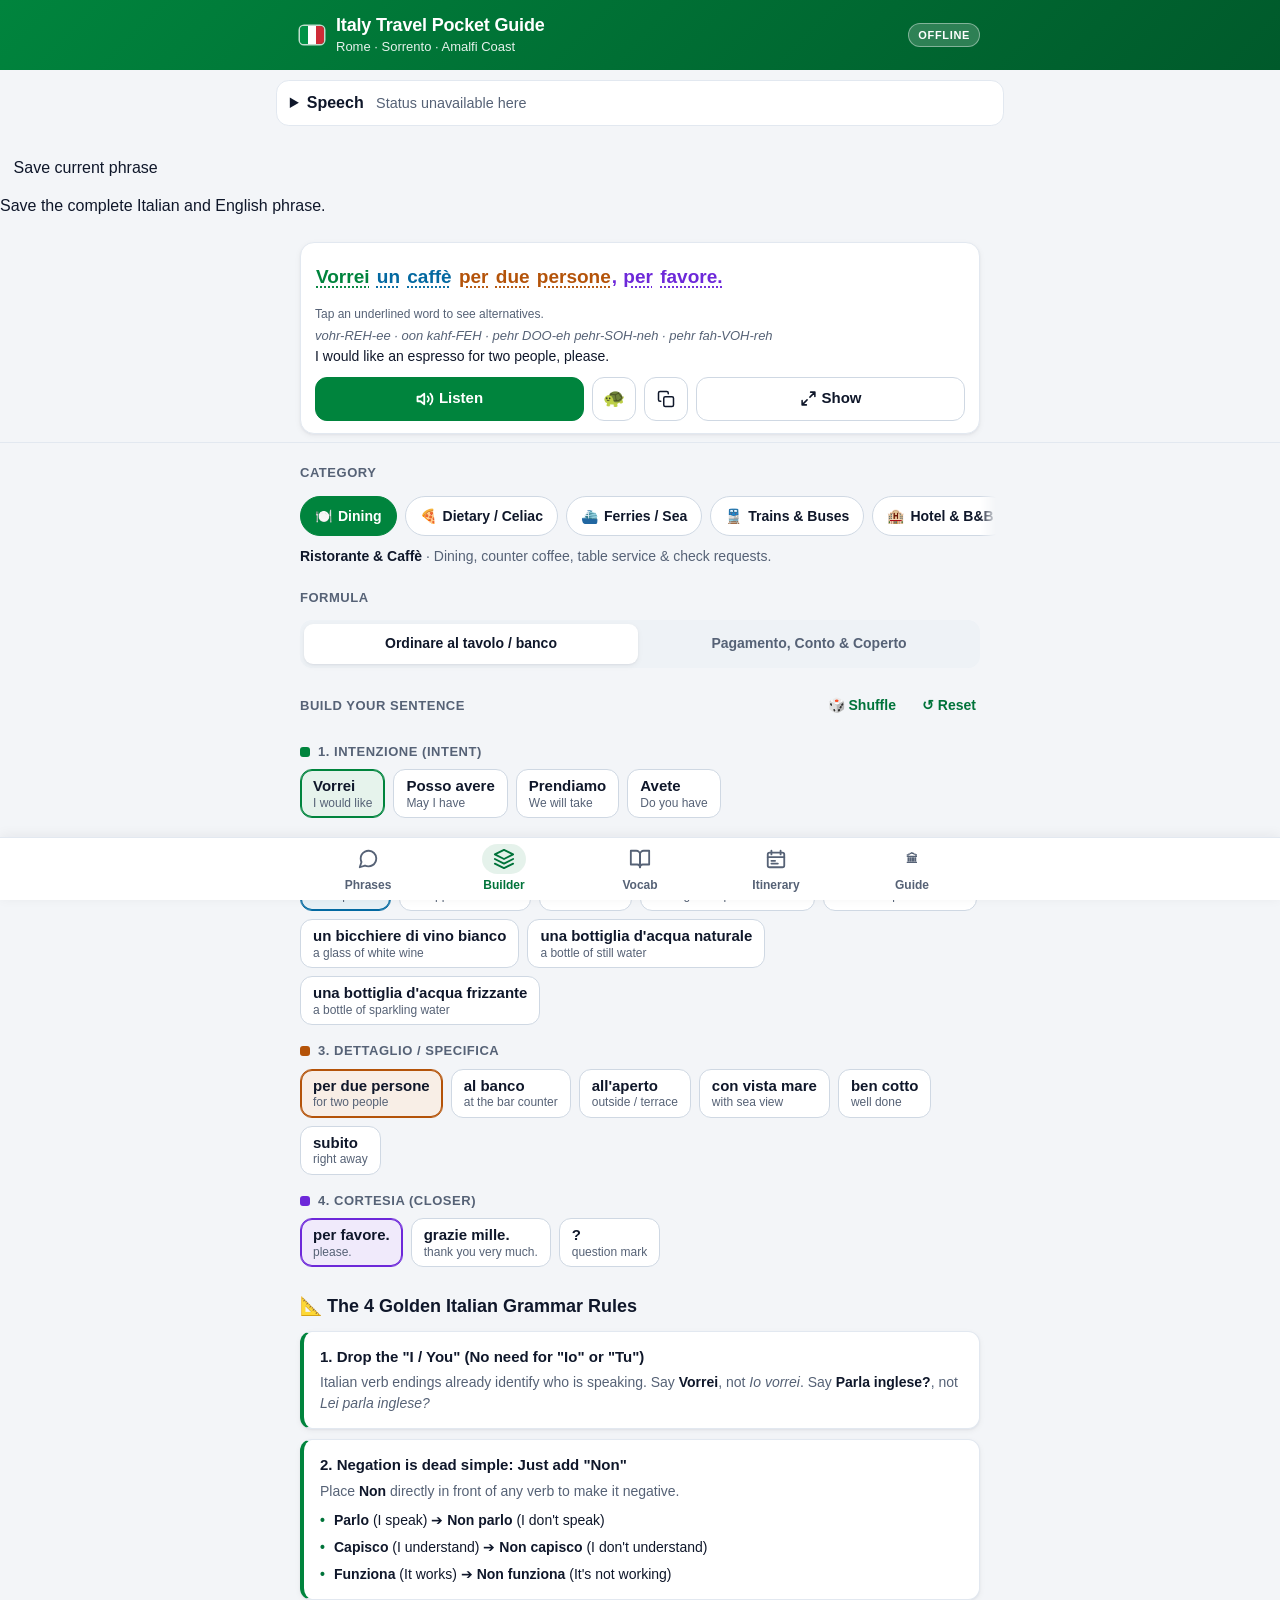
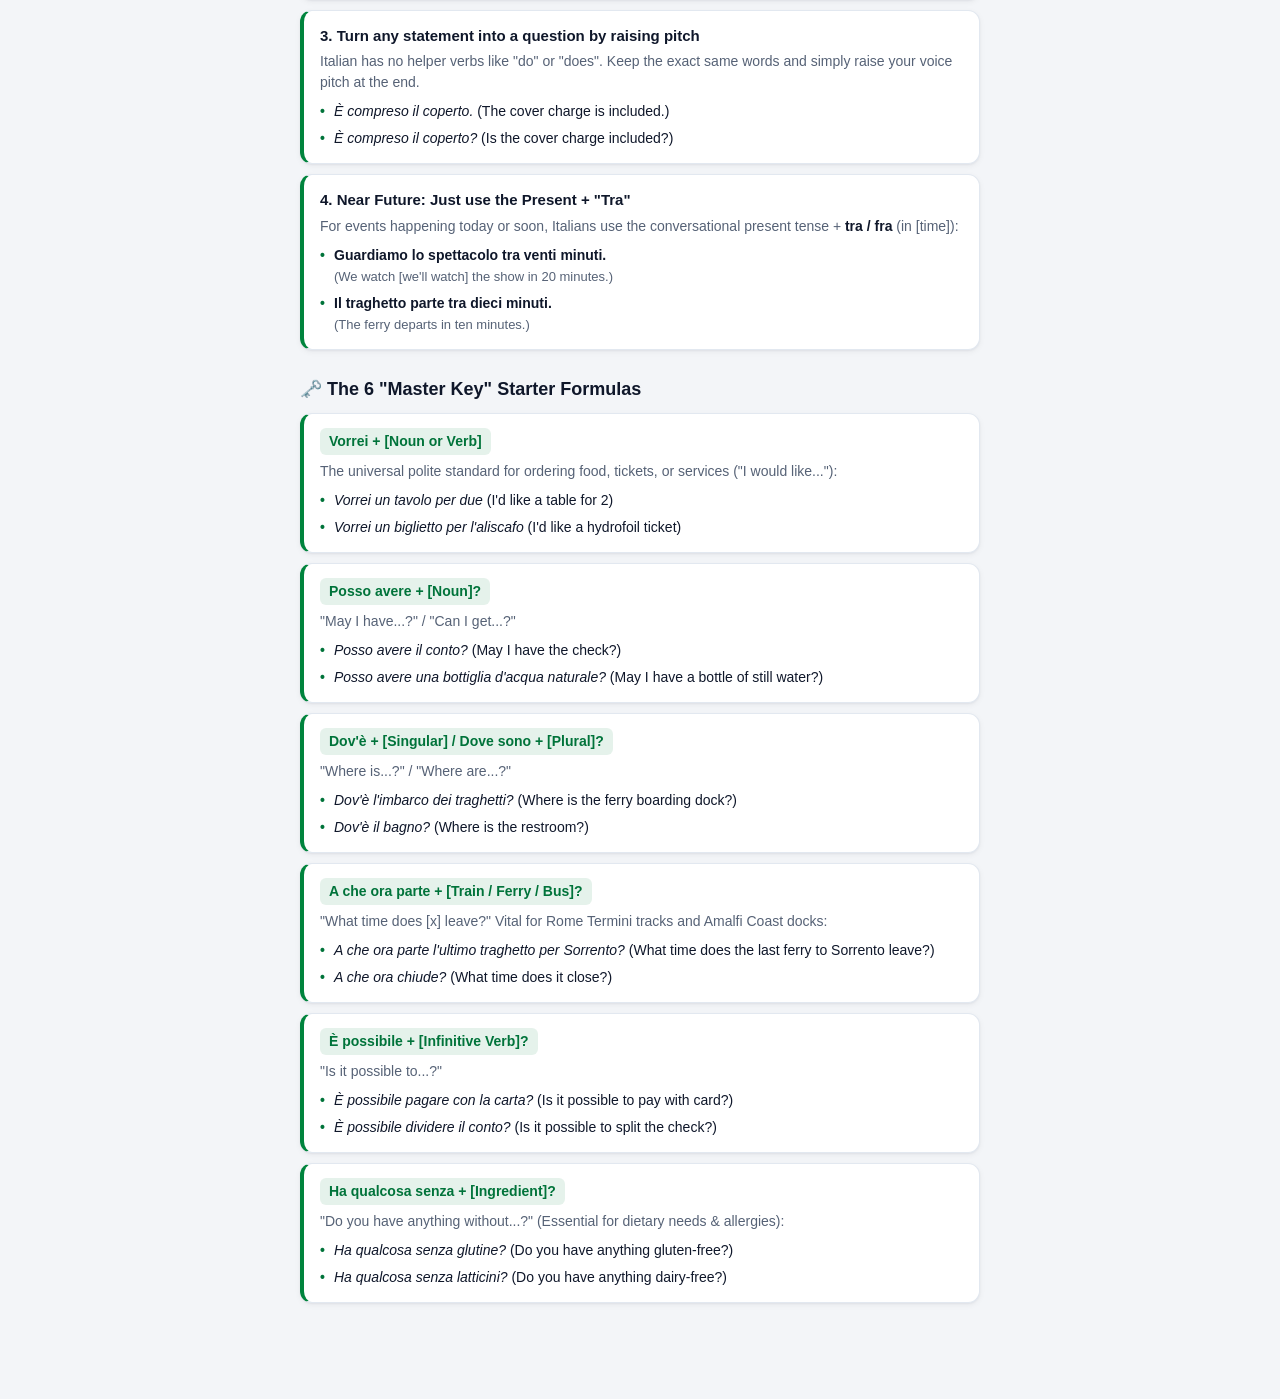
<file: index.html>
<!DOCTYPE html>
<html lang="en">
<head>
  <meta charset="UTF-8">
  <meta name="viewport" content="width=device-width, initial-scale=1, viewport-fit=cover">
  <meta name="color-scheme" content="light dark">
  <meta name="theme-color" content="#00843D">
  <meta name="mobile-web-app-capable" content="yes">
  <meta name="apple-mobile-web-app-capable" content="yes">
  <meta name="apple-mobile-web-app-title" content="Italy Guide">
  <title>Italy Travel Pocket Guide | Phrases &amp; Itinerary</title>
  <link rel="icon" href="data:image/svg+xml,%3Csvg xmlns='http://www.w3.org/2000/svg' viewBox='0 0 3 2'%3E%3Cpath fill='%23009246' d='M0 0h1v2H0z'/%3E%3Cpath fill='%23fff' d='M1 0h1v2H1z'/%3E%3Cpath fill='%23ce2b37' d='M2 0h1v2H2z'/%3E%3C/svg%3E">
  <link rel="apple-touch-icon" href="icons/apple-touch-icon.png">
  <link rel="manifest" href="manifest.webmanifest">
  <link rel="stylesheet" href="conversation.css">
  <link rel="stylesheet" href="today.css">
  <link rel="stylesheet" href="speech-readiness.css">
  <link rel="stylesheet" href="trip.css">
  <link rel="stylesheet" href="saved.css">
  <link rel="stylesheet" href="learning.css">
  <link rel="stylesheet" href="attachments.css">
  <link rel="stylesheet" href="places.css">
  <link rel="stylesheet" href="destination-guide.css">
  <link rel="stylesheet" href="colosseum-guide.css">
  <style>
    :root {
      color-scheme: light dark;
      --brand: #00843D; /* Italian Flag Green */
      --brand-deep: #005a2b;
      --bg: #f3f5f8;
      --surface: #ffffff;
      --surface-2: #eef2f6;
      --text: #0f172a;
      --muted: #566276;
      --border: #e2e8f0;
      --border-strong: #cfd8e3;
      --accent: #00843D;          /* fills (white text on it) */
      --accent-text: #00733a;     /* green text & icons on surfaces */
      --accent-soft: rgba(0, 132, 61, 0.1);
      --on-accent: #ffffff;
      --glass: rgba(243, 245, 248, 0.9);
      --shadow: 0 1px 2px rgba(15, 23, 42, 0.05), 0 2px 6px rgba(15, 23, 42, 0.05);
      --radius: 14px;
      --font: -apple-system, BlinkMacSystemFont, "Segoe UI", Roboto, "Helvetica Neue", Arial, sans-serif;

      /* Interlinear token colors: slot N in the builder = tok-N in the live sentence */
      --tok-1: #00843d;
      --tok-2: #0369a1;
      --tok-3: #b45309;
      --tok-4: #6d28d9;

      /* Mobile layout: bottom tab bar + notch / home-indicator safe areas */
      --nav-h: 62px;
      --safe-t: env(safe-area-inset-top, 0px);
      --safe-b: env(safe-area-inset-bottom, 0px);
      --pad-l: max(16px, env(safe-area-inset-left, 0px));
      --pad-r: max(16px, env(safe-area-inset-right, 0px));
    }

    @media (prefers-color-scheme: dark) {
      :root {
        --bg: #0b1220;
        --surface: #151e2d;
        --surface-2: #1c2738;
        --text: #e9eef5;
        --muted: #9ba8ba;
        --border: #243044;
        --border-strong: #334155;
        --accent-text: #4ade80;
        --accent-soft: rgba(74, 222, 128, 0.14);
        --glass: rgba(11, 18, 32, 0.88);
        --shadow: 0 1px 2px rgba(0, 0, 0, 0.4);

        --tok-1: #4ade80;
        --tok-2: #38bdf8;
        --tok-3: #fbbf24;
        --tok-4: #c4b5fd;
      }
    }

    *, *::before, *::after {
      box-sizing: border-box;
      margin: 0;
      padding: 0;
    }

    html {
      -webkit-text-size-adjust: 100%;
      text-size-adjust: 100%;
    }
    dialog:not([open]) { display: none; }
    html:has(dialog[open]) { overflow: hidden; }

    body {
      font-family: var(--font);
      line-height: 1.5;
      background: var(--bg);
      color: var(--text);
      -webkit-tap-highlight-color: transparent;
      padding-bottom: calc(var(--nav-h) + var(--safe-b) + 24px);
    }

    /* Backdrop behind the status bar on notched phones (zero height elsewhere) */
    body::before {
      content: "";
      position: fixed;
      top: 0;
      left: 0;
      right: 0;
      height: var(--safe-t);
      background: var(--brand-deep);
      z-index: 60;
    }

    button {
      font: inherit;
      color: inherit;
      background: none;
      border: 0;
      cursor: pointer;
      touch-action: manipulation;
      -webkit-user-select: none;
      user-select: none;
    }

    main { overflow-x: clip; }
    svg { flex-shrink: 0; }
    :focus-visible { outline: 2px solid var(--accent-text); outline-offset: 2px; }
    [hidden] { display: none !important; }

    .wrap {
      width: 100%;
      max-width: 712px;
      margin: 0 auto;
      padding-left: var(--pad-l);
      padding-right: var(--pad-r);
    }

    /* ==========================================================================
       HEADER (scrolls away so sticky tools get the full screen height)
       ========================================================================== */
    .app-header {
      background: linear-gradient(135deg, var(--brand) 0%, var(--brand-deep) 100%);
      color: #fff;
      padding: calc(var(--safe-t) + 14px) 0 14px;
    }

    .header-row {
      display: flex;
      align-items: center;
      justify-content: space-between;
      gap: 12px;
    }

    .brand {
      display: flex;
      align-items: center;
      gap: 12px;
      min-width: 0;
    }

    /* CSS flag: the 🇮🇹 emoji renders as the letters "IT" on Windows */
    .flag {
      flex: 0 0 auto;
      width: 24px;
      height: 18px;
      border-radius: 4px;
      background: linear-gradient(90deg, #009246 0 33.33%, #fff 33.33% 66.66%, #ce2b37 66.66%);
      box-shadow: 0 0 0 1.5px rgba(255, 255, 255, 0.75);
    }

    .app-title {
      font-size: 1.125rem;
      font-weight: 700;
      line-height: 1.25;
      letter-spacing: -0.01em;
    }

    .app-sub {
      font-size: 0.8125rem;
      opacity: 0.9;
    }

    .offline-badge {
      flex: 0 0 auto;
      font-size: 0.6875rem;
      font-weight: 700;
      letter-spacing: 0.06em;
      text-transform: uppercase;
      padding: 3px 9px;
      border-radius: 999px;
      background: rgba(255, 255, 255, 0.18);
      border: 1px solid rgba(255, 255, 255, 0.4);
    }

    /* ==========================================================================
       BOTTOM TAB BAR (thumb reach)
       ========================================================================== */
    .tabbar {
      position: fixed;
      left: 0;
      right: 0;
      bottom: 0;
      z-index: 50;
      background: var(--surface);
      border-top: 1px solid var(--border);
      box-shadow: 0 -2px 12px rgba(15, 23, 42, 0.06);
      padding-bottom: var(--safe-b);
    }

    .tabbar-inner {
      display: grid;
      grid-template-columns: repeat(5, minmax(0, 1fr));
      height: var(--nav-h);
    }
    .tabbar-shell { display: flex; align-items: stretch; }
    .tabbar-shell .tabbar-inner { flex: 1; min-width: 0; }
    #conversationNav { flex: 0 0 68px; font-size: 10px; padding-inline: 2px; }
    .tabbar .tab-icon { width: min(44px, 100%); }
    @media (max-width: 430px) { .tabbar .tab { font-size: 10px; min-width: 44px; } }
    #builderConversation { grid-column: 1 / -1; }
    #builderConversation[hidden], #conversationNav[hidden] { display: none; }

    .tab {
      display: flex;
      flex-direction: column;
      align-items: center;
      justify-content: center;
      gap: 2px;
      font-size: 0.75rem;
      font-weight: 600;
      color: var(--muted);
    }

    .tab-icon {
      display: grid;
      place-items: center;
      width: 56px;
      height: 30px;
      border-radius: 999px;
      transition: background-color 0.2s, transform 0.1s;
    }

    .tab[aria-selected="true"] { color: var(--accent-text); }
    .tab[aria-selected="true"] .tab-icon { background: var(--accent-soft); }
    .tab:active .tab-icon { transform: scale(0.94); }

    /* The itinerary reads like a compact travel journal: dates lead, details follow. */
    .itinerary-hero {
      margin: 16px 0 8px;
      padding: 20px;
      border-radius: var(--radius);
      background: var(--brand-deep);
      color: #fff;
    }
    .itinerary-kicker {
      font-size: 0.75rem;
      font-weight: 700;
      letter-spacing: 0.08em;
      text-transform: uppercase;
      opacity: 0.85;
    }
    .itinerary-hero h2 { font-size: clamp(1.4rem, 5vw, 1.8rem); line-height: 1.2; margin: 6px 0; }
    .itinerary-hero p:last-child { font-size: 0.875rem; opacity: 0.9; }
    .itinerary-nav { margin-bottom: 12px; }
    .itinerary-nav .pill { text-decoration: none; }
    .itinerary-map-hint { color: var(--muted); font-size: 0.8125rem; margin: 0 0 12px; }
    .map-link { color: var(--accent-text); text-decoration: underline; text-underline-offset: 2px; }
    .itinerary-day { margin: 0 0 16px; scroll-margin-top: 16px; overflow: hidden; }
    .itinerary-day-head { padding: 16px 18px; border-bottom: 1px solid var(--border); }
    .itinerary-date { color: var(--accent-text); font-size: 0.75rem; font-weight: 800; letter-spacing: 0.07em; text-transform: uppercase; }
    .itinerary-day h3 { font-size: 1.125rem; line-height: 1.3; margin-top: 4px; }
    .itinerary-events { list-style: none; padding: 4px 18px 8px; }
    .itinerary-events li { display: grid; grid-template-columns: 82px minmax(0, 1fr); gap: 12px; padding: 12px 0; }
    .itinerary-events li + li { border-top: 1px solid var(--border); }
    .itinerary-time { color: var(--muted); font-size: 0.8125rem; font-weight: 700; line-height: 1.45; }
    .itinerary-event { font-size: 0.875rem; min-width: 0; }
    .itinerary-event strong { color: var(--text); }
    .itinerary-event .detail { display: block; margin-top: 3px; color: var(--muted); }
    .itinerary-language { border-top: 1px solid var(--border); }
    .itinerary-language summary { padding: 14px 18px; color: var(--accent-text); font-size: 0.875rem; font-weight: 700; cursor: pointer; }
    .itinerary-language summary span { display: block; margin-top: 2px; color: var(--muted); font-size: 0.75rem; font-weight: 400; }
    .itinerary-language-body { padding: 0 18px 16px; }
    .itinerary-language h4 { margin: 12px 0 5px; color: var(--muted); font-size: 0.75rem; text-transform: uppercase; letter-spacing: 0.05em; }
    .itinerary-line { display: flex; align-items: center; justify-content: space-between; gap: 10px; padding: 7px 0; }
    .itinerary-line + .itinerary-line { border-top: 1px solid var(--border); }
    .itinerary-line-text { min-width: 0; }
    .itinerary-it { display: block; color: var(--text); font-size: 0.875rem; font-weight: 700; }
    .itinerary-en { display: block; margin-top: 2px; color: var(--muted); font-size: 0.8125rem; }
    .itinerary-audio { flex: 0 0 44px; width: 44px; height: 44px; border-radius: 50%; background: var(--accent-soft); color: var(--accent-text); font-size: 1.125rem; }
    .itinerary-audio.is-speaking { background: var(--accent); color: var(--on-accent); }
    @media (max-width: 360px) {
      .itinerary-events li { grid-template-columns: 68px minmax(0, 1fr); gap: 8px; }
      .tab { font-size: 0.6875rem; }
    }

    /* ==========================================================================
       STICKY TOOLBARS (phrase search / builder HUD)
       ========================================================================== */
    .toolbar,
    .hud {
      position: sticky;
      top: var(--safe-t);
      z-index: 40;
      background: var(--bg);
      background: var(--glass);
      -webkit-backdrop-filter: saturate(160%) blur(14px);
      backdrop-filter: saturate(160%) blur(14px);
      border-bottom: 1px solid var(--border);
    }

    .toolbar { padding-top: 12px; }
    .hud { padding: 8px 0; }

    /* Search */
    .search { position: relative; }

    .search-icon {
      position: absolute;
      left: 13px;
      top: 50%;
      transform: translateY(-50%);
      color: var(--muted);
      pointer-events: none;
    }

    .search-input {
      width: 100%;
      height: 44px;
      padding: 0 44px 0 40px;
      font: inherit;
      font-size: 16px; /* 16px+ stops iOS from zooming on focus */
      color: var(--text);
      background: var(--surface);
      border: 1px solid var(--border-strong);
      border-radius: 12px;
      -webkit-appearance: none;
      appearance: none;
    }
    .search-input::placeholder { color: var(--muted); opacity: 1; }
    .search-input::-webkit-search-cancel-button,
    .search-input::-webkit-search-decoration { -webkit-appearance: none; appearance: none; }
    .search-input:focus {
      outline: none;
      border-color: var(--accent);
      box-shadow: 0 0 0 3px var(--accent-soft);
    }

    .search-clear {
      position: absolute;
      top: 0;
      right: 0;
      width: 44px;
      height: 44px;
      display: grid;
      place-items: center;
      color: var(--muted);
      border-radius: 12px;
    }

    /* Horizontal pill rails: bleed to the screen edges, fade to hint at more */
    .rail {
      display: flex;
      gap: 8px;
      overflow-x: auto;
      margin: 0 calc(-1 * var(--pad-r)) 0 calc(-1 * var(--pad-l));
      padding: 10px var(--pad-r) 10px var(--pad-l);
      scrollbar-width: none;
      overscroll-behavior-x: contain;
      -webkit-mask-image: linear-gradient(90deg, transparent 0, #000 var(--pad-l), #000 calc(100% - var(--pad-r)), transparent 100%);
      mask-image: linear-gradient(90deg, transparent 0, #000 var(--pad-l), #000 calc(100% - var(--pad-r)), transparent 100%);
    }
    .rail::-webkit-scrollbar { display: none; }

    .pill {
      flex: 0 0 auto;
      display: inline-flex;
      align-items: center;
      gap: 6px;
      min-height: 40px;
      padding: 0 14px;
      border-radius: 999px;
      font-size: 0.875rem;
      font-weight: 600;
      white-space: nowrap;
      color: var(--text);
      background: var(--surface);
      border: 1px solid var(--border-strong);
      transition: background-color 0.15s, border-color 0.15s, color 0.15s, transform 0.1s;
    }
    .pill:active { transform: scale(0.97); }
    .pill[aria-pressed="true"] {
      background: var(--accent);
      border-color: var(--accent);
      color: var(--on-accent);
    }

    /* ==========================================================================
       CARDS, BUTTONS & PHRASE LIST
       ========================================================================== */
    .card {
      background: var(--surface);
      border: 1px solid var(--border);
      border-radius: var(--radius);
      box-shadow: var(--shadow);
    }

    .btn {
      display: inline-flex;
      align-items: center;
      justify-content: center;
      gap: 6px;
      min-height: 44px;
      padding: 0 14px;
      border-radius: 12px;
      font-size: 0.9375rem;
      font-weight: 600;
      color: var(--text);
      background: var(--surface);
      border: 1px solid var(--border-strong);
      transition: transform 0.1s, background-color 0.15s, border-color 0.15s, color 0.15s;
    }
    .btn:active { transform: scale(0.97); }
    .btn.primary {
      background: var(--accent);
      border-color: var(--accent);
      color: var(--on-accent);
    }
    .btn.icon {
      width: 44px;
      padding: 0;
      font-size: 1.125rem;
    }
    .btn[aria-pressed="true"] {
      background: var(--accent-soft);
      border-color: var(--accent-text);
      color: var(--accent-text);
    }

    .btn.primary.is-speaking,
    .show-btn.primary.is-speaking {
      animation: pulse-ring 1.2s infinite ease-in-out;
    }

    @keyframes pulse-ring {
      0% { box-shadow: 0 0 0 0 rgba(0, 132, 61, 0.5); }
      70% { box-shadow: 0 0 0 10px rgba(0, 132, 61, 0); }
      100% { box-shadow: 0 0 0 0 rgba(0, 132, 61, 0); }
    }

    .text-btn {
      min-height: 40px;
      padding: 0 12px;
      border-radius: 999px;
      font-size: 0.875rem;
      font-weight: 600;
      color: var(--accent-text);
    }
    .text-btn:active { background: var(--accent-soft); }

    .icon-btn {
      width: 44px;
      height: 44px;
      border-radius: 50%;
      display: grid;
      place-items: center;
      background: var(--accent-soft);
      color: var(--accent-text);
      transition: transform 0.1s, background-color 0.15s, color 0.15s;
    }
    .icon-btn.subtle {
      background: transparent;
      border: 1px solid var(--border-strong);
      color: var(--muted);
    }
    .icon-btn:active { transform: scale(0.92); }
    .icon-btn.is-speaking {
      background: var(--accent);
      border-color: var(--accent);
      color: var(--on-accent);
    }

    .list-meta {
      font-size: 0.8125rem;
      color: var(--muted);
      margin: 12px 0 4px;
    }

    .group-title,
    .section-label,
    .slot-label {
      font-size: 0.8125rem;
      font-weight: 700;
      letter-spacing: 0.04em;
      text-transform: uppercase;
      color: var(--muted);
    }

    .group-title { margin: 18px 0 8px; }
    .single-cat .group-title { display: none; }

    .phrase {
      display: grid;
      grid-template-columns: minmax(0, 1fr) auto;
      column-gap: 12px;
      padding: 14px 12px 14px 16px;
      margin-bottom: 10px;
    }

    .phrase-it {
      font-size: 1.0625rem;
      font-weight: 700;
      line-height: 1.3;
      color: var(--accent-text);
    }

    .phrase-en {
      font-size: 0.9375rem;
      font-weight: 500;
      margin-top: 4px;
    }

    .phon {
      font-size: 0.8125rem;
      font-style: italic;
      line-height: 1.4;
      color: var(--muted);
      margin-top: 2px;
    }

    .phrase-actions {
      display: flex;
      flex-direction: column;
      gap: 8px;
    }

    .note {
      grid-column: 1 / -1;
      margin-top: 10px;
      padding: 8px 10px;
      border-radius: 10px;
      background: var(--surface-2);
      font-size: 0.8125rem;
      line-height: 1.45;
      color: var(--muted);
    }

    .empty {
      text-align: center;
      padding: 40px 16px;
      color: var(--muted);
    }
    .empty p { margin-bottom: 14px; }

    /* ==========================================================================
       SENTENCE BUILDER: STICKY HUD + DECK
       ========================================================================== */
    .hud-card { padding: 12px 14px; }

    .hud-it {
      font-size: 1.1875rem;
      font-weight: 700;
      line-height: 1.3;
      overflow-wrap: anywhere;
    }

    .tok { font-weight: 800; }
    .word-swap {
      font: inherit;
      color: inherit;
      background: transparent;
      padding: 5px 1px;
      border: 0;
      border-radius: 4px;
      text-decoration: underline dotted;
      text-underline-offset: 4px;
      min-height: 44px;
    }
    .word-swap:hover, .word-swap[aria-expanded="true"] { background: var(--surface); }
    .swap-hint { font-size: 0.75rem; color: var(--muted); margin-top: 6px; }
    .swap-dialog {
      width: min(440px, calc(100% - 32px));
      max-height: 75dvh;
      margin: auto;
      padding: 20px;
      color: var(--text);
      background: var(--surface);
      border: 1px solid var(--border);
      border-radius: var(--radius);
      overflow-y: auto;
    }
    .swap-dialog::backdrop { background: rgb(0 0 0 / 45%); }
    .swap-dialog .chips { flex-wrap: wrap; }
    .swap-dialog p { margin: 10px 0; }
    .swap-dialog .btn { margin-top: 16px; }
    .tok-1 { color: var(--tok-1); }
    .tok-2 { color: var(--tok-2); }
    .tok-3 { color: var(--tok-3); }
    .tok-4 { color: var(--tok-4); }

    .hud-phon {
      font-size: 0.8125rem;
      font-style: italic;
      line-height: 1.35;
      color: var(--muted);
      margin-top: 4px;
    }

    .hud-en {
      font-size: 0.875rem;
      line-height: 1.4;
      margin-top: 2px;
    }

    /* Listen | slow | copy | Show — labeled primary actions, icon-only secondary */
    .hud-actions {
      display: grid;
      grid-template-columns: minmax(0, 1fr) 44px 44px minmax(0, 1fr);
      gap: 8px;
      margin-top: 10px;
    }
    .hud-actions .btn:not(.icon) {
      gap: 5px;
      padding: 0 8px;
    }

    .deck { padding-top: 4px; }

    .deck-head {
      display: flex;
      align-items: center;
      justify-content: space-between;
      gap: 8px;
      margin-top: 18px;
    }
    .deck-head .section-label { padding: 4px 0; }
    .deck > .deck-head:first-child { margin-top: 12px; }

    .deck-tools {
      display: flex;
      gap: 2px;
      margin-right: -8px;
    }

    .cat-desc {
      font-size: 0.875rem;
      line-height: 1.45;
      color: var(--muted);
    }
    .cat-desc strong {
      font-weight: 600;
      color: var(--text);
    }

    .segmented {
      display: flex;
      gap: 4px;
      padding: 4px;
      margin-top: 8px;
      border-radius: 12px;
      background: var(--surface-2);
    }

    .segmented button {
      flex: 1;
      min-height: 40px;
      padding: 4px 10px;
      border-radius: 9px;
      font-size: 0.875rem;
      font-weight: 600;
      line-height: 1.25;
      color: var(--muted);
    }

    .segmented button[aria-pressed="true"] {
      background: var(--surface);
      color: var(--text);
      box-shadow: var(--shadow);
    }

    .slot { margin-top: 16px; }

    .slot-label {
      display: flex;
      align-items: center;
      gap: 8px;
      margin-bottom: 8px;
    }

    /* Color key linking each slot to its colored words in the HUD sentence */
    .slot-label::before {
      content: "";
      flex: 0 0 auto;
      width: 10px;
      height: 10px;
      border-radius: 3px;
      background: var(--slot-color);
    }

    .chips {
      display: flex;
      flex-wrap: wrap;
      gap: 8px;
    }

    .chip {
      display: flex;
      flex-direction: column;
      justify-content: center;
      align-items: flex-start;
      max-width: 100%;
      min-height: 48px;
      padding: 6px 12px;
      border-radius: 12px;
      text-align: left;
      background: var(--surface);
      border: 1px solid var(--border-strong);
      transition: transform 0.1s, background-color 0.15s, border-color 0.15s;
    }
    .chip:active { transform: scale(0.97); }

    .chip-it {
      font-size: 0.9375rem;
      font-weight: 600;
      line-height: 1.3;
    }

    .chip-en {
      font-size: 0.75rem;
      line-height: 1.3;
      color: var(--muted);
    }

    .chip[aria-pressed="true"] {
      border-color: var(--slot-color);
      box-shadow: inset 0 0 0 1px var(--slot-color);
      background: var(--surface-2);
      background: color-mix(in srgb, var(--slot-color) 10%, var(--surface));
    }

    @media (hover: hover) {
      .pill:hover,
      .chip:hover,
      .btn:not(.primary):hover { border-color: var(--muted); }
    }

    /* ==========================================================================
       GRAMMAR RULES & FORMULAS
       ========================================================================== */
    .section-title {
      font-size: 1.125rem;
      font-weight: 700;
      line-height: 1.3;
      margin: 28px 0 12px;
    }

    .rule-box {
      background: var(--surface);
      border: 1px solid var(--border);
      border-left: 4px solid var(--accent);
      border-radius: 12px;
      padding: 14px 16px;
      margin-bottom: 10px;
      box-shadow: var(--shadow);
    }

    .rule-title {
      font-size: 0.9375rem;
      font-weight: 700;
      margin-bottom: 4px;
    }

    .rule-desc {
      font-size: 0.875rem;
      color: var(--muted);
    }
    .rule-desc strong { color: var(--text); }

    .formula-tag {
      display: inline-block;
      margin-bottom: 6px;
      padding: 3px 9px;
      border-radius: 6px;
      background: var(--accent-soft);
      color: var(--accent-text);
      font-size: 0.875rem;
      font-weight: 700;
    }

    .example-list {
      list-style: none;
      display: flex;
      flex-direction: column;
      gap: 6px;
      margin-top: 8px;
      font-size: 0.875rem;
    }

    .example-list li {
      position: relative;
      padding-left: 14px;
    }

    .example-list li::before {
      content: "•";
      position: absolute;
      left: 0;
      color: var(--accent-text);
      font-weight: 700;
    }

    .ex-en {
      font-size: 0.8125rem;
      color: var(--muted);
    }

    /* ==========================================================================
       QUICK VOCAB (tap to hear)
       ========================================================================== */
    .vocab-intro { margin: 16px 0 0; color: var(--muted); font-size: 0.875rem; }
    .vocab-group { margin-top: 22px; }
    .vocab-group .section-title { margin-top: 0; }
    .vocab-group-count { color: var(--muted); font-size: 0.8125rem; font-weight: 500; }

    .vocab-grid {
      display: grid;
      grid-template-columns: repeat(auto-fill, minmax(136px, 1fr));
      gap: 8px;
      margin-bottom: 8px;
    }

    .vocab-item {
      position: relative;
      display: flex;
      flex-direction: column;
      justify-content: center;
      align-items: flex-start;
      min-height: 60px;
      padding: 10px 30px 10px 12px;
      border-radius: 12px;
      text-align: left;
      background: var(--surface);
      border: 1px solid var(--border);
      box-shadow: var(--shadow);
      transition: transform 0.1s, border-color 0.15s;
    }
    .vocab-item:active { transform: scale(0.97); }

    .vocab-item::after {
      content: "";
      position: absolute;
      top: 11px;
      right: 10px;
      width: 14px;
      height: 14px;
      background: var(--muted);
      -webkit-mask: url("data:image/svg+xml,%3Csvg xmlns='http://www.w3.org/2000/svg' viewBox='0 0 24 24' fill='none' stroke='black' stroke-width='2.2' stroke-linecap='round' stroke-linejoin='round'%3E%3Cpolygon points='11 5 6 9 2 9 2 15 6 15 11 19 11 5'/%3E%3Cpath d='M15.54 8.46a5 5 0 0 1 0 7.07'/%3E%3C/svg%3E") center / contain no-repeat;
      mask: url("data:image/svg+xml,%3Csvg xmlns='http://www.w3.org/2000/svg' viewBox='0 0 24 24' fill='none' stroke='black' stroke-width='2.2' stroke-linecap='round' stroke-linejoin='round'%3E%3Cpolygon points='11 5 6 9 2 9 2 15 6 15 11 19 11 5'/%3E%3Cpath d='M15.54 8.46a5 5 0 0 1 0 7.07'/%3E%3C/svg%3E") center / contain no-repeat;
    }

    .vocab-item.is-speaking {
      border-color: var(--accent);
      box-shadow: inset 0 0 0 1px var(--accent);
    }
    .vocab-item.is-speaking::after { background: var(--accent-text); }

    .vocab-it {
      font-size: 0.9375rem;
      font-weight: 700;
      line-height: 1.3;
    }

    .vocab-phon {
      font-size: 0.75rem;
      line-height: 1.4;
      color: var(--muted);
      margin-top: 4px;
      overflow-wrap: anywhere;
    }

    .vocab-en {
      font-size: 0.8125rem;
      line-height: 1.3;
      color: var(--muted);
      margin-top: 2px;
    }

    /* ==========================================================================
       "SHOW TO STAFF" CARD (full screen on phones, text flips 180°)
       ========================================================================== */
    .show-card {
      width: min(560px, calc(100% - 32px));
      max-width: none;
      margin: auto;
      padding: 0;
      border: 0;
      border-radius: 20px;
      background: #09090b;
      color: #f4f4f5;
      box-shadow: 0 25px 60px rgba(0, 0, 0, 0.6);
      overscroll-behavior: contain;
    }

    .show-card::backdrop {
      background: rgba(0, 0, 0, 0.85);
      -webkit-backdrop-filter: blur(6px);
      backdrop-filter: blur(6px);
    }

    .show-inner {
      display: flex;
      flex-direction: column;
      min-height: 440px;
      padding: 16px 20px 20px;
    }

    .show-top {
      display: flex;
      align-items: center;
      justify-content: space-between;
      gap: 12px;
      padding-bottom: 12px;
      border-bottom: 1px solid #27272a;
    }

    .show-tag {
      font-size: 0.75rem;
      font-weight: 700;
      letter-spacing: 0.06em;
      text-transform: uppercase;
      color: #7dd3fc;
    }

    .show-close {
      flex: 0 0 auto;
      width: 44px;
      height: 44px;
      border-radius: 50%;
      display: grid;
      place-items: center;
      background: #27272a;
      color: #e4e4e7;
    }

    .show-text {
      flex: 1;
      display: flex;
      flex-direction: column;
      padding: 24px 0;
      overflow-y: auto;
      transition: transform 0.35s cubic-bezier(0.4, 0, 0.2, 1);
    }
    /* "safe" vertical centering: long text still scrolls from the top */
    .show-text > :first-child { margin-top: auto; }
    .show-text > :last-child { margin-bottom: auto; }
    .show-text.flipped { transform: rotate(180deg); }

    .show-it {
      font-size: clamp(2rem, 8.5vw, 3rem);
      font-weight: 800;
      line-height: 1.2;
      color: #fef08a; /* High contrast yellow */
      overflow-wrap: anywhere;
    }

    .show-phon {
      font-size: 1rem;
      font-style: italic;
      color: #a1a1aa;
      margin-top: 16px;
    }

    .show-en {
      font-size: 1.125rem;
      color: #d4d4d8;
      margin-top: 8px;
    }

    .show-actions {
      display: grid;
      grid-template-columns: 1fr 52px 1fr;
      gap: 10px;
    }

    .show-btn {
      display: inline-flex;
      align-items: center;
      justify-content: center;
      gap: 8px;
      min-height: 52px;
      border-radius: 12px;
      border: 1px solid #3f3f46;
      background: #18181b;
      color: #fafafa;
      font-size: 0.9375rem;
      font-weight: 700;
      transition: transform 0.1s;
    }
    .show-btn:active { transform: scale(0.97); }
    .show-btn.icon { font-size: 1.25rem; }
    .show-btn.primary {
      background: var(--brand);
      border-color: var(--brand);
    }
    .show-btn[aria-pressed="true"] {
      background: #14532d;
      border-color: #4ade80;
      color: #dcfce7;
    }

    @media (max-width: 640px), (max-height: 540px) {
      .show-card {
        width: 100%;
        height: 100%;
        max-width: 100%;
        max-height: 100%;
        margin: 0;
        border-radius: 0;
      }
      .show-inner {
        height: 100%;
        min-height: 0;
        padding: calc(var(--safe-t) + 12px) var(--pad-r) calc(var(--safe-b) + 16px) var(--pad-l);
      }
    }

    /* ==========================================================================
       TOAST
       ========================================================================== */
    .toast {
      position: fixed;
      left: 50%;
      bottom: calc(var(--nav-h) + var(--safe-b) + 14px);
      z-index: 70;
      max-width: calc(100% - 32px);
      padding: 10px 18px;
      border-radius: 999px;
      background: rgba(15, 23, 42, 0.94);
      color: #fff;
      font-size: 0.875rem;
      font-weight: 600;
      text-align: center;
      box-shadow: 0 8px 24px rgba(0, 0, 0, 0.25);
      opacity: 0;
      transform: translate(-50%, 12px);
      pointer-events: none;
      transition: opacity 0.2s, transform 0.2s;
    }
    .toast.show {
      opacity: 1;
      transform: translate(-50%, 0);
    }
    .show-card .toast { bottom: calc(var(--safe-b) + 92px); }

    @media (prefers-color-scheme: dark) {
      .toast {
        background: rgba(241, 245, 249, 0.96);
        color: #0f172a;
      }
    }

    /* Small phones (320–359px) */
    @media (max-width: 359px) {
      .offline-badge,
      .hud-actions .btn:not(.icon) svg { display: none; }
    }

    /* Landscape phones: sticky bars would leave almost no room to scroll */
    @media (max-height: 540px) {
      .toolbar,
      .hud { position: static; }
    }

    @media (prefers-reduced-motion: reduce) {
      *, *::before, *::after {
        animation: none !important;
        transition: none !important;
        scroll-behavior: auto !important;
      }
    }
  </style>
</head>
<body>

  <header class="app-header">
    <div class="wrap header-row">
      <div class="brand">
        <span class="flag" aria-hidden="true"></span>
        <div>
          <h1 class="app-title">Italy Travel Pocket Guide</h1>
          <p class="app-sub">Rome · Sorrento · Amalfi Coast</p>
        </div>
      </div>
      <div class="header-actions">
        <button type="button" id="conversationEntry" class="conversation-entry" hidden>Conversation</button>
        <span class="offline-badge">Offline</span>
      </div>
    </div>
  </header>
  <div id="speech-readiness-root" hidden></div>
  <p id="personal-status" role="status" aria-live="polite" hidden></p>

  <main>
    <!-- TAB 1: PHRASES -->
    <section id="panel-phrases" class="panel" role="tabpanel" aria-labelledby="tab-phrases" hidden>
      <div class="toolbar">
        <div class="wrap">
          <form class="search" id="searchForm" role="search">
            <svg class="search-icon" width="18" height="18" viewBox="0 0 24 24" fill="none" stroke="currentColor" stroke-width="2" stroke-linecap="round" stroke-linejoin="round" aria-hidden="true"><circle cx="11" cy="11" r="8"></circle><line x1="21" y1="21" x2="16.65" y2="16.65"></line></svg>
            <input type="search" id="searchInput" class="search-input" placeholder="Search: ferry, spritz, locals…" aria-label="Search phrases" autocomplete="off" autocapitalize="off" spellcheck="false" enterkeyhint="search">
            <button type="button" class="search-clear" id="searchClear" aria-label="Clear search" hidden>
              <svg width="18" height="18" viewBox="0 0 24 24" fill="none" stroke="currentColor" stroke-width="2.2" stroke-linecap="round" aria-hidden="true"><path d="M18 6 6 18M6 6l12 12"/></svg>
            </button>
          </form>
          <div class="rail" id="phraseCats" role="group" aria-label="Filter by category"></div>
        </div>
      </div>

      <div class="wrap">
        <div id="saved-phrases-root" hidden></div>
        <p class="list-meta" id="phraseMeta" aria-live="polite"></p>
        <div id="phraseList"></div>
        <div class="empty" id="phraseEmpty" hidden>
          <p id="phraseEmptyText"></p>
          <button type="button" class="btn" id="phraseEmptyAction"></button>
        </div>
      </div>
    </section>

    <!-- TAB 2: SENTENCE BUILDER + GRAMMAR -->
    <section id="panel-builder" class="panel" role="tabpanel" aria-labelledby="tab-builder">
      <div id="saved-builder-root" hidden></div>
      <!-- The HUD only sticks while the builder deck is on screen -->
      <div class="builder">
        <div class="hud">
          <div class="wrap">
            <div class="card hud-card">
              <p class="hud-it" id="hudIt" lang="it" aria-live="polite"></p>
              <p class="swap-hint">Tap an underlined word to see alternatives.</p>
              <p class="hud-phon" id="hudPhon"></p>
              <p class="hud-en" id="hudEn"></p>
              <div class="hud-actions">
                <button type="button" class="btn primary" data-action="speak">
                  <svg width="18" height="18" viewBox="0 0 24 24" fill="none" stroke="currentColor" stroke-width="2.4" stroke-linecap="round" stroke-linejoin="round" aria-hidden="true"><polygon points="11 5 6 9 2 9 2 15 6 15 11 19 11 5"></polygon><path d="M19.07 4.93a10 10 0 0 1 0 14.14M15.54 8.46a5 5 0 0 1 0 7.07"></path></svg>
                  <span>Listen</span>
                </button>
                <button type="button" class="btn icon" data-action="slow" aria-pressed="false" aria-label="Slow audio" title="Slow audio"><span aria-hidden="true">🐢</span></button>
                <button type="button" class="btn icon" data-action="copy" aria-label="Copy Italian text" title="Copy Italian text">
                  <svg width="18" height="18" viewBox="0 0 24 24" fill="none" stroke="currentColor" stroke-width="2" stroke-linecap="round" stroke-linejoin="round" aria-hidden="true"><rect x="9" y="9" width="13" height="13" rx="2" ry="2"></rect><path d="M5 15H4a2 2 0 0 1-2-2V4a2 2 0 0 1 2-2h9a2 2 0 0 1 2 2v1"></path></svg>
                </button>
                <button type="button" class="btn" data-action="show" title="Show full screen to staff">
                  <svg width="17" height="17" viewBox="0 0 24 24" fill="none" stroke="currentColor" stroke-width="2.2" stroke-linecap="round" stroke-linejoin="round" aria-hidden="true"><path d="M15 3h6v6M9 21H3v-6M21 3l-7 7M3 21l7-7"/></svg>
                  <span>Show</span>
                </button>
                <button type="button" id="builderConversation" class="btn" data-action="conversation" hidden>Use in conversation</button>
              </div>
            </div>
          </div>
        </div>

        <div class="wrap deck">
          <div class="deck-head">
            <h2 class="section-label">Category</h2>
          </div>
          <div class="rail" id="builderCats" role="group" aria-label="Travel category"></div>
          <p class="cat-desc" id="catDesc"></p>

          <div id="tplBlock" hidden>
            <div class="deck-head">
              <h2 class="section-label" id="tplLabel">Formula</h2>
            </div>
            <div class="segmented" id="tplSwitch" role="group" aria-labelledby="tplLabel"></div>
          </div>

          <div class="deck-head">
            <h2 class="section-label">Build your sentence</h2>
            <div class="deck-tools">
              <button type="button" class="text-btn" data-action="shuffle">🎲 Shuffle</button>
              <button type="button" class="text-btn" data-action="reset">↺ Reset</button>
            </div>
          </div>
          <div id="slots"></div>
        </div>
      </div>

      <div class="wrap grammar">
        <!-- THE 4 GOLDEN ITALIAN GRAMMAR RULES -->
        <h2 class="section-title">📐 The 4 Golden Italian Grammar Rules</h2>

        <div class="rule-box">
          <div class="rule-title">1. Drop the "I / You" (No need for "Io" or "Tu")</div>
          <div class="rule-desc">Italian verb endings already identify who is speaking. Say <strong>Vorrei</strong>, not <em>Io vorrei</em>. Say <strong>Parla inglese?</strong>, not <em>Lei parla inglese?</em></div>
        </div>

        <div class="rule-box">
          <div class="rule-title">2. Negation is dead simple: Just add "Non"</div>
          <div class="rule-desc">Place <strong>Non</strong> directly in front of any verb to make it negative.</div>
          <ul class="example-list">
            <li><strong>Parlo</strong> (I speak) ➔ <strong>Non parlo</strong> (I don't speak)</li>
            <li><strong>Capisco</strong> (I understand) ➔ <strong>Non capisco</strong> (I don't understand)</li>
            <li><strong>Funziona</strong> (It works) ➔ <strong>Non funziona</strong> (It's not working)</li>
          </ul>
        </div>

        <div class="rule-box">
          <div class="rule-title">3. Turn any statement into a question by raising pitch</div>
          <div class="rule-desc">Italian has no helper verbs like "do" or "does". Keep the exact same words and simply raise your voice pitch at the end.</div>
          <ul class="example-list">
            <li><em>È compreso il coperto.</em> (The cover charge is included.)</li>
            <li><em>È compreso il coperto?</em> (Is the cover charge included?)</li>
          </ul>
        </div>

        <div class="rule-box">
          <div class="rule-title">4. Near Future: Just use the Present + "Tra"</div>
          <div class="rule-desc">For events happening today or soon, Italians use the conversational present tense + <strong>tra / fra</strong> (in [time]):</div>
          <ul class="example-list">
            <li><strong>Guardiamo lo spettacolo tra venti minuti.</strong><br><span class="ex-en">(We watch [we'll watch] the show in 20 minutes.)</span></li>
            <li><strong>Il traghetto parte tra dieci minuti.</strong><br><span class="ex-en">(The ferry departs in ten minutes.)</span></li>
          </ul>
        </div>

        <!-- THE 6 MASTER KEY FORMULAS -->
        <h2 class="section-title">🗝️ The 6 "Master Key" Starter Formulas</h2>

        <div class="rule-box">
          <span class="formula-tag">Vorrei + [Noun or Verb]</span>
          <div class="rule-desc">The universal polite standard for ordering food, tickets, or services ("I would like..."):</div>
          <ul class="example-list">
            <li><em>Vorrei un tavolo per due</em> (I'd like a table for 2)</li>
            <li><em>Vorrei un biglietto per l'aliscafo</em> (I'd like a hydrofoil ticket)</li>
          </ul>
        </div>

        <div class="rule-box">
          <span class="formula-tag">Posso avere + [Noun]?</span>
          <div class="rule-desc">"May I have...?" / "Can I get...?"</div>
          <ul class="example-list">
            <li><em>Posso avere il conto?</em> (May I have the check?)</li>
            <li><em>Posso avere una bottiglia d'acqua naturale?</em> (May I have a bottle of still water?)</li>
          </ul>
        </div>

        <div class="rule-box">
          <span class="formula-tag">Dov'è + [Singular] / Dove sono + [Plural]?</span>
          <div class="rule-desc">"Where is...?" / "Where are...?"</div>
          <ul class="example-list">
            <li><em>Dov'è l'imbarco dei traghetti?</em> (Where is the ferry boarding dock?)</li>
            <li><em>Dov'è il bagno?</em> (Where is the restroom?)</li>
          </ul>
        </div>

        <div class="rule-box">
          <span class="formula-tag">A che ora parte + [Train / Ferry / Bus]?</span>
          <div class="rule-desc">"What time does [x] leave?" Vital for Rome Termini tracks and Amalfi Coast docks:</div>
          <ul class="example-list">
            <li><em>A che ora parte l'ultimo traghetto per Sorrento?</em> (What time does the last ferry to Sorrento leave?)</li>
            <li><em>A che ora chiude?</em> (What time does it close?)</li>
          </ul>
        </div>

        <div class="rule-box">
          <span class="formula-tag">È possibile + [Infinitive Verb]?</span>
          <div class="rule-desc">"Is it possible to...?"</div>
          <ul class="example-list">
            <li><em>È possibile pagare con la carta?</em> (Is it possible to pay with card?)</li>
            <li><em>È possibile dividere il conto?</em> (Is it possible to split the check?)</li>
          </ul>
        </div>

        <div class="rule-box">
          <span class="formula-tag">Ha qualcosa senza + [Ingredient]?</span>
          <div class="rule-desc">"Do you have anything without...?" (Essential for dietary needs & allergies):</div>
          <ul class="example-list">
            <li><em>Ha qualcosa senza glutine?</em> (Do you have anything gluten-free?)</li>
            <li><em>Ha qualcosa senza latticini?</em> (Do you have anything dairy-free?)</li>
          </ul>
        </div>
      </div>
    </section>

    <!-- TAB 3: QUICK VOCABULARY -->
    <section id="panel-vocab" class="panel" role="tabpanel" aria-labelledby="tab-vocab" hidden>
      <details class="learning-pack"><summary>Listening practice</summary><div id="learning-root"></div></details>
      <div class="toolbar">
        <div class="wrap">
          <form class="search" id="vocabSearchForm" role="search">
            <svg class="search-icon" width="18" height="18" viewBox="0 0 24 24" fill="none" stroke="currentColor" stroke-width="2" stroke-linecap="round" aria-hidden="true"><circle cx="11" cy="11" r="8"></circle><line x1="21" y1="21" x2="16.65" y2="16.65"></line></svg>
            <input type="search" id="vocabSearchInput" class="search-input" placeholder="Search: train, acqua, receipt…" aria-label="Search vocabulary in Italian or English" autocomplete="off" autocapitalize="off" spellcheck="false" enterkeyhint="search">
            <button type="button" class="search-clear" id="vocabSearchClear" aria-label="Clear vocabulary search" hidden>
              <svg width="18" height="18" viewBox="0 0 24 24" fill="none" stroke="currentColor" stroke-width="2.2" stroke-linecap="round" aria-hidden="true"><path d="M18 6 6 18M6 6l12 12"/></svg>
            </button>
          </form>
          <div class="rail" id="vocabCats" role="group" aria-label="Filter vocabulary by category"></div>
        </div>
      </div>
      <div class="wrap">
        <p class="vocab-intro">Tap a word to hear it in Italian. Search works in either language.</p>
        <p class="list-meta">Pronunciation is approximate; CAPITALS mark stressed syllables. Tap a word to listen.</p>
        <p class="list-meta" id="vocabMeta" role="status" aria-live="polite"></p>
        <div id="vocabList"></div>
        <div class="empty" id="vocabEmpty" hidden>
          <p id="vocabEmptyText"></p>
          <button type="button" class="btn" id="vocabEmptyAction"></button>
        </div>
      </div>
    </section>
    <!-- TAB 4: TRIP ITINERARY -->
    <section id="panel-itinerary" class="panel" role="tabpanel" aria-labelledby="tab-itinerary" hidden>
      <div class="wrap">
        <div id="today-root" hidden></div>
        <div id="transport-root" hidden></div>
        <div id="wallet-root"></div>
        <div class="itinerary-hero">
          <p class="itinerary-kicker">September 29 – October 6, 2026</p>
          <h2>Eight days in Italy</h2>
          <p>Rome → Sorrento &amp; the Amalfi Coast → Rome</p>
        </div>
        <nav class="rail itinerary-nav" aria-label="Jump to itinerary day">
          <a class="pill" href="#itinerary-day-1">Sep 29</a><a class="pill" href="#itinerary-day-2">Sep 30</a>
          <a class="pill" href="#itinerary-day-3">Oct 1</a><a class="pill" href="#itinerary-day-4">Oct 2</a>
          <a class="pill" href="#itinerary-day-5">Oct 3</a><a class="pill" href="#itinerary-day-6">Oct 4</a>
          <a class="pill" href="#itinerary-day-7">Oct 5</a><a class="pill" href="#itinerary-day-8">Oct 6</a>
        </nav>
        <p class="itinerary-map-hint">Tap an underlined place to open Google Maps. Maps may need a connection.</p>

        <article class="card itinerary-day" id="itinerary-day-1" aria-labelledby="itinerary-title-1">
          <div class="itinerary-day-head"><p class="itinerary-date"><time datetime="2026-09-29">Day 1 · Tuesday, September 29</time></p><h3 id="itinerary-title-1">Arrival in Rome &amp; the Pantheon</h3></div>
          <ol class="itinerary-events">
            <li><span class="itinerary-time">12:00 PM</span><div class="itinerary-event"><strong>Arrive at <a class="map-link" href="https://www.google.com/maps/search/?api=1&amp;query=Rome+Fiumicino+Airport">Rome FCO</a>.</strong><span class="detail">Pick up bags and take the Leonardo Express to <a class="map-link" href="https://www.google.com/maps/search/?api=1&amp;query=Roma+Termini+station">Roma Termini</a> (30 minutes).</span></div></li>
            <li><span class="itinerary-time">Lunch</span><div class="itinerary-event"><strong><a class="map-link" href="https://www.google.com/maps/search/?api=1&amp;query=Mercato+Centrale+Roma+Termini">Mercato Centrale</a></strong> inside Roma Termini station.</div></li>
            <li><span class="itinerary-time">After 2 PM</span><div class="itinerary-event"><strong>Check in at <a class="map-link" href="https://www.google.com/maps/search/?api=1&amp;query=The+Talent+Hotel+Rome">The Talent Hotel</a>.</strong><span class="detail">Taxi from Termini (€9–11). Stay September 29, 30 and October 1.</span></div></li>
            <li><span class="itinerary-time">5–6 PM</span><div class="itinerary-event"><strong><a class="map-link" href="https://www.google.com/maps/search/?api=1&amp;query=Pantheon+Rome">Pantheon</a></strong> entry.</div></li>
            <li><span class="itinerary-time">Dinner</span><div class="itinerary-event">Explore nearby; <strong><a class="map-link" href="https://www.google.com/maps/search/?api=1&amp;query=All+Antico+Vinaio+Rome+Pantheon">All'Antico Vinaio</a></strong> is one option.</div></li>
          </ol>
        </article>

        <article class="card itinerary-day" id="itinerary-day-2" aria-labelledby="itinerary-title-2">
          <div class="itinerary-day-head"><p class="itinerary-date"><time datetime="2026-09-30">Day 2 · Wednesday, September 30</time></p><h3 id="itinerary-title-2">Colosseum &amp; Roman Forum</h3></div>
          <ol class="itinerary-events">
            <li><span class="itinerary-time">Morning</span><div class="itinerary-event">Breakfast at the hotel (included).</div></li>
            <li id="colosseum-itinerary-event"><span class="itinerary-time">Midday</span><div class="itinerary-event"><strong><a class="map-link" href="https://www.google.com/maps/search/?api=1&amp;query=Colosseum+Rome">Colosseum</a> tour.</strong><span class="detail">Arrive 15 minutes early. Afterward, take a break for snacks around <a class="map-link" href="https://www.google.com/maps/search/?api=1&amp;query=Mercato+Rionale+Monti+Rome">Mercato Rionale Monti</a> or <a class="map-link" href="https://www.google.com/maps/search/?api=1&amp;query=Mizios+street+food+Rome">Mizio’s street food</a>.</span></div></li>
            <li><span class="itinerary-time">Afternoon</span><div class="itinerary-event"><strong><a class="map-link" href="https://www.google.com/maps/search/?api=1&amp;query=Roman+Forum+Rome">Roman Forum</a> &amp; <a class="map-link" href="https://www.google.com/maps/search/?api=1&amp;query=Palatine+Hill+Rome">Palatine Hill</a>.</strong><span class="detail">Ticket is valid within 24 hours of the Colosseum visit.</span></div></li>
            <li><span class="itinerary-time">7:30 PM</span><div class="itinerary-event"><strong>Dinner reservation: <a class="map-link" href="https://www.google.com/maps/search/?api=1&amp;query=La+Taverna+dei+Fori+Imperiali+Via+della+Madonna+dei+Monti+9+Rome">La Taverna dei Fori Imperiali</a>.</strong><span class="detail">Via della Madonna Dei Monti 9.</span></div></li>
          </ol>
        </article>

        <article class="card itinerary-day" id="itinerary-day-3" aria-labelledby="itinerary-title-3">
          <div class="itinerary-day-head"><p class="itinerary-date"><time datetime="2026-10-01">Day 3 · Thursday, October 1</time></p><h3 id="itinerary-title-3">Vatican, Spanish Steps &amp; Trevi Fountain</h3></div>
          <ol class="itinerary-events">
            <li><span class="itinerary-time">7:30 AM</span><div class="itinerary-event"><strong>Meet the Vatican tour at <a class="map-link" href="https://www.google.com/maps/search/?api=1&amp;query=Antico+Cafe+Candia+Rome">Antico Cafe Candia</a>.</strong><span class="detail">25-minute taxi ride from the hotel.</span></div></li>
            <li><span class="itinerary-time">8–11:45 AM</span><div class="itinerary-event"><strong>Guided <a class="map-link" href="https://www.google.com/maps/search/?api=1&amp;query=Vatican+Museums+Rome">Vatican</a> &amp; <a class="map-link" href="https://www.google.com/maps/search/?api=1&amp;query=St+Peters+Basilica+Vatican+City">St. Peter's Basilica</a> tour.</strong></div></li>
            <li><span class="itinerary-time">Lunch</span><div class="itinerary-event"><strong><a class="map-link" href="https://www.google.com/maps/search/?api=1&amp;query=Becco+Piazzale+degli+Eroi+7+Rome">Becco</a></strong> (Piazzale degli Eroi 7), then browse <a class="map-link" href="https://www.google.com/maps/search/?api=1&amp;query=Mercato+Trionfale+Rome">Mercato Trionfale</a> for desserts.</div></li>
            <li><span class="itinerary-time">Afternoon</span><div class="itinerary-event">Taxi back to the hotel to rest, then walk to the <strong><a class="map-link" href="https://www.google.com/maps/search/?api=1&amp;query=Spanish+Steps+Rome">Spanish Steps</a></strong> and finish at the <strong><a class="map-link" href="https://www.google.com/maps/search/?api=1&amp;query=Trevi+Fountain+Rome">Trevi Fountain</a></strong>.</div></li>
            <li><span class="itinerary-time">Dinner</span><div class="itinerary-event"><strong><a class="map-link" href="https://www.google.com/maps/search/?api=1&amp;query=Pinsitaly+Trevi+Rome">Pinsitaly Trevi</a></strong> by the fountain.</div></li>
          </ol>
        </article>

        <article class="card itinerary-day" id="itinerary-day-4" aria-labelledby="itinerary-title-4">
          <div class="itinerary-day-head"><p class="itinerary-date"><time datetime="2026-10-02">Day 4 · Friday, October 2</time></p><h3 id="itinerary-title-4">Train to Naples &amp; ferry to Sorrento</h3></div>
          <ol class="itinerary-events">
            <li><span class="itinerary-time">Morning</span><div class="itinerary-event">Breakfast at the hotel, then taxi to <a class="map-link" href="https://www.google.com/maps/search/?api=1&amp;query=Roma+Termini+station">Roma Termini</a>.</div></li>
            <li><span class="itinerary-time">11:40 AM<br>– 1:00 PM</span><div class="itinerary-event"><strong>Italo First Class train #9998</strong> from Roma Termini to <a class="map-link" href="https://www.google.com/maps/search/?api=1&amp;query=Napoli+Centrale+station">Naples Central</a>.</div></li>
            <li><span class="itinerary-time">3:05–<br>3:45 PM</span><div class="itinerary-event"><strong>Alilauro ferry</strong> from <a class="map-link" href="https://www.google.com/maps/search/?api=1&amp;query=Alilauro+ferry+Naples+port">Naples Port</a> to <a class="map-link" href="https://www.google.com/maps/search/?api=1&amp;query=Sorrento+ferry+port">Sorrento</a>.</div></li>
            <li><span class="itinerary-time">Check-in</span><div class="itinerary-event"><strong><a class="map-link" href="https://www.google.com/maps/search/?api=1&amp;query=Al+Centro+Suites+Sorrento">Al Centro Suites</a>.</strong><span class="detail">Seven-minute walk from the port. Stay October 2, 3 and 4.</span></div></li>
            <li><span class="itinerary-time">Evening</span><div class="itinerary-event">Grab bites from <strong><a class="map-link" href="https://www.google.com/maps/search/?api=1&amp;query=A+Marenna+Bakery+Sorrento">A’Marenna Bakery</a></strong> or <strong><a class="map-link" href="https://www.google.com/maps/search/?api=1&amp;query=Piennolo+Sorrento">Piennolo</a></strong>, stroll <a class="map-link" href="https://www.google.com/maps/search/?api=1&amp;query=Villa+Comunale+di+Sorrento">Villa Comunale di Sorrento</a> park, then have limoncello and gelato at <strong><a class="map-link" href="https://www.google.com/maps/search/?api=1&amp;query=I+Giardini+di+Cataldo+Sorrento">I Giardini di Cataldo</a></strong>.</div></li>
          </ol>
        </article>

        <article class="card itinerary-day" id="itinerary-day-5" aria-labelledby="itinerary-title-5">
          <div class="itinerary-day-head"><p class="itinerary-date"><time datetime="2026-10-03">Day 5 · Saturday, October 3</time></p><h3 id="itinerary-title-5">Pompeii day trip</h3></div>
          <ol class="itinerary-events">
            <li><span class="itinerary-time">10:00 AM</span><div class="itinerary-event"><strong>Pick up rental car at <a class="map-link" href="https://www.google.com/maps/search/?api=1&amp;query=Hertz+Corso+Italia+261%2FB+Sorrento">Hertz</a>.</strong><span class="detail">Corso Italia 261/B. International Driving Permit required; return car by 7:00 PM.</span></div></li>
            <li><span class="itinerary-time">Daytime</span><div class="itinerary-event">Drive to and explore <strong><a class="map-link" href="https://www.google.com/maps/search/?api=1&amp;query=Pompeii+Archaeological+Park">Pompeii Archaeological Park</a>.</strong><span class="detail">Bring snacks and water; use the free booklet.</span></div></li>
            <li><span class="itinerary-time">4:30 PM</span><div class="itinerary-event"><strong>Dinner reservation: <a class="map-link" href="https://www.google.com/maps/search/?api=1&amp;query=Caupona+Via+Masseria+Curato+2+Pompeii">Caupona</a>.</strong><span class="detail">Via Masseria Curato 2, Pompeii.</span></div></li>
            <li><span class="itinerary-time">By 7 PM</span><div class="itinerary-event">Return the rental car to <a class="map-link" href="https://www.google.com/maps/search/?api=1&amp;query=Hertz+Corso+Italia+261%2FB+Sorrento">Hertz in Sorrento</a>.</div></li>
          </ol>
        </article>

        <article class="card itinerary-day" id="itinerary-day-6" aria-labelledby="itinerary-title-6">
          <div class="itinerary-day-head"><p class="itinerary-date"><time datetime="2026-10-04">Day 6 · Sunday, October 4</time></p><h3 id="itinerary-title-6">Amalfi Coast tour</h3></div>
          <ol class="itinerary-events">
            <li><span class="itinerary-time">7:50 AM</span><div class="itinerary-event"><strong>Meet the group tour at <a class="map-link" href="https://www.google.com/maps/search/?api=1&amp;query=Piazza+Angelina+Lauro+Sorrento">Piazza Angelina Lauro</a>.</strong><span class="detail">Eight-hour excursion: <a class="map-link" href="https://www.google.com/maps/search/?api=1&amp;query=Positano+Italy">Positano</a> (1 hour), <a class="map-link" href="https://www.google.com/maps/search/?api=1&amp;query=Amalfi+Italy">Amalfi</a> (1 hour) and <a class="map-link" href="https://www.google.com/maps/search/?api=1&amp;query=Ravello+Italy">Ravello</a> (2 hours).</span></div></li>
            <li><span class="itinerary-time">Evening</span><div class="itinerary-event">Explore <strong><a class="map-link" href="https://www.google.com/maps/search/?api=1&amp;query=Piazza+Torquato+Tasso+Sorrento">Piazza Torquato Tasso</a></strong> (antiques and crafts market open until 8:00 PM), visit <strong><a class="map-link" href="https://www.google.com/maps/search/?api=1&amp;query=Stinga+Tarsia+Sorrento">Stinga Tarsia</a></strong> woodcrafts, then dine at <strong><a class="map-link" href="https://www.google.com/maps/search/?api=1&amp;query=Annare+Corso+Italia+198%2FB+Sorrento">Annaré</a></strong> (Corso Italia 198/B).</div></li>
          </ol>
        </article>

        <article class="card itinerary-day" id="itinerary-day-7" aria-labelledby="itinerary-title-7">
          <div class="itinerary-day-head"><p class="itinerary-date"><time datetime="2026-10-05">Day 7 · Monday, October 5</time></p><h3 id="itinerary-title-7">Return to Rome Airport</h3></div>
          <ol class="itinerary-events">
            <li><span class="itinerary-time">12:00–<br>12:45 PM</span><div class="itinerary-event"><strong>Ferry</strong> from <a class="map-link" href="https://www.google.com/maps/search/?api=1&amp;query=Sorrento+ferry+port">Sorrento</a> back to <a class="map-link" href="https://www.google.com/maps/search/?api=1&amp;query=Alilauro+ferry+Naples+port">Naples</a>.</div></li>
            <li><span class="itinerary-time">3:35–<br>4:45 PM</span><div class="itinerary-event"><strong>Italo First Class train</strong> from <a class="map-link" href="https://www.google.com/maps/search/?api=1&amp;query=Napoli+Centrale+station">Naples</a> to <a class="map-link" href="https://www.google.com/maps/search/?api=1&amp;query=Roma+Termini+station">Roma Termini</a>.<span class="detail">Includes train lounge access.</span></div></li>
            <li><span class="itinerary-time">5:20 PM</span><div class="itinerary-event"><strong>Leonardo Express</strong> from Roma Termini to <a class="map-link" href="https://www.google.com/maps/search/?api=1&amp;query=Rome+Fiumicino+Airport">FCO Airport</a>.</div></li>
            <li><span class="itinerary-time">Overnight</span><div class="itinerary-event"><strong><a class="map-link" href="https://www.google.com/maps/search/?api=1&amp;query=Hilton+Rome+Airport+Hotel">Hilton Rome Airport Hotel</a>.</strong></div></li>
          </ol>
        </article>

        <article class="card itinerary-day" id="itinerary-day-8" aria-labelledby="itinerary-title-8">
          <div class="itinerary-day-head"><p class="itinerary-date"><time datetime="2026-10-06">Day 8 · Tuesday, October 6</time></p><h3 id="itinerary-title-8">Flight home</h3></div>
          <ol class="itinerary-events"><li><span class="itinerary-time">10:00 AM</span><div class="itinerary-event"><strong>Flight departs <a class="map-link" href="https://www.google.com/maps/search/?api=1&amp;query=Rome+Fiumicino+Airport">Rome (FCO)</a>.</strong></div></li></ol>
        </article>
      </div>
    </section>
    <section id="panel-guide" class="panel" role="tabpanel" aria-labelledby="tab-guide" hidden>
      <div id="colosseum-root" class="wrap"><h2>Colosseum companion</h2><p>Loading your offline guide…</p></div>
    </section>
  </main>

  <nav class="tabbar" aria-label="Sections">
    <div class="wrap tabbar-shell">
    <div class="tabbar-inner" role="tablist">
      <button type="button" class="tab" role="tab" id="tab-phrases" data-tab="phrases" aria-controls="panel-phrases" aria-selected="false" tabindex="-1">
        <span class="tab-icon"><svg width="22" height="22" viewBox="0 0 24 24" fill="none" stroke="currentColor" stroke-width="2" stroke-linecap="round" stroke-linejoin="round" aria-hidden="true"><path d="M21 11.5a8.38 8.38 0 0 1-.9 3.8 8.5 8.5 0 0 1-7.6 4.7 8.38 8.38 0 0 1-3.8-.9L3 21l1.9-5.7a8.38 8.38 0 0 1-.9-3.8 8.5 8.5 0 0 1 4.7-7.6 8.38 8.38 0 0 1 3.8-.9h.5a8.48 8.48 0 0 1 8 8v.5z"/></svg></span>
        <span>Phrases</span>
      </button>
      <button type="button" class="tab" role="tab" id="tab-builder" data-tab="builder" aria-controls="panel-builder" aria-selected="true">
        <span class="tab-icon"><svg width="22" height="22" viewBox="0 0 24 24" fill="none" stroke="currentColor" stroke-width="2" stroke-linecap="round" stroke-linejoin="round" aria-hidden="true"><polygon points="12 2 2 7 12 12 22 7 12 2"/><polyline points="2 17 12 22 22 17"/><polyline points="2 12 12 17 22 12"/></svg></span>
        <span>Builder</span>
      </button>
      <button type="button" class="tab" role="tab" id="tab-vocab" data-tab="vocab" aria-controls="panel-vocab" aria-selected="false" tabindex="-1">
        <span class="tab-icon"><svg width="22" height="22" viewBox="0 0 24 24" fill="none" stroke="currentColor" stroke-width="2" stroke-linecap="round" stroke-linejoin="round" aria-hidden="true"><path d="M2 3h6a4 4 0 0 1 4 4v14a3 3 0 0 0-3-3H2z"/><path d="M22 3h-6a4 4 0 0 0-4 4v14a3 3 0 0 1 3-3h7z"/></svg></span>
        <span>Vocab</span>
      </button>
      <button type="button" class="tab" role="tab" id="tab-itinerary" data-tab="itinerary" aria-controls="panel-itinerary" aria-selected="false" tabindex="-1">
        <span class="tab-icon"><svg width="22" height="22" viewBox="0 0 24 24" fill="none" stroke="currentColor" stroke-width="2" stroke-linecap="round" stroke-linejoin="round" aria-hidden="true"><rect x="3" y="5" width="18" height="16" rx="2"/><path d="M7 3v4M17 3v4M3 10h18M7 14h4M7 17h7"/></svg></span>
        <span>Itinerary</span>
      </button>
      <button type="button" class="tab" role="tab" id="tab-guide" data-tab="guide" aria-controls="panel-guide" aria-selected="false" tabindex="-1">
        <span class="tab-icon" aria-hidden="true">🏛</span><span>Guide</span>
      </button>
    </div>
    <button type="button" class="tab" id="conversationNav" aria-haspopup="dialog" aria-controls="conversationDialog" hidden><span class="tab-icon" aria-hidden="true">↔</span><span>Conversation</span></button>
    </div>
  </nav>

  <!-- FULL-SCREEN "SHOW TO STAFF" CARD -->
  <dialog id="showCard" class="show-card" aria-labelledby="showTag">
    <div class="show-inner">
      <div class="show-top">
        <span class="show-tag" id="showTag">Mostra al personale · Show to staff</span>
        <button type="button" class="show-close" data-action="close" aria-label="Close">
          <svg width="20" height="20" viewBox="0 0 24 24" fill="none" stroke="currentColor" stroke-width="2.2" stroke-linecap="round" aria-hidden="true"><path d="M18 6 6 18M6 6l12 12"/></svg>
        </button>
      </div>

      <div class="show-text" id="showText">
        <p class="show-it" id="showIt" lang="it"></p>
        <p class="show-phon" id="showPhon"></p>
        <p class="show-en" id="showEn"></p>
      </div>

      <div class="show-actions">
        <button type="button" class="show-btn" data-action="flip" aria-pressed="false">
          <svg width="18" height="18" viewBox="0 0 24 24" fill="none" stroke="currentColor" stroke-width="2.2" stroke-linecap="round" stroke-linejoin="round" aria-hidden="true"><path d="M1 4v6h6"/><path d="M3.51 15a9 9 0 1 0 2.13-9.36L1 10"/></svg>
          Flip 180°
        </button>
        <button type="button" class="show-btn icon" data-action="slow" aria-pressed="false" aria-label="Slow audio" title="Slow audio"><span aria-hidden="true">🐢</span></button>
        <button type="button" class="show-btn primary" data-action="speak">
          <svg width="18" height="18" viewBox="0 0 24 24" fill="none" stroke="currentColor" stroke-width="2.4" stroke-linecap="round" stroke-linejoin="round" aria-hidden="true"><polygon points="11 5 6 9 2 9 2 15 6 15 11 19 11 5"></polygon><path d="M19.07 4.93a10 10 0 0 1 0 14.14M15.54 8.46a5 5 0 0 1 0 7.07"></path></svg>
          Listen
        </button>
      </div>
    </div>
  </dialog>

<dialog id="conversationDialog" class="conversation-dialog" aria-labelledby="conversationTitle">
  <div class="conversation-shell">
    <header class="conversation-top">
      <button type="button" id="conversationBack" class="conversation-icon" aria-label="Back" title="Back"><svg width="20" height="20" viewBox="0 0 24 24" fill="none" stroke="currentColor" stroke-width="2.4" stroke-linecap="round" stroke-linejoin="round" aria-hidden="true"><polyline points="15 18 9 12 15 6"></polyline></svg></button>
      <h2 id="conversationTitle" tabindex="-1">Your turn</h2>
      <button type="button" id="conversationNeedsSetup" aria-label="Offline setup needed" hidden>Setup</button>
      <button type="button" id="conversationFlip" class="conversation-icon" aria-label="Rotate screen" title="Rotate screen" hidden><svg width="20" height="20" viewBox="0 0 24 24" fill="none" stroke="currentColor" stroke-width="2.2" stroke-linecap="round" stroke-linejoin="round" aria-hidden="true"><path d="M1 4v6h6"/><path d="M3.51 15a9 9 0 1 0 2.13-9.36L1 10"/></svg></button>
      <button type="button" id="conversationMore" aria-label="More conversation options">More</button>
      <button type="button" id="conversationClose" class="conversation-icon" aria-label="Close conversation" title="Close conversation"><svg width="20" height="20" viewBox="0 0 24 24" fill="none" stroke="currentColor" stroke-width="2.2" stroke-linecap="round" stroke-linejoin="round" aria-hidden="true"><line x1="18" y1="6" x2="6" y2="18"></line><line x1="6" y1="6" x2="18" y2="18"></line></svg></button>
    </header>
    <section class="conversation-screen" data-screen="draft">
      <div class="conversation-body"><p id="conversationDraftPreview" class="conversation-text"></p></div>
      <div class="conversation-actions">
        <button type="button" id="conversationEdit" title="Edit English message">
          <svg class="conversation-btn-icon" width="18" height="18" viewBox="0 0 24 24" fill="none" stroke="currentColor" stroke-width="2.2" stroke-linecap="round" stroke-linejoin="round" aria-hidden="true"><path d="M17 3a2.85 2.83 0 1 1 4 4L7.5 20.5 2 22l1.5-5.5Z"></path></svg>
          <span>Edit</span>
        </button>
        <button type="button" id="conversationChoose" title="Choose from travel phrases">
          <svg class="conversation-btn-icon" width="18" height="18" viewBox="0 0 24 24" fill="none" stroke="currentColor" stroke-width="2.2" stroke-linecap="round" stroke-linejoin="round" aria-hidden="true"><path d="M21 15a2 2 0 0 1-2 2H7l-4 4V5a2 2 0 0 1 2-2h14a2 2 0 0 1 2 2z"></path></svg>
          <span>Phrases</span>
        </button>
        <button type="button" id="conversationShow" class="conversation-primary" title="Translate and show in Italian">
          <svg class="conversation-btn-icon" width="18" height="18" viewBox="0 0 24 24" fill="none" stroke="currentColor" stroke-width="2.2" stroke-linecap="round" stroke-linejoin="round" aria-hidden="true"><path d="M5 12h14M12 5l7 7-7 7"/></svg>
          <span>Show in Italian</span>
        </button>
      </div>
    </section>
    <section class="conversation-screen" data-screen="italian" lang="it" hidden>
      <div class="conversation-body">
        <div id="conversationItalianUserCard" class="conversation-user-card" aria-label="Italian message, your side" hidden>
          <p class="conversation-user-eyebrow">Your side · Italiano</p>
          <p id="conversationItalianUser" class="conversation-user-text"></p>
        </div>
        <p id="conversationItalian" class="conversation-text" aria-live="polite"></p>
        <p id="conversationItalianAttribution" class="conversation-attribution" hidden><a href="https://translate.google.com/"><img src="icons/google-translate-attribution.png" width="150" alt="Tradotto con Google Translate"></a></p>
      </div>
      <div class="conversation-actions">
        <button type="button" id="conversationSpeakItalian" title="Ascolta audio in italiano">
          <svg class="conversation-btn-icon" width="18" height="18" viewBox="0 0 24 24" fill="none" stroke="currentColor" stroke-width="2.2" stroke-linecap="round" stroke-linejoin="round" aria-hidden="true"><polygon points="11 5 6 9 2 9 2 15 6 15 11 19 11 5"></polygon><path d="M19.07 4.93a10 10 0 0 1 0 14.14M15.54 8.46a5 5 0 0 1 0 7.07"></path></svg>
          <span>Ascolta</span>
        </button>
        <button type="button" id="conversationSpeakItalianSlow" title="Ascolta più piano">
          <span class="conversation-btn-icon" aria-hidden="true">🐢</span>
          <span>Più piano</span>
        </button>
        <button type="button" id="conversationRecord" class="conversation-primary" title="Rispondi parlando al microfono">
          <svg class="conversation-btn-icon" width="18" height="18" viewBox="0 0 24 24" fill="none" stroke="currentColor" stroke-width="2.2" stroke-linecap="round" stroke-linejoin="round" aria-hidden="true"><path d="M12 2a3 3 0 0 0-3 3v7a3 3 0 0 0 6 0V5a3 3 0 0 0-3-3Z"></path><path d="M19 10v2a7 7 0 0 1-14 0v-2"></path><line x1="12" y1="19" x2="12" y2="22"></line></svg>
          <span>Parla</span>
        </button>
        <button type="button" id="conversationTypeItalian" class="conversation-primary" title="Rispondi scrivendo con la tastiera">
          <svg class="conversation-btn-icon" width="18" height="18" viewBox="0 0 24 24" fill="none" stroke="currentColor" stroke-width="2.2" stroke-linecap="round" stroke-linejoin="round" aria-hidden="true"><rect x="2" y="4" width="20" height="16" rx="2"></rect><line x1="6" y1="8" x2="6.01" y2="8"></line><line x1="10" y1="8" x2="10.01" y2="8"></line><line x1="14" y1="8" x2="14.01" y2="8"></line><line x1="18" y1="8" x2="18.01" y2="8"></line><line x1="6" y1="12" x2="6.01" y2="12"></line><line x1="10" y1="12" x2="10.01" y2="12"></line><line x1="14" y1="12" x2="14.01" y2="12"></line><line x1="18" y1="12" x2="18.01" y2="12"></line><line x1="7" y1="16" x2="17" y2="16"></line></svg>
          <span>Scrivi</span>
        </button>
      </div>
    </section>
    <section class="conversation-screen" data-screen="reply" id="conversationReplyCard" hidden>
      <div class="conversation-body">
        <p id="conversationReply" class="conversation-text" aria-live="polite"></p>
        <p id="conversationReplyAttribution" class="conversation-attribution" hidden><a href="https://translate.google.com/"><img src="icons/google-translate-attribution.png" width="150" alt="Powered by Google Translate"></a></p>
      </div>
      <div class="conversation-actions">
        <button type="button" id="conversationNextMessage" class="conversation-primary" title="Start next message">
          <svg class="conversation-btn-icon" width="18" height="18" viewBox="0 0 24 24" fill="none" stroke="currentColor" stroke-width="2.2" stroke-linecap="round" stroke-linejoin="round" aria-hidden="true"><path d="M5 12h14M12 5l7 7-7 7"/></svg>
          <span>Next message</span>
        </button>
      </div>
    </section>
    <section class="conversation-screen" data-screen="editor" hidden>
      <div class="conversation-body"><textarea id="conversationEditor" maxlength="2000" aria-label="Edit message, current page" spellcheck="true"></textarea></div>
      <div class="conversation-actions">
        <button type="button" id="conversationEditorDone" class="conversation-primary" title="Done">
          <svg class="conversation-btn-icon" width="18" height="18" viewBox="0 0 24 24" fill="none" stroke="currentColor" stroke-width="2.4" stroke-linecap="round" stroke-linejoin="round" aria-hidden="true"><polyline points="20 6 9 17 4 12"></polyline></svg>
          <span id="conversationEditorDoneText">Done</span>
        </button>
      </div>
    </section>
    <section class="conversation-screen" data-screen="choices" hidden>
      <div class="conversation-body">
        <div id="conversationCategories" class="conversation-choices" role="group" aria-label="Category"></div>
        <div id="conversationTemplates" class="conversation-choices" role="group" aria-label="Sentence template" hidden></div>
        <div id="conversationSlots" class="conversation-choices" hidden></div>
      </div>
      <div class="conversation-actions"><button type="button" id="conversationChoiceDone">Use phrase</button></div>
    </section>
    <section class="conversation-screen" data-screen="busy" hidden>
      <div class="conversation-body"><p id="conversationStatus" class="conversation-text" role="status" aria-live="polite"></p></div>
      <div class="conversation-actions">
        <button type="button" id="conversationCancelOperation" title="Cancel current operation">
          <svg class="conversation-btn-icon" width="18" height="18" viewBox="0 0 24 24" fill="none" stroke="currentColor" stroke-width="2.2" stroke-linecap="round" stroke-linejoin="round" aria-hidden="true"><line x1="18" y1="6" x2="6" y2="18"></line><line x1="6" y1="6" x2="18" y2="18"></line></svg>
          <span>Cancel</span>
        </button>
        <button type="button" id="conversationStop" class="conversation-primary" hidden title="Stop recording">
          <svg class="conversation-btn-icon" width="18" height="18" viewBox="0 0 24 24" fill="currentColor" stroke="none" aria-hidden="true"><rect x="6" y="6" width="12" height="12" rx="2"></rect></svg>
          <span>Ferma</span>
        </button>
      </div>
    </section>
    <section class="conversation-screen" data-screen="error" hidden>
      <div class="conversation-body" data-small><p id="conversationError" class="conversation-text" role="alert"></p></div>
      <div class="conversation-actions"><button type="button" id="conversationRecover" class="conversation-primary">Back to conversation</button></div>
    </section>
    <section class="conversation-screen" data-screen="more" hidden>
      <div class="conversation-body"><div id="conversationMenu" class="conversation-choices">
        <button type="button" id="conversationReturnItalian">Show Italian message</button>
        <button type="button" id="conversationReturnReply">Read their reply</button>
        <button type="button" id="conversationSpeakEnglish">Speak English</button>
        <button type="button" id="conversationReplay">Replay Italian recording</button>
        <button type="button" id="conversationCorrect">Correct transcript</button>
        <button type="button" id="conversationOpenSetup">Setup</button>
        <button type="button" id="conversationClear">Clear conversation</button>
      </div></div><div></div>
    </section>
    <section class="conversation-screen" data-screen="setup" hidden>
      <div class="conversation-body" data-small><p id="conversationSetupText" class="conversation-text"></p></div>
      <div class="conversation-actions">
        <button type="button" id="conversationSetup">Prepare models</button>
        <button type="button" id="conversationCancelSetup" hidden>Cancel setup</button>
        <button type="button" id="conversationInstallVoice" hidden>Install voice</button>
        <button type="button" id="conversationLicenses">Licenses</button>
      </div>
    </section>
    <section class="conversation-screen" data-screen="licenses" hidden>
      <div class="conversation-body" data-small><p id="conversationLicenseText" class="conversation-text"></p></div><div></div>
    </section>
    <nav class="conversation-pager" aria-label="Conversation pages">
      <button type="button" id="conversationPrevious">Previous</button>
      <span id="conversationPage" role="status" aria-live="polite">1 / 1</span>
      <button type="button" id="conversationNext">Next</button>
    </nav>
    <!-- Canonical controller fields retain the whole exchange, never the displayed page. -->
    <div hidden aria-hidden="true">
      <textarea id="conversationDraft" maxlength="2000"></textarea>
      <textarea id="conversationTranscript" maxlength="2000"></textarea>
      <button type="button" id="conversationTranslateReply">Translate correction</button>
      <p id="conversationReady"></p><p id="conversationReadiness"></p><p id="conversationProgress"></p>
      <p id="conversationPublishedEnglish"></p><p id="conversationItalianStatus"></p><p id="conversationItalianError"></p>
      <p id="conversationTimer"></p><p id="conversationUnsupported"></p>
    </div>
  </div>
</dialog>

  <!-- TOAST NOTIFICATION -->
  <div id="toast" class="toast" role="status" aria-live="polite"></div>

  <script src="sentence-compiler.js"></script>
  <script src="user-data.js"></script>
  <script src="personal.js"></script>
  <script src="saved.js"></script>
  <script src="learning.js"></script>
  <script src="json-transfer.js"></script>
  <script src="wallet-web-port.js"></script>
  <script src="wallet-channel.js"></script>
  <script src="wallet-host.js"></script>
  <script src="wallet.js"></script>
  <script src="wallet-ui.js"></script>
  <script src="attachments.js"></script>
  <script src="places.js"></script>
  <script src="destination-guide.js"></script>
  <script src="colosseum-guide.js"></script>
  <script>
    'use strict';

    // =========================================================================
    // 1. TRAVEL CATEGORIES (shared by the phrase filter and the sentence builder)
    // =========================================================================
    const CATEGORIES = [
      { id: 'basics',    icon: '👋', label: 'Basics' },
      { id: 'dining',    icon: '🍽️', label: 'Dining',           it: 'Ristorante & Caffè',   desc: 'Dining, counter coffee, table service & check requests.' },
      { id: 'dietary',   icon: '🍕', label: 'Dietary / Celiac', it: 'Allergie & Diete',     desc: 'Celiac gluten-free, dairy, vegan, allergies & tap water.' },
      { id: 'ferry',     icon: '⛴️', label: 'Ferries / Sea',    it: 'Traghetti & Costiera', desc: 'Amalfi, Positano, Capri hydrofoils, piers & luggage.' },
      { id: 'transit',   icon: '🚆', label: 'Trains & Buses',   it: 'Treni & Bus SITA',     desc: 'Rome Termini, Circumvesuviana, Pompeii & SITA tickets.' },
      { id: 'hotel',     icon: '🏨', label: 'Hotel & B&B',      it: 'Albergo & Check-In',   desc: 'Early luggage drop, room amenities, Wi-Fi & checkout.' },
      { id: 'beach',     icon: '🏖️', label: 'Beach & Boats',    it: 'Spiaggia & Lidi',      desc: 'Renting sunbeds, umbrellas & boat charters in Positano/Capri.' },
      { id: 'sights',    icon: '🏛️', label: 'Sights & Tours',   it: 'Monumenti & Tour',     desc: 'Colosseum, Vatican, Pompeii reservations & audio guides.' },
      { id: 'aperitivo', icon: '🍷', label: 'Aperitivo & Wine', it: 'Aperitivo & Bar',      desc: 'Spritz (Aperol/Limoncello), regional wines & bar snacks.' },
      { id: 'taxi',      icon: '🚕', label: 'Taxi & Scooter',   it: 'Taxi & Scooter',       desc: 'Airport flat rates, taxi meters & renting a Vespa in Sorrento.' },
      { id: 'emergency', icon: '🚨', label: 'Urgent & Help',    it: 'Farmacia & Aiuto',     desc: 'Seasickness remedies, lost wallet/passport & urgent medical.' },
      // Conversation starters for locals, hosts, guides and drivers (Phrases tab only: no builder templates)
      { id: 'local',     icon: '🗣️', label: 'Ask a local' },
      { id: 'rome',      icon: '🏟️', label: 'Locals: Rome' },
      { id: 'sorrento',  icon: '🍋', label: 'Locals: Sorrento' },
      { id: 'amalfi',    icon: '🌊', label: 'Locals: Amalfi Coast' },
      { id: 'capri',     icon: '🏝️', label: 'Locals: Capri' },
      { id: 'naples',    icon: '🌋', label: 'Locals: Naples' },
      { id: 'calcio',    icon: '⚽', label: 'Calcio (Football)' }
    ];

    // =========================================================================
    // 2. PHRASES DATABASE (100+ TRAVEL PHRASES AND LOCAL CONVERSATION STARTERS)
    // =========================================================================
    const PHRASES = [
      // Basics & Courtesy
      { cat: 'basics', it: 'Buongiorno / Buonasera', en: 'Good morning / Good evening', phon: 'bwon-JOR-noh / bwah-nah-SEH-rah', note: 'Use buongiorno until ~1-2 PM, then switch to buonasera.' },
      { cat: 'basics', it: 'Per favore / Grazie mille', en: 'Please / Thank you very much', phon: 'pehr fah-VOH-reh / GRAHT-syeh MEE-leh', note: 'Essential politeness at all times.' },
      { cat: 'basics', it: 'Prego', en: 'You\'re welcome / After you / How can I help?', phon: 'PREH-goh', note: 'You will hear this constantly from waiters and store clerks.' },
      { cat: 'basics', it: 'Mi scusi / Permesso', en: 'Excuse me (formal) / Pardon (passing through crowd)', phon: 'mee SKOO-zee / pehr-MEHS-soh', note: 'Use "permesso" when boarding tight ferries or Rome metro.' },
      { cat: 'basics', it: 'Parla inglese?', en: 'Do you speak English?', phon: 'PAR-lah een-GLEH-zeh?', note: 'Polite question before switching to English.' },
      { cat: 'basics', it: 'Non parlo bene l\'italiano.', en: 'I don\'t speak Italian well.', phon: 'nohn PAR-loh BEH-neh leet-ahl-YAH-noh', note: 'Locals appreciate you trying!' },
      { cat: 'basics', it: 'Può ripetere più lentamente, per favore?', en: 'Could you repeat more slowly, please?', phon: 'pwoh ree-PEH-teh-reh pyoo lehn-tah-MEHN-teh, pehr fah-VOH-reh?', note: 'Great when locals speak too fast.' },
      { cat: 'basics', it: 'Scusi il disturbo.', en: 'Sorry to trouble / disturb you.', phon: 'SKOO-zee eel dees-TOOR-boh', note: 'Gold-standard polite opener before asking questions.' },

      // Dining & Trattoria
      { cat: 'dining', it: 'Un caffè al banco, per favore.', en: 'An espresso at the counter, please.', phon: 'oon kahf-FEH ahl BAHN-koh, pehr fah-VOH-reh', note: 'Fast & cheaper. In Italy "un caffè" is an espresso.' },
      { cat: 'dining', it: 'Un tavolo per due all\'aperto, per favore.', en: 'A table for two outside, please.', phon: 'oon TAH-voh-loh pehr DOO-eh ahl-lah-PEHR-toh, pehr fah-VOH-reh', note: 'Great for coastal views.' },
      { cat: 'dining', it: 'Il conto, per favore.', en: 'The check / bill, please.', phon: 'eel KOHN-toh, pehr fah-VOH-reh', note: 'Waiters rarely bring it until you ask.' },
      { cat: 'dining', it: 'Possiamo pagare con la carta?', en: 'Can we pay by card?', phon: 'pohs-SYAH-moh pah-GAH-reh kohn lah KAR-tah?', note: 'Cards widely accepted, but good to confirm.' },
      { cat: 'dining', it: 'Possiamo fare conti separati?', en: 'Can we split the check / pay separately?', phon: 'pohs-SYAH-moh FAH-reh KOHN-tee seh-pah-RAH-tee?', note: 'Ask before the bill is printed.' },
      { cat: 'dining', it: 'Posso avere acqua naturale / gassata?', en: 'May I have still / sparkling water?', phon: 'POHS-soh ah-VEH-reh AHK-wah nah-too-RAH-leh / gahs-SAH-tah?', note: 'Tap water isn\'t automatically served.' },
      { cat: 'dining', it: 'È compreso il coperto?', en: 'Is the cover charge included?', phon: 'eh kohm-PREH-zoh eel koh-PEHR-toh?', note: '"Coperto" is the bread/table service charge per head.' },
      { cat: 'dining', it: 'Da asporto, per favore.', en: 'Takeaway / To-go, please.', phon: 'dah ahs-POHR-toh, pehr fah-VOH-reh', note: 'Useful for pizza al taglio or paninis.' },
      { cat: 'dining', it: 'Qual è il piatto del giorno?', en: 'What is the special / dish of the day?', phon: 'kwahl eh eel PYAHT-toh dehl JOR-noh?', note: 'Best way to get fresh coastal seafood in Amalfi.' },

      // Dietary & Allergies
      { cat: 'dietary', it: 'Avete opzioni senza glutine per celiaci?', en: 'Do you have gluten-free options for celiacs?', phon: 'ah-VEH-teh ohp-TSYOH-nee SEHN-tsah GLOO-tee-neh pehr cheh-LYAH-chee?', note: 'Italy is world-class for celiac safety (AIC standard).' },
      { cat: 'dietary', it: 'Sono allergico alle noci / ai crostacei.', en: 'I am allergic to nuts / shellfish.', phon: 'SOH-noh ahl-LEHR-jee-koh AHL-leh NOH-chee / ah-ee kroh-STAH-cheh-ee', note: 'Vital allergy disclosure.' },
      { cat: 'dietary', it: 'È senza lattosio / formaggio?', en: 'Is it lactose-free / without cheese?', phon: 'eh SEHN-tsah laht-TOH-zyoh / for-MAHD-joh?', note: 'Helpful for dairy sensitivities.' },
      { cat: 'dietary', it: 'Avete piatti vegetariani o vegani?', en: 'Do you have vegetarian or vegan dishes?', phon: 'ah-VEH-teh PYAHT-tee veh-jeh-tah-RYAH-nee oh veh-GAH-nee?', note: 'Many pasta & vegetable dishes naturally qualify.' },
      { cat: 'dietary', it: 'Possiamo avere una caraffa d\'acqua del rubinetto?', en: 'Can we have a carafe of tap water?', phon: 'pohs-SYAH-moh ah-VEH-reh OO-nah kah-RAHF-fah DAHK-wah dehl roo-bee-NEHT-toh?', note: 'Safe and clean throughout Rome and Campania.' },

      // Ferries & Maritime (Amalfi / Sorrento / Capri)
      { cat: 'ferry', it: 'A che ora parte il traghetto per Positano / Capri?', en: 'What time does the ferry to Positano / Capri leave?', phon: 'ah keh OH-rah PAR-teh eel trah-GEHT-toh pehr...', note: 'Critical for Amalfi Coast port docks.' },
      { cat: 'ferry', it: 'Dov\'è l\'imbarco dei traghetti?', en: 'Where is the ferry boarding dock?', phon: 'doh-VEH leem-BAR-koh deh-ee trah-GEHT-tee?', note: 'Helps navigate Sorrento Marina Piccola and Amalfi port.' },
      { cat: 'ferry', it: 'Questo è l\'aliscafo veloce o il traghetto?', en: 'Is this the fast hydrofoil or regular ferry?', phon: 'KWEHS-toh eh lah-lee-SKAH-foh veh-LOH-cheh oh eel trah-GEHT-toh?', note: 'Aliscafo is faster but cancelled first in rough seas.' },
      { cat: 'ferry', it: 'C\'è un supplemento per le valigie grandi?', en: 'Is there a fee for large suitcases on the ferry?', phon: 'CHEH oon soop-pleh-MEHN-toh pehr leh vah-LEE-jeh GRAHN-dee?', note: 'Usually €1.50–€3.00 per large bag on ferries.' },
      { cat: 'ferry', it: 'I traghetti partono regolarmente con questo mare?', en: 'Are ferries running normally with this sea condition?', phon: 'ee trah-GEHT-tee PAR-toh-noh reh-goh-lar-MEHN-teh kohn KWEHS-toh MAH-reh?', note: 'High winds cancel hydrofoils to Capri.' },

      // Trains, Metro & SITA Buses
      { cat: 'transit', it: 'Da quale binario parte il treno per Roma?', en: 'Which track / platform does the train to Rome leave from?', phon: 'dah KWAH-leh bee-NAH-ryoh PAR-teh eel TREH-noh pehr ROH-mah?', note: 'Vital at Rome Termini & Napoli Centrale.' },
      { cat: 'transit', it: 'Dove posso comprare i biglietti per il bus SITA?', en: 'Where can I buy tickets for the SITA bus?', phon: 'DOH-veh POHS-soh kohm-PRAH-reh ee beel-YEHT-tee pehr eel boos SEE-tah?', note: 'Tickets are NEVER sold onboard; buy at a Tabacchi first.' },
      { cat: 'transit', it: 'Questo autobus va ad Amalfi / Positano?', en: 'Does this bus go to Amalfi / Positano?', phon: 'KWEHS-toh OW-toh-boos vah ahd ah-MAHL-fee?', note: 'Check before boarding SITA buses.' },
      { cat: 'transit', it: 'Dove posso convalidare il biglietto?', en: 'Where can I validate my ticket?', phon: 'DOH-veh POHS-soh kohn-vah-lee-DAH-reh eel beel-YEHT-toh?', note: 'Always stamp tickets in yellow/green machines before boarding!' },
      { cat: 'transit', it: 'Da dove parte la Circumvesuviana per Pompei / Sorrento?', en: 'Where does the Circumvesuviana train to Pompeii / Sorrento leave from?', phon: 'dah DOH-veh PAR-teh lah cheer-koom-veh-zoo-VYAH-nah pehr pohm-PEH-ee?', note: 'Located on the lower floor of Napoli Centrale.' },
      { cat: 'transit', it: 'Guarderemo lo spettacolo tra venti minuti.', en: 'We\'ll watch the show in 20 minutes.', phon: 'gwar-deh-REH-moh loh speht-TAH-koh-loh trah VEHN-tee mee-NOO-tee', note: 'Conversational: "Guardiamo lo spettacolo tra venti minuti."' },

      // Hotel & Accommodation
      { cat: 'hotel', it: 'Possiamo lasciare i bagagli prima del check-in?', en: 'Can we leave our luggage before check-in?', phon: 'pohs-SYAH-moh lah-SHAH-reh ee bah-GAHL-yee PREE-mah dehl check-in?', note: 'Great when arriving in Rome or Sorrento early.' },
      { cat: 'hotel', it: 'Qual è la password del Wi-Fi?', en: 'What is the Wi-Fi password?', phon: 'kwahl eh lah PASS-word dehl wee-FEE?', note: 'Front desk essential.' },
      { cat: 'hotel', it: 'L\'aria condizionata non funziona bene.', en: 'The air conditioning isn\'t working properly.', phon: 'LAH-ryah kohn-dee-tsyo-NAH-tah nohn foon-TSYOH-nah BEH-neh.', note: 'Crucial for summer heat.' },
      { cat: 'hotel', it: 'È possibile avere due cuscini / asciugamani in più?', en: 'Is it possible to have two extra pillows / towels?', phon: 'eh pohs-SEE-bee-leh ah-VEH-reh DOO-eh koo-SHEE-nee / ah-shoo-gah-MAH-nee een pyoo?', note: 'Room service inquiry.' },
      { cat: 'hotel', it: 'A che ora dobbiamo fare il check-out?', en: 'What time is check-out?', phon: 'ah keh OH-rah dohb-BYAH-moh FAH-reh eel check-out?', note: 'Confirm before departure day.' },

      // Beach & Boat Charters
      { cat: 'beach', it: 'Vorrei noleggiare due lettini e un ombrellone.', en: 'I\'d like to rent two sunbeds and an umbrella.', phon: 'vohr-REH-ee noh-lehd-JAH-reh DOO-eh leht-TEE-nee eh oon ohm-brehl-LOH-neh.', note: 'Standard phrase at private Amalfi & Positano lidi.' },
      { cat: 'beach', it: 'Quanto costa per l\'intera giornata?', en: 'How much is it for the whole day?', phon: 'KWAHN-toh KOH-stah pehr leen-TEH-rah jor-NAH-tah?', note: 'Lido rates vary significantly by row.' },
      { cat: 'beach', it: 'Dov\'è la spiaggia libera?', en: 'Where is the free public beach?', phon: 'doh-VEH lah SPYAHD-jah LEE-beh-rah?', note: 'Small free sections alongside private beach clubs.' },
      { cat: 'beach', it: 'Vorrei prenotare un tour in barca per i Faraglioni.', en: 'I\'d like to book a boat tour to the Faraglioni rocks.', phon: 'vohr-REH-ee preh-noh-TAH-reh oon tour een BAR-kah pehr ee fah-rahl-YOH-nee.', note: 'Iconic Capri coast boat trip.' },

      // Sights, Museums & Ruins
      { cat: 'sights', it: 'Abbiamo già la prenotazione online.', en: 'We already have an online reservation.', phon: 'ahb-BYAH-moh JAH lah preh-noh-tah-TSYOH-neh on-line.', note: 'Skip-the-line at Colosseum, Vatican, or Pompeii.' },
      { cat: 'sights', it: 'È obbligatorio coprire le spalle e le ginocchia?', en: 'Is it mandatory to cover shoulders and knees?', phon: 'eh ohb-blee-gah-TOH-ryoh koh-PREE-reh leh SPAHL-leh eh leh jee-NOHK-kyah?', note: 'Strictly enforced at St. Peter\'s and Italian churches.' },
      { cat: 'sights', it: 'Avete un\'audioguida in inglese?', en: 'Do you have an audio guide in English?', phon: 'ah-VEH-teh oon-ow-dyoh-GWEE-dah een een-GLEH-zeh?', note: 'Helpful for exploring Pompeii.' },
      { cat: 'sights', it: 'Dov\'è l\'ingresso / l\'uscita per i gruppi?', en: 'Where is the entrance / exit for groups / individuals?', phon: 'doh-VEH lehn-GREHS-soh / loo-SHEE-tah pehr ee GROOP-pee?', note: 'Avoid wrong lines at busy monuments.' },
      { cat: 'sights', it: 'Possiamo scattare foto qui?', en: 'Can we take photos here?', phon: 'pohs-SYAH-moh skaht-TAH-reh FOH-toh kwee?', note: 'No photos allowed in the Sistine Chapel.' },

      // Aperitivo, Wine & Nightlife
      { cat: 'aperitivo', it: 'Un Aperol Spritz e un Limoncello Spritz, per favore.', en: 'An Aperol Spritz and a Limoncello Spritz, please.', phon: 'oon AH-peh-rohl spritz eh oon lee-mohn-CHEHL-loh spritz, pehr fah-VOH-reh.', note: 'Limoncello spritz is the signature Amalfi cocktail!' },
      { cat: 'aperitivo', it: 'Ci sono gli stuzzichini con l\'aperitivo?', en: 'Do snacks / appetizers come with the aperitivo?', phon: 'chee SOH-noh lyee stoot-tsee-KEE-nee kohn lah-peh-ree-TEE-voh?', note: 'In Italy, drinks typically include olives, chips, or small bites.' },
      { cat: 'aperitivo', it: 'Quale vino bianco locale ci consiglia?', en: 'Which local white wine do you recommend?', phon: 'KWAH-leh VEE-noh BYAHN-koh loh-KAH-leh chee kohn-SEEL-yah?', note: 'Try Greco di Tufo or Furore bianco on the coast.' },
      { cat: 'aperitivo', it: 'Un bicchiere di vino della casa, per favore.', en: 'A glass of the house wine, please.', phon: 'oon beek-KYEH-reh dee VEE-noh dehl-lah KAH-zah, pehr fah-VOH-reh.', note: 'Inexpensive and almost always good quality.' },

      // Taxi & Scooter Rentals
      { cat: 'taxi', it: 'Quanto costa la tariffa fissa per l\'aeroporto?', en: 'How much is the flat rate to the airport?', phon: 'KWAHN-toh KOH-stah lah tah-REEF-fah FEES-sah pehr lah-eh-roh-POHR-toh?', note: 'Rome fixed rates: Fiumicino €55, Ciampino €40.' },
      { cat: 'taxi', it: 'Può accendere il tassametro, per favore?', en: 'Could you turn on the meter, please?', phon: 'pwoh aht-CHEHN-deh-reh eel tahs-SAH-meh-troh, pehr fah-VOH-reh?', note: 'Polite reminder if driver forgets meter.' },
      { cat: 'taxi', it: 'Mi può lasciare all\'angolo qui vicino?', en: 'Can you drop me off at the corner nearby?', phon: 'mee pwoh lah-SHAH-reh ahl-LAHN-goh-loh kwee vee-CHEE-noh?', note: 'Good when streets are pedestrian-only.' },
      { cat: 'taxi', it: 'Vorrei noleggiare uno scooter 125 per due giorni.', en: 'I\'d like to rent a 125cc scooter for two days.', phon: 'vohr-REH-ee noh-lehd-JAH-reh OO-noh SKOO-tehr pehr DOO-eh JOR-nee.', note: 'Popular way to explore the Sorrento peninsula.' },

      // Emergency & Pharmacy
      { cat: 'emergency', it: 'Non funziona.', en: 'It\'s not working.', phon: 'nohn foon-TSYOH-nah', note: 'For ticket validators, card readers, AC, or keycards.' },
      { cat: 'emergency', it: 'Dov\'è la farmacia più vicina?', en: 'Where is the nearest pharmacy?', phon: 'doh-VEH lah far-mah-CHEE-ah pyoo vee-CHEE-nah?', note: 'Look for glowing green cross sign.' },
      { cat: 'emergency', it: 'Cerco una medicina per il mal di mare / mal d\'auto.', en: 'I need medication for seasickness / car sickness.', phon: 'CHEHR-koh OO-nah meh-dee-CHEE-nah pehr eel mahl dee MAH-reh / mahl DOW-toh.', note: 'Ask for "Xamamina" at port pharmacies.' },
      { cat: 'emergency', it: 'Ho perso il portafoglio / il passaporto!', en: 'I lost my wallet / my passport!', phon: 'oh PEHR-soh eel pohr-tah-FOHL-yoh / eel pahs-sah-POHR-toh!', note: 'Report to Carabinieri or hotel reception.' },
      { cat: 'emergency', it: 'Ho bisogno di aiuto / Chiami il centododici (112)!', en: 'I need help / Call 112 (European emergency number)!', phon: 'oh bee-ZOHN-yoh dee ah-YOO-toh / KYAH-mee eel chehn-toh-DOH-dee-chee!', note: '112 works for police, ambulance, and fire in Italy.' },

      // Ask a local (openers that work anywhere)
      { cat: 'local', it: 'Lei è di qui?', en: 'Are you from here?', phon: 'LAY eh dee KWEE?', note: 'Many people working in tourist towns moved there; this opens that story.' },
      { cat: 'local', it: 'Cosa non dovremmo perderci, che non è nelle guide?', en: 'What shouldn\'t we miss that isn\'t in the guidebooks?', phon: 'KOH-zah nohn doh-VREHM-moh PEHR-dehr-chee, keh nohn eh NEHL-leh GWEE-deh?', note: 'Invites a real tip instead of the brochure answer.' },
      { cat: 'local', it: 'Lei dove mangia quando non lavora?', en: 'Where do you eat when you\'re not working?', phon: 'lay DOH-veh MAHN-jah KWAHN-doh nohn lah-VOH-rah?', note: 'Staff and guides usually name a family-run place tourists never find.' },
      { cat: 'local', it: 'Com\'è cambiato questo posto negli ultimi anni?', en: 'How has this place changed in recent years?', phon: 'koh-MEH kahm-BYAH-toh KWEHS-toh POH-stoh NEHL-yee OOL-tee-mee AHN-nee?', note: 'Overtourism is a live topic on the coast; expect a strong opinion either way.' },
      { cat: 'local', it: 'Come si dice questo in dialetto?', en: 'How do you say this in the local dialect?', phon: 'KOH-meh see DEE-cheh KWEHS-toh een dyah-LEHT-toh?', note: 'Romanesco and Neapolitan are proud dialects; point at something and ask.' },
      { cat: 'local', it: 'Le piace vivere qui?', en: 'Do you like living here?', phon: 'leh PYAH-cheh VEE-veh-reh kwee?', note: 'Simple and genuine; people in busy tourist towns often have mixed feelings.' },

      // Locals: Rome
      { cat: 'rome', it: 'Se potesse scegliere, in quale quartiere di Roma vivrebbe?', en: 'If you could choose, which Rome neighborhood would you live in?', phon: 'seh poh-TEHS-seh SHEHL-yeh-reh, een KWAH-leh kwar-TYEH-reh dee ROH-mah vee-VREHB-beh?', note: 'Trastevere, Monti and Testaccio are common local picks over the tourist center.' },
      { cat: 'rome', it: 'È vero che i romani lasciano la città ad agosto?', en: 'Is it true that Romans leave the city in August?', phon: 'eh VEH-roh keh ee roh-MAH-nee LAH-shah-noh lah cheet-TAH ahd ah-GOHS-toh?', note: 'Ferragosto (Aug 15) empties Rome; many family shops close for weeks.' },
      { cat: 'rome', it: 'Com\'è stato l\'anno del Giubileo per Roma?', en: 'How was the Jubilee year for Rome?', phon: 'koh-MEH STAH-toh LAHN-noh dehl joo-bee-LEH-oh pehr ROH-mah?', note: 'The 2025 Holy Year brought record pilgrim crowds and years of roadworks; Romans have views.' },
      { cat: 'rome', it: 'Preferisce la carbonara o la cacio e pepe?', en: 'Do you prefer carbonara or cacio e pepe?', phon: 'preh-feh-REE-sheh lah kar-boh-NAH-rah oh lah KAH-choh eh PEH-peh?', note: 'Romans are split; cacio e pepe is the older dish, carbonara the post-war one.' },
      { cat: 'rome', it: 'Lei dove va al mare quando fa caldo in città?', en: 'Where do you go to the sea when the city gets hot?', phon: 'lay DOH-veh vah ahl MAH-reh KWAHN-doh fah KAHL-doh een cheet-TAH?', note: 'Ostia is the quick escape; many prefer Sabaudia or Sperlonga further south.' },
      { cat: 'rome', it: 'Tifa Roma o Lazio?', en: 'Do you support Roma or Lazio?', phon: 'TEE-fah ROH-mah oh LAH-tsyoh?', note: 'The Derby della Capitale is one of Italy\'s fiercest rivalries; both share the Stadio Olimpico.' },
      { cat: 'rome', it: 'Con tutto questo traffico, è facile vivere a Roma?', en: 'With all this traffic, is it easy to live in Rome?', phon: 'kohn TOOT-toh KWEHS-toh TRAHF-fee-koh, eh FAH-chee-leh VEE-veh-reh ah ROH-mah?', note: 'Traffic, scooters and the metro are a love-hate topic for every Roman.' },
      { cat: 'rome', it: 'Qual è il punto panoramico preferito dai romani?', en: 'What\'s the Romans\' favorite viewpoint?', phon: 'kwahl eh eel POON-toh pah-noh-RAH-mee-koh preh-feh-REE-toh dah-ee roh-MAH-nee?', note: 'Gianicolo hill and the Orange Garden on the Aventine are local favorites at sunset.' },

      // Locals: Sorrento
      { cat: 'sorrento', it: 'Come si coltivano limoni così grandi?', en: 'How do you grow lemons this big?', phon: 'KOH-meh see kohl-TEE-vah-noh lee-MOH-nee koh-ZEE GRAHN-dee?', note: 'Sorrento IGP lemons grow under shaded pergolas; a natural lead into limoncello talk.' },
      { cat: 'sorrento', it: 'I pescatori di Marina Grande escono ancora ogni giorno?', en: 'Do the fishermen at Marina Grande still go out every day?', phon: 'ee pehs-kah-TOH-ree dee mah-REE-nah GRAHN-deh EHS-koh-noh ahn-KOH-rah OHN-yee JOR-noh?', note: 'Marina Grande is still a working fishing hamlet; ask what came in today.' },
      { cat: 'sorrento', it: 'Com\'è Sorrento in inverno rispetto all\'estate?', en: 'What is Sorrento like in winter compared to summer?', phon: 'koh-MEH sohr-REHN-toh een een-VEHR-noh ree-SPEHT-toh ahl-leh-STAH-teh?', note: 'Many hotels and restaurants close Nov–Mar; winter is a quiet, locals-only town.' },
      { cat: 'sorrento', it: 'Cosa pensa della Circumvesuviana?', en: 'What do you think of the Circumvesuviana train?', phon: 'KOH-zah PEHN-sah DEHL-lah cheer-koom-veh-zoo-VYAH-nah?', note: 'Famously crowded and late; locals love to complain about it.' },
      { cat: 'sorrento', it: 'Vale la pena arrivare fino a Nerano o Massa Lubrense?', en: 'Is it worth going out to Nerano or Massa Lubrense?', phon: 'VAH-leh lah PEH-nah ahr-ree-VAH-reh FEE-noh ah neh-RAH-noh oh MAHS-sah loo-BREHN-seh?', note: 'Quieter peninsula villages; Nerano is famous for spaghetti alla Nerano with zucchini.' },
      { cat: 'sorrento', it: 'Gli gnocchi alla sorrentina si fanno davvero così a casa?', en: 'Are gnocchi alla sorrentina really made like this at home?', phon: 'lyee NYOHK-kee AHL-lah sohr-rehn-TEE-nah see FAHN-noh dahv-VEH-roh koh-ZEE ah KAH-zah?', note: 'The baked tomato-mozzarella gnocchi are named for Sorrento; ask for the family version.' },
      { cat: 'sorrento', it: 'Segue il Sorrento o la Juve Stabia?', en: 'Do you follow Sorrento or Juve Stabia?', phon: 'SEH-gweh eel sohr-REHN-toh oh lah JOO-veh STAH-byah?', note: 'Lower-league clubs from Sorrento and nearby Castellammare; most locals also follow Napoli.' },

      // Locals: Amalfi Coast
      { cat: 'amalfi', it: 'Come si guida su una strada così stretta e piena di curve?', en: 'How do you drive on such a narrow, winding road?', phon: 'KOH-meh see GWEE-dah soo OO-nah STRAH-dah koh-ZEE STREHT-tah eh PYEH-nah dee KOOR-veh?', note: 'The SS163 coast road has summer traffic limits; local bus drivers are legendary.' },
      { cat: 'amalfi', it: 'Com\'è la vita qui d\'inverno, quando i turisti se ne vanno?', en: 'What\'s life like here in winter, when the tourists leave?', phon: 'koh-MEH lah VEE-tah kwee deen-VEHR-noh, KWAHN-doh ee too-REE-stee seh neh VAHN-noh?', note: 'Positano and Amalfi nearly empty out Nov–Mar; many businesses shut until spring.' },
      { cat: 'amalfi', it: 'La carta di Amalfi si produce ancora a mano?', en: 'Is Amalfi paper still made by hand?', phon: 'lah KAR-tah dee ah-MAHL-fee see proh-DOO-cheh ahn-KOH-rah ah MAH-noh?', note: 'Amalfi\'s medieval paper mills (Museo della Carta) are a quiet point of local pride.' },
      { cat: 'amalfi', it: 'Il Ravello Festival è importante per la zona?', en: 'Is the Ravello Festival important for the area?', phon: 'eel rah-VEHL-loh FEH-stee-vahl eh eem-pohr-TAHN-teh pehr lah DZOH-nah?', note: 'Summer concerts on the Villa Rufolo terrace above the sea; ask who has played.' },
      { cat: 'amalfi', it: 'Il Sentiero degli Dei è difficile?', en: 'Is the Path of the Gods difficult?', phon: 'eel sehn-TYEH-roh DEHL-yee DEH-ee eh dee-FEE-chee-leh?', note: 'The clifftop hike from Bomerano to Nocelle above Positano; locals know the best time of day.' },
      { cat: 'amalfi', it: 'È vero che i sandali di Positano si fanno ancora su misura?', en: 'Is it true Positano sandals are still made to measure?', phon: 'eh VEH-roh keh ee sahn-DAH-lee dee poh-zee-TAH-noh see FAHN-noh ahn-KOH-rah soo mee-ZOO-rah?', note: 'Handmade sandals and "moda Positano" linen date from the Dolce Vita years.' },
      { cat: 'amalfi', it: 'Come si prepara la colatura di alici di Cetara?', en: 'How is Cetara\'s anchovy colatura made?', phon: 'KOH-meh see preh-PAH-rah lah koh-lah-TOO-rah dee ah-LEE-chee dee cheh-TAH-rah?', note: 'Fermented anchovy sauce from Cetara, traditionally eaten on spaghetti on Christmas Eve.' },
      { cat: 'amalfi', it: 'Qui in Costiera si tifa Napoli o Salernitana?', en: 'Here on the coast, is it Napoli or Salernitana?', phon: 'kwee een koh-STYEH-rah see TEE-fah NAH-poh-lee oh sah-lehr-nee-TAH-nah?', note: 'The coast is in Salerno province, so loyalties split between Salernitana and Napoli.' },

      // Locals: Capri
      { cat: 'capri', it: 'Quante persone vivono a Capri d\'inverno?', en: 'How many people live on Capri in winter?', phon: 'KWAHN-teh pehr-SOH-neh VEE-voh-noh ah KAH-pree deen-VEHR-noh?', note: 'A small year-round population; the island is remarkably quiet outside summer.' },
      { cat: 'capri', it: 'Vale davvero la pena la Grotta Azzurra?', en: 'Is the Blue Grotto really worth it?', phon: 'VAH-leh dahv-VEH-roh lah PEH-nah lah GROHT-tah ahd-DZOOR-rah?', note: 'Long queues and sea closures are common; islanders have mixed feelings about the hype.' },
      { cat: 'capri', it: 'Cosa cambia tra Anacapri e Capri?', en: 'What\'s different between Anacapri and Capri town?', phon: 'KOH-zah KAHM-byah trah ah-nah-KAH-pree eh KAH-pree?', note: 'Anacapri sits higher and quieter; the two towns have a friendly old rivalry.' },
      { cat: 'capri', it: 'Si può nuotare tra i Faraglioni?', en: 'Can you swim through the Faraglioni?', phon: 'see pwoh nwoh-TAH-reh trah ee fah-rahl-YOH-nee?', note: 'Boats pass through the arch of the middle rock; swimming there is a local rite.' },
      { cat: 'capri', it: 'È vero che l\'insalata caprese è nata qui?', en: 'Is it true caprese salad was born here?', phon: 'eh VEH-roh keh leen-sah-LAH-tah kah-PREH-zeh eh NAH-tah kwee?', note: 'Islanders credit the tomato-mozzarella-basil dish to a 1920s Capri hotel kitchen.' },
      { cat: 'capri', it: 'Come gestite tutti i turisti che vengono in giornata?', en: 'How do you cope with all the day-trippers?', phon: 'KOH-meh jeh-STEE-teh TOOT-tee ee too-REE-stee keh VEHN-goh-noh een johr-NAH-tah?', note: 'Ferries land huge midday crowds; islanders have strong feelings about it.' },
      { cat: 'capri', it: 'Dove si guarda il Napoli qui sull\'isola?', en: 'Where do people watch Napoli here on the island?', phon: 'DOH-veh see GWAR-dah eel NAH-poh-lee kwee sool-LEE-zoh-lah?', note: 'No stadium on Capri; match nights happen in the bars around the Piazzetta and in Anacapri.' },

      // Locals: Naples & Pompeii
      { cat: 'naples', it: 'Preferisce la pizza da Sorbillo, da Michele o da Starita?', en: 'Do you prefer pizza from Sorbillo, Da Michele or Starita?', phon: 'preh-feh-REE-sheh lah PEET-tsah dah sohr-BEEL-loh, dah mee-KEH-leh oh dah stah-REE-tah?', note: 'Neapolitan pizzeria loyalty is fierce; there is no neutral answer.' },
      { cat: 'naples', it: 'Vivere così vicino al Vesuvio La preoccupa?', en: 'Does living so close to Vesuvius worry you?', phon: 'VEE-veh-reh koh-ZEE vee-CHEE-noh ahl veh-ZOO-vyoh lah preh-OHK-koo-pah?', note: 'Vesuvius is active; most locals live beside it with surprising calm.' },
      { cat: 'naples', it: 'Cosa ha significato per Napoli vincere lo scudetto?', en: 'What did winning the league title mean for Naples?', phon: 'KOH-zah ah seen-yee-fee-KAH-toh pehr NAH-poh-lee VEEN-cheh-reh loh skoo-DEHT-toh?', note: 'Napoli won Serie A in 2023 and 2025, the first titles since Maradona\'s in 1987 and 1990.' },
      { cat: 'naples', it: 'Perché questa strada si chiama Spaccanapoli?', en: 'Why is this street called Spaccanapoli?', phon: 'pehr-KEH KWEHS-tah STRAH-dah see KYAH-mah spahk-kah-NAH-poh-lee?', note: 'The dead-straight street "splits Naples" in two along the old Greek grid.' },
      { cat: 'naples', it: 'Consiglia più Pompei o Ercolano?', en: 'Would you recommend Pompeii or Herculaneum more?', phon: 'kohn-SEEL-yah pyoo pohm-PEH-ee oh ehr-koh-LAH-noh?', note: 'Herculaneum is smaller and better preserved; Pompeii is bigger and more famous.' },
      { cat: 'naples', it: 'Preferisce la sfogliatella riccia o la frolla?', en: 'Do you prefer the flaky sfogliatella or the shortcrust one?', phon: 'preh-feh-REE-sheh lah sfohl-yah-TEHL-lah REET-chah oh lah FROHL-lah?', note: 'Riccia is crisp and layered; frolla is soft shortcrust. A real local debate.' },
      { cat: 'naples', it: 'Vale la pena vedere le Stazioni dell\'Arte della metro?', en: 'Are the art metro stations worth seeing?', phon: 'VAH-leh lah PEH-nah veh-DEH-reh leh stah-TSYOH-nee dehl-LAHR-teh DEHL-lah MEH-troh?', note: 'Toledo and Università on Line 1 are rated among Europe\'s most beautiful metro stops.' },

      // Calcio (Football)
      { cat: 'calcio', it: 'Per chi tifa?', en: 'Who do you support?', phon: 'pehr kee TEE-fah?', note: 'A near-universal Italian icebreaker; almost everyone has a team.' },
      { cat: 'calcio', it: 'Ha visto la partita ieri sera?', en: 'Did you watch the match last night?', phon: 'ah VEES-toh lah pahr-TEE-tah YEH-ree SEH-rah?', note: 'Serie A runs August to May, with most matches on weekend evenings.' },
      { cat: 'calcio', it: 'C\'è un bar qui dove si può guardare la partita?', en: 'Is there a bar here where we can watch the match?', phon: 'cheh oon bar kwee DOH-veh see pwoh gwar-DAH-reh lah pahr-TEE-tah?', note: 'The way to find real match-day atmosphere instead of a hotel TV.' },
      { cat: 'calcio', it: 'Perché il calcio è così importante in Italia?', en: 'Why is football so important in Italy?', phon: 'pehr-KEH eel KAHL-choh eh koh-ZEE eem-pohr-TAHN-teh een ee-TAHL-yah?', note: 'Opens into city pride, family tradition and regional identity, not just sport.' },
      { cat: 'calcio', it: 'Cosa pensa della Nazionale in questo momento?', en: 'What do you think of the national team right now?', phon: 'KOH-zah PEHN-sah DEHL-lah nah-tsyoh-NAH-leh een KWEHS-toh moh-MEHN-toh?', note: 'The Azzurri missed the 2018 and 2022 World Cups; a sore and lively subject.' },
      { cat: 'calcio', it: 'Cosa pensa degli ultras?', en: 'What do you think of the ultras?', phon: 'KOH-zah PEHN-sah DEHL-yee OOL-trahs?', note: 'Organised fan groups; some see tradition and choreography, others see trouble.' },
      { cat: 'calcio', it: 'Secondo Lei, chi è stato il più grande calciatore italiano di sempre?', en: 'In your opinion, who is the greatest Italian footballer ever?', phon: 'seh-KOHN-doh lay, kee eh STAH-toh eel pyoo GRAHN-deh kahl-chah-TOH-reh ee-tahl-YAH-noh dee SEHM-preh?', note: 'Expect Baggio, Totti, Maldini or Buffon depending on age and city; Totti in Rome.' }
    ];

    // =========================================================================
    // 3. SENTENCE BUILDER TEMPLATES (4-SLOT ENGINE, keyed by category id)
    // =========================================================================
    const TEMPLATES = {
      dining: [
        {
          id: 'order_food',
          name: 'Ordinare al tavolo / banco',
          nameEn: 'Order at a table or counter',
          slots: [
            {
              key: 'slot1',
              label: '1. Intenzione (Intent)',
              options: [
                { it: 'Vorrei', en: 'I would like', phon: 'vohr-REH-ee' },
                { it: 'Posso avere', en: 'May I have', phon: 'POHS-soh ah-VEH-reh' },
                { it: 'Prendiamo', en: 'We will take', phon: 'prehn-DYAH-moh' },
                { it: 'Avete', en: 'Do you have', phon: 'ah-VEH-teh' }
              ]
            },
            {
              key: 'slot2',
              label: '2. Ordinazione (Item)',
              options: [
                { it: 'un caffè', en: 'an espresso', phon: 'oon kahf-FEH' },
                { it: 'un cappuccino', en: 'a cappuccino', phon: 'oon kahp-poot-CHEE-noh' },
                { it: 'un tavolo', en: 'a table', phon: 'oon TAH-voh-loh' },
                { it: 'una pizza margherita', en: 'a margherita pizza', phon: 'OO-nah PEET-tsah mar-geh-REE-tah' },
                { it: 'un primo di pesce', en: 'a seafood pasta course', phon: 'oon PREE-moh dee PEH-sheh' },
                { it: 'un bicchiere di vino bianco', en: 'a glass of white wine', phon: 'oon beek-KYEH-reh dee VEE-noh BYAHN-koh' },
                { it: 'una bottiglia d\'acqua naturale', en: 'a bottle of still water', phon: 'OO-nah boht-TEEL-yah DAHK-wah nah-too-RAH-leh' },
                { it: 'una bottiglia d\'acqua frizzante', en: 'a bottle of sparkling water', phon: 'OO-nah boht-TEEL-yah DAHK-wah freet-TSAHN-teh' }
              ]
            },
            {
              key: 'slot3',
              label: '3. Dettaglio / Specifica',
              options: [
                { it: 'per due persone', en: 'for two people', phon: 'pehr DOO-eh pehr-SOH-neh' },
                { it: 'al banco', en: 'at the bar counter', phon: 'ahl BAHN-koh' },
                { it: 'all\'aperto', en: 'outside / terrace', phon: 'ahl-lah-PEHR-toh' },
                { it: 'con vista mare', en: 'with sea view', phon: 'kohn VEE-stah MAH-reh' },
                { it: 'ben cotto', en: 'well done', phon: 'behn KOHT-toh' },
                { it: 'subito', en: 'right away', phon: 'SOO-bee-toh' }
              ]
            },
            {
              key: 'slot4',
              label: '4. Cortesia (Closer)',
              options: [
                { it: ', per favore.', en: ', please.', phon: 'pehr fah-VOH-reh' },
                { it: ', grazie mille.', en: ', thank you very much.', phon: 'GRAHT-syeh MEE-leh' },
                { it: '?', en: '?', phon: '?' }
              ]
            }
          ]
        },
        {
          id: 'dining_payment',
          name: 'Pagamento, Conto & Coperto',
          nameEn: 'Payment, bill & cover charge',
          slots: [
            {
              key: 'slot1',
              label: '1. Domanda',
              options: [
                { it: 'Possiamo avere', en: 'Can we have', phon: 'pohs-SYAH-moh ah-VEH-reh' },
                { it: 'È possibile pagare', en: 'Is it possible to pay', phon: 'eh pohs-SEE-bee-leh pah-GAH-reh' },
                { it: 'Nel totale è compreso', en: 'In the total is ... included', phon: 'nehl toh-TAH-leh eh kohm-PREH-zoh' },
                { it: 'È possibile dividere', en: 'Is it possible to split', phon: 'eh pohs-SEE-bee-leh dee-VEE-deh-reh' }
              ]
            },
            {
              key: 'slot2',
              label: '2. Metodo / Voce',
              options: [
                { it: 'il conto', en: 'the bill / check', phon: 'eel KOHN-toh' },
                { it: 'con la carta', en: 'by credit card', phon: 'kohn lah KAR-tah' },
                { it: 'con Apple Pay', en: 'with Apple Pay', phon: 'kohn Apple Pay' },
                { it: 'in contanti', en: 'in cash', phon: 'een kohn-TAHN-tee' },
                { it: 'il coperto', en: 'the cover charge', phon: 'eel koh-PEHR-toh' }
              ]
            },
            {
              key: 'slot3',
              label: '3. Modalità',
              options: [
                { it: 'al tavolo', en: 'at the table', phon: 'ahl TAH-voh-loh' },
                { it: 'separatamente', en: 'separately', phon: 'seh-pah-rah-tah-MEHN-teh' },
                { it: 'tutto insieme', en: 'all together', phon: 'TOOT-toh een-SYEH-meh' },
                { it: 'con la ricevuta', en: 'with the receipt', phon: 'kohn lah ree-cheh-VOO-tah' }
              ]
            },
            {
              key: 'slot4',
              label: '4. Chiusura',
              options: [
                { it: ', per favore?', en: ', please?', phon: 'pehr fah-VOH-reh?' },
                { it: '?', en: '?', phon: '?' }
              ]
            }
          ]
        }
      ],

      dietary: [
        {
          id: 'dietary_allergies',
          name: 'Celiachia, Glutine & Latticini',
          nameEn: 'Celiac disease, gluten & dairy',
          slots: [
            {
              key: 'slot1',
              label: '1. Richiesta / Avviso',
              options: [
                { it: 'Avete piatti', en: 'Do you have dishes', phon: 'ah-VEH-teh PYAHT-tee' },
                { it: 'Questo piatto è', en: 'Is this dish', phon: 'KWEHS-toh PYAHT-toh eh' },
                { it: 'Sono allergico e cerco', en: 'I am allergic and looking for', phon: 'SOH-noh ahl-LEHR-jee-koh eh CHEHR-koh' },
                { it: 'È possibile prepararlo', en: 'Is it possible to prepare it', phon: 'eh pohs-SEE-bee-leh preh-pah-RAHR-loh' }
              ]
            },
            {
              key: 'slot2',
              label: '2. Requisito / Ingrediente',
              options: [
                { it: 'senza glutine per celiaci', en: 'gluten-free for celiacs', phon: 'SEHN-tsah GLOO-tee-neh pehr cheh-LYAH-chee' },
                { it: 'senza formaggio né latticini', en: 'without cheese nor dairy', phon: 'SEHN-tsah for-MAHD-joh neh laht-tee-CHEE-nee' },
                { it: 'senza noci o frutta a guscio', en: 'without tree nuts', phon: 'SEHN-tsah NOH-chee oh FROOT-tah ah GOO-shoh' },
                { it: 'completamente vegetariano', en: 'completely vegetarian', phon: 'kohm-pleh-tah-MEHN-teh veh-jeh-tah-RYAH-noh' },
                { it: 'completamente vegano', en: 'completely vegan', phon: 'kohm-pleh-tah-MEHN-teh veh-GAH-noh' }
              ]
            },
            {
              key: 'slot3',
              label: '3. Tipo di Portata',
              options: [
                { it: 'per la pasta', en: 'for pasta', phon: 'pehr lah PAH-stah' },
                { it: 'per la pizza', en: 'for pizza', phon: 'pehr lah PEET-tsah' },
                { it: 'per il dessert', en: 'for dessert', phon: 'pehr eel dehs-SEHR' },
                { it: 'nel menù', en: 'on the menu', phon: 'nehl meh-NOO' }
              ]
            },
            {
              key: 'slot4',
              label: '4. Chiusura',
              options: [
                { it: ', per favore?', en: ', please?', phon: 'pehr fah-VOH-reh?' },
                { it: ', grazie mille.', en: ', thank you very much.', phon: 'GRAHT-syeh MEE-leh' }
              ]
            }
          ]
        }
      ],

      ferry: [
        {
          id: 'ferry_coastal',
          name: 'Aliscafi & Traghetti Costiera',
          nameEn: 'Coastal hydrofoils & ferries',
          slots: [
            {
              key: 'slot1',
              label: '1. Domanda Partenza',
              options: [
                { it: 'A che ora parte', en: 'What time leaves', phon: 'ah keh OH-rah PAR-teh' },
                { it: 'Dov\'è l\'imbarco per', en: 'Where is the boarding dock for', phon: 'doh-VEH leem-BAR-koh pehr' },
                { it: 'Questo è', en: 'Is this', phon: 'KWEHS-toh eh' },
                { it: 'C\'è un supplemento per', en: 'Is there a surcharge for', phon: 'CHEH oon soop-pleh-MEHN-toh pehr' }
              ]
            },
            {
              key: 'slot2',
              label: '2. Tipo di Nave / Bagaglio',
              options: [
                { it: 'il traghetto', en: 'the standard ferry', phon: 'eel trah-GEHT-toh' },
                { it: 'l\'aliscafo veloce', en: 'the high-speed hydrofoil', phon: 'lah-lee-SKAH-foh veh-LOH-cheh' },
                { it: 'l\'ultimo traghetto della giornata', en: 'the last ferry of the day', phon: 'LOOL-tee-moh trah-GEHT-toh dehl-lah jor-NAH-tah' },
                { it: 'la valigia grande', en: 'large suitcase', phon: 'lah vah-LEE-jah GRAHN-deh' }
              ]
            },
            {
              key: 'slot3',
              label: '3. Destinazione Costiera',
              options: [
                { it: 'per Positano', en: 'for Positano', phon: 'pehr poh-zee-TAH-noh' },
                { it: 'per Capri', en: 'for Capri', phon: 'pehr KAH-pree' },
                { it: 'per Amalfi', en: 'for Amalfi', phon: 'pehr ah-MAHL-fee' },
                { it: 'per Sorrento', en: 'for Sorrento', phon: 'pehr sohr-REHN-toh' },
                { it: 'per Salerno', en: 'for Salerno', phon: 'pehr sah-LEHR-noh' }
              ]
            },
            {
              key: 'slot4',
              label: '4. Tempo / Cortesia',
              options: [
                { it: 'oggi?', en: 'today?', phon: 'OHD-jee?' },
                { it: 'tra dieci minuti?', en: 'in 10 minutes?', phon: 'trah DYEH-chee mee-NOO-tee?' },
                { it: 'domani mattina?', en: 'tomorrow morning?', phon: 'doh-MAH-nee maht-TEE-nah?' },
                { it: ', per favore?', en: ', please?', phon: 'pehr fah-VOH-reh?' }
              ]
            }
          ]
        }
      ],

      transit: [
        {
          id: 'transit_trains',
          name: 'Treni, Metro & Bus SITA',
          nameEn: 'Trains, metro & SITA buses',
          slots: [
            {
              key: 'slot1',
              label: '1. Richiesta',
              options: [
                { it: 'Da quale binario parte', en: 'Which track does ... depart from', phon: 'dah KWAH-leh bee-NAH-ryoh PAR-teh' },
                { it: 'Dove posso convalidare', en: 'Where can I validate / stamp', phon: 'DOH-veh POHS-soh kohn-vah-lee-DAH-reh' },
                { it: 'Questo autobus va', en: 'Does this bus go', phon: 'KWEHS-toh OW-toh-boos vah' },
                { it: 'Dove posso comprare i biglietti', en: 'Where can I buy tickets', phon: 'DOH-veh POHS-soh kohm-PRAH-reh ee beel-YEHT-tee' }
              ]
            },
            {
              key: 'slot2',
              label: '2. Treno / Linea',
              options: [
                { it: 'il treno Frecciarossa per Roma', en: 'the high-speed train to Rome', phon: 'eel TREH-noh freht-chah-ROHS-sah pehr ROH-mah' },
                { it: 'la Circumvesuviana per Pompei', en: 'the Circumvesuviana to Pompeii', phon: 'lah cheer-koom-veh-zoo-VYAH-nah pehr pohm-PEH-ee' },
                { it: 'l\'autobus SITA', en: 'the SITA bus', phon: 'LOW-toh-boos SEE-tah' },
                { it: 'il biglietto del bus', en: 'the bus ticket', phon: 'eel beel-YEHT-toh dehl boos' }
              ]
            },
            {
              key: 'slot3',
              label: '3. Direzione / Fermata',
              options: [
                { it: 'a Roma Termini', en: 'at Rome Termini', phon: 'ah ROH-mah TEHR-mee-nee' },
                { it: 'ad Amalfi via Ravello', en: 'to Amalfi via Ravello', phon: 'ahd ah-MAHL-fee VEE-ah rah-VEHL-loh' },
                { it: 'a Sorrento stazione', en: 'at Sorrento station', phon: 'ah sohr-REHN-toh stah-TSYOH-neh' },
                { it: 'in stazione', en: 'in the station', phon: 'een stah-TSYOH-neh' }
              ]
            },
            {
              key: 'slot4',
              label: '4. Chiusura',
              options: [
                { it: ', per favore?', en: ', please?', phon: 'pehr fah-VOH-reh?' },
                { it: '?', en: '?', phon: '?' }
              ]
            }
          ]
        }
      ],

      hotel: [
        {
          id: 'hotel_stay',
          name: 'Check-In, Bagagli & Camera',
          nameEn: 'Check-in, luggage & room',
          slots: [
            {
              key: 'slot1',
              label: '1. Richiesta Reception',
              options: [
                { it: 'Possiamo lasciare', en: 'Can we leave', phon: 'pohs-SYAH-moh lah-SHAH-reh' },
                { it: 'È possibile avere', en: 'Is it possible to have', phon: 'eh pohs-SEE-bee-leh ah-VEH-reh' },
                { it: 'Non funziona', en: 'It is not working', phon: 'nohn foon-TSYOH-nah' },
                { it: 'A che ora è', en: 'What time is', phon: 'ah keh OH-rah eh' }
              ]
            },
            {
              key: 'slot2',
              label: '2. Servizio / Problema',
              options: [
                { it: 'i bagagli in deposito', en: 'the luggage in storage', phon: 'ee bah-GAHL-yee een deh-POH-zee-toh' },
                { it: 'l\'aria condizionata', en: 'the air conditioning', phon: 'LAH-ryah kohn-dee-tsyo-NAH-tah' },
                { it: 'la password del Wi-Fi', en: 'the Wi-Fi password', phon: 'lah password dehl Wi-Fi' },
                { it: 'due asciugamani in più', en: 'two extra towels', phon: 'DOO-eh ah-shoo-gah-MAH-nee een pyoo' },
                { it: 'la colazione', en: 'breakfast', phon: 'lah koh-lah-TSYOH-neh' }
              ]
            },
            {
              key: 'slot3',
              label: '3. Momento / Posizione',
              options: [
                { it: 'prima del check-in', en: 'before check-in', phon: 'PREE-mah dehl check-in' },
                { it: 'dopo il check-out', en: 'after check-out', phon: 'DOH-poh eel check-out' },
                { it: 'in camera mia', en: 'in my room', phon: 'een KAH-meh-rah MEE-ah' },
                { it: 'domattina', en: 'tomorrow morning', phon: 'doh-maht-TEE-nah' }
              ]
            },
            {
              key: 'slot4',
              label: '4. Chiusura',
              options: [
                { it: ', per favore?', en: ', please?', phon: 'pehr fah-VOH-reh?' },
                { it: ', grazie mille.', en: ', thank you very much.', phon: 'GRAHT-syeh MEE-leh' }
              ]
            }
          ]
        }
      ],

      beach: [
        {
          id: 'beach_lido',
          name: 'Lettini, Ombrelloni & Barche',
          nameEn: 'Sun loungers, beach umbrellas & boats',
          slots: [
            {
              key: 'slot1',
              label: '1. Noleggio / Richiesta',
              options: [
                { it: 'Vorremmo noleggiare', en: 'We would like to rent', phon: 'vohr-REHM-moh noh-lehd-JAH-reh' },
                { it: 'Quanto costa', en: 'How much is', phon: 'KWAHN-toh KOH-stah' },
                { it: 'Avete posti liberi per', en: 'Do you have free spots for', phon: 'ah-VEH-teh POH-stee LEE-beh-ree pehr' },
                { it: 'Vorrei prenotare un giro in barca per', en: 'I\'d like to book a boat tour to', phon: 'vohr-REH-ee preh-noh-TAH-reh oon JEE-roh een BAR-kah pehr' }
              ]
            },
            {
              key: 'slot2',
              label: '2. Dotazione / Tour',
              options: [
                { it: 'due lettini e un ombrellone', en: 'two sunbeds and an umbrella', phon: 'DOO-eh leht-TEE-nee eh oon ohm-brehl-LOH-neh' },
                { it: 'un lettino in prima fila', en: 'a sunbed in the first row', phon: 'oon leht-TEE-noh een PREE-mah FEE-lah' },
                { it: 'i Faraglioni di Capri', en: 'the Capri Faraglioni', phon: 'ee fah-rahl-YOH-nee dee KAH-pree' },
                { it: 'la Grotta Azzurra', en: 'the Blue Grotto', phon: 'lah GROHT-tah ahd-ZOOR-rah' }
              ]
            },
            {
              key: 'slot3',
              label: '3. Durata',
              options: [
                { it: 'per l\'intera giornata', en: 'for the whole day', phon: 'pehr leen-TEH-rah jor-NAH-tah' },
                { it: 'solo per il pomeriggio', en: 'only for the afternoon', phon: 'SOH-loh pehr eel poh-meh-REED-joh' },
                { it: 'per due ore con skipper', en: 'for 2 hours with skipper', phon: 'pehr DOO-eh OH-reh kohn SKEEP-pehr' }
              ]
            },
            {
              key: 'slot4',
              label: '4. Chiusura',
              options: [
                { it: ', per favore?', en: ', please?', phon: 'pehr fah-VOH-reh?' },
                { it: ', grazie.', en: ', thank you.', phon: 'GRAHT-syeh' }
              ]
            }
          ]
        }
      ],

      sights: [
        {
          id: 'sights_tours',
          name: 'Musei, Pompei & Chiese',
          nameEn: 'Museums, Pompeii & churches',
          slots: [
            {
              key: 'slot1',
              label: '1. Accesso / Domanda',
              options: [
                { it: 'Abbiamo già la prenotazione per', en: 'We already have the reservation for', phon: 'ahb-BYAH-moh JAH lah preh-noh-tah-TSYOH-neh pehr' },
                { it: 'Dov\'è l\'ingresso per', en: 'Where is the entrance for', phon: 'doh-VEH lehn-GREHS-soh pehr' },
                { it: 'È obbligatorio coprire', en: 'Is it mandatory to cover', phon: 'eh ohb-blee-gah-TOH-ryoh koh-PREE-reh' },
                { it: 'Avete un\'audioguida in', en: 'Do you have an audio guide in', phon: 'ah-VEH-teh oon-ow-dyoh-GWEE-dah een' }
              ]
            },
            {
              key: 'slot2',
              label: '2. Monumento / Requisito',
              options: [
                { it: 'il Colosseo', en: 'the Colosseum', phon: 'eel koh-lohs-SEH-oh' },
                { it: 'i Musei Vaticani', en: 'the Vatican Museums', phon: 'ee moo-ZEH-ee vah-tee-KAH-nee' },
                { it: 'gli Scavi di Pompei', en: 'the Pompeii Ruins', phon: 'lyee SKAH-vee dee pohm-PEH-ee' },
                { it: 'le spalle e le ginocchia', en: 'shoulders and knees', phon: 'leh SPAHL-leh eh leh jee-NOHK-kyah' },
                { it: 'inglese', en: 'English', phon: 'een-GLEH-zeh' }
              ]
            },
            {
              key: 'slot3',
              label: '3. Modalità / Orario',
              options: [
                { it: 'per le dieci', en: 'for 10:00 AM', phon: 'pehr leh DYEH-chee' },
                { it: 'senza fare la fila', en: 'without waiting in line', phon: 'SEHN-tsah FAH-reh lah FEE-lah' },
                { it: 'all\'interno della basilica', en: 'inside the basilica', phon: 'ahl-leen-TEHR-noh dehl-lah bah-ZEE-lee-kah' }
              ]
            },
            {
              key: 'slot4',
              label: '4. Chiusura',
              options: [
                { it: ', per favore?', en: ', please?', phon: 'pehr fah-VOH-reh?' },
                { it: ', grazie mille.', en: ', thank you very much.', phon: 'GRAHT-syeh MEE-leh' }
              ]
            }
          ]
        }
      ],

      aperitivo: [
        {
          id: 'aperitivo_wine',
          name: 'Spritz, Vino & Stuzzichini',
          nameEn: 'Spritz, wine & snacks',
          slots: [
            {
              key: 'slot1',
              label: '1. Ordinazione Bar',
              options: [
                { it: 'Vorrei ordinare', en: 'I\'d like to order', phon: 'vohr-REH-ee or-dee-NAH-reh' },
                { it: 'Prendiamo', en: 'We\'ll take', phon: 'prehn-DYAH-moh' },
                { it: 'Quale vino locale ci consiglia', en: 'Which local wine do you recommend', phon: 'KWAH-leh VEE-noh loh-KAH-leh chee kohn-SEEL-yah' }
              ]
            },
            {
              key: 'slot2',
              label: '2. Drink / Aperitivo',
              options: [
                { it: 'un Aperol Spritz', en: 'an Aperol Spritz', phon: 'oon AH-peh-rohl spritz' },
                { it: 'un Limoncello Spritz', en: 'a Limoncello Spritz', phon: 'oon lee-mohn-CHEHL-loh spritz' },
                { it: 'un bicchiere di Greco di Tufo', en: 'a glass of Greco di Tufo (Campanian white)', phon: 'oon beek-KYEH-reh dee GREH-koh dee TOO-foh' },
                { it: 'una birra Moretti alla spina', en: 'a draught Moretti beer', phon: 'OO-nah BEER-rah moh-REHT-tee ahl-lah SPEE-nah' }
              ]
            },
            {
              key: 'slot3',
              label: '3. Accompagnamento',
              options: [
                { it: 'con gli stuzzichini', en: 'with bar snacks/olives', phon: 'kohn lyee stoot-tsee-KEE-nee' },
                { it: 'con un tagliere di salumi e formaggi', en: 'with a charcuterie & cheese board', phon: 'kohn oon tahl-YEH-reh dee sah-LOO-mee eh for-MAHD-jee' },
                { it: 'seduti fuori', en: 'seated outside', phon: 'seh-DOO-tee FWOH-ree' }
              ]
            },
            {
              key: 'slot4',
              label: '4. Chiusura',
              options: [
                { it: ', per favore.', en: ', please.', phon: 'pehr fah-VOH-reh' },
                { it: ', grazie!', en: ', thank you!', phon: 'GRAHT-syeh' }
              ]
            }
          ]
        }
      ],

      taxi: [
        {
          id: 'taxi_rides',
          name: 'Tariffa Taxi & Noleggio Scooter',
          nameEn: 'Taxi fares & scooter rental',
          slots: [
            {
              key: 'slot1',
              label: '1. Domanda Corsa',
              options: [
                { it: 'Quanto costa una corsa fino', en: 'How much is a ride to', phon: 'KWAHN-toh KOH-stah OO-nah KOR-sah FEE-noh' },
                { it: 'Può accendere il tassametro', en: 'Could you turn on the meter', phon: 'pwoh aht-CHEHN-deh-reh eel tahs-SAH-meh-troh' },
                { it: 'Mi può lasciare', en: 'Can you drop me off', phon: 'mee pwoh lah-SHAH-reh' },
                { it: 'Vorrei noleggiare uno scooter', en: 'I\'d like to rent a scooter', phon: 'vohr-REH-ee noh-lehd-JAH-reh OO-noh SKOO-tehr' }
              ]
            },
            {
              key: 'slot2',
              label: '2. Destinazione / Mezzo',
              options: [
                { it: 'all\'aeroporto di Fiumicino', en: 'to Fiumicino Airport', phon: 'ahl-lah-eh-roh-POHR-toh dee fyoo-mee-CHEE-noh' },
                { it: 'al porto di Sorrento', en: 'to Sorrento port', phon: 'ahl POHR-toh dee sohr-REHN-toh' },
                { it: 'all\'angolo della strada', en: 'at the street corner', phon: 'ahl-LAHN-goh-loh dehl-lah STRAH-dah' },
                { it: 'per visitare la Costiera', en: 'to explore the Amalfi Coast', phon: 'pehr vee-zee-TAH-reh lah koh-STYEH-rah' }
              ]
            },
            {
              key: 'slot3',
              label: '3. Tariffa / Dettaglio',
              options: [
                { it: 'con la tariffa fissa', en: 'with the flat rate', phon: 'kohn lah tah-REEF-fah FEES-sah' },
                { it: 'subito', en: 'right now', phon: 'SOO-bee-toh' },
                { it: 'per oggi e domani', en: 'for today and tomorrow', phon: 'pehr OHD-jee eh doh-MAH-nee' }
              ]
            },
            {
              key: 'slot4',
              label: '4. Chiusura',
              options: [
                { it: ', per favore?', en: ', please?', phon: 'pehr fah-VOH-reh?' },
                { it: '?', en: '?', phon: '?' }
              ]
            }
          ]
        }
      ],

      emergency: [
        {
          id: 'emergency_pharmacy',
          name: 'Farmacia, Mal di Mare & Aiuto',
          nameEn: 'Pharmacy, seasickness & help',
          slots: [
            {
              key: 'slot1',
              label: '1. Urgenza (Starter)',
              options: [
                { it: 'Ho bisogno urgente di', en: 'I urgently need', phon: 'oh bee-ZOHN-yoh oor-JEHN-teh dee' },
                { it: 'Cerco una medicina per', en: 'I am looking for medicine for', phon: 'CHEHR-koh OO-nah meh-dee-CHEE-nah pehr' },
                { it: 'Aiuto, ho perso', en: 'Help, I lost', phon: 'ah-YOO-toh, oh PEHR-soh' },
                { it: 'Dov\'è subito', en: 'Where is right now', phon: 'doh-VEH SOO-bee-toh' }
              ]
            },
            {
              key: 'slot2',
              label: '2. Problema / Necessità',
              options: [
                { it: 'il mal di mare', en: 'seasickness', phon: 'eel mahl dee MAH-reh' },
                { it: 'la nausea per le curve', en: 'motion sickness from winding coastal curves', phon: 'lah NOW-zeh-ah pehr leh KOOR-veh' },
                { it: 'il portafoglio e i documenti', en: 'my wallet and documents', phon: 'eel pohr-tah-FOHL-yoh eh ee doh-koo-MEHN-tee' },
                { it: 'un medico che parla inglese', en: 'an English-speaking doctor', phon: 'oon MEH-dee-koh keh PAR-lah een-GLEH-zeh' },
                { it: 'la farmacia di turno', en: 'the 24-hour on-duty pharmacy', phon: 'lah far-mah-CHEE-ah dee TOOR-noh' }
              ]
            },
            {
              key: 'slot3',
              label: '3. Contesto',
              options: [
                { it: 'prima di salire sul traghetto', en: 'before getting on the ferry', phon: 'PREE-mah dee sah-LEE-reh sool trah-GEHT-toh' },
                { it: 'qui vicino', en: 'nearby', phon: 'kwee vee-CHEE-noh' },
                { it: 'subito', en: 'immediately', phon: 'SOO-bee-toh' }
              ]
            },
            {
              key: 'slot4',
              label: '4. Chiusura',
              options: [
                { it: ', per favore!', en: ', please!', phon: 'pehr fah-VOH-reh!' },
                { it: '! Aiuto!', en: '! Help!', phon: 'ah-YOO-toh!' }
              ]
            }
          ]
        }
      ]
    };

    // =========================================================================
    // 4. HELPERS
    // =========================================================================
    const $ = (sel, root = document) => root.querySelector(sel);
    const $$ = (sel, root = document) => [...root.querySelectorAll(sel)];

    const escapeHtml = str => String(str).replace(/[&<>"']/g, ch =>
      ({ '&': '&amp;', '<': '&lt;', '>': '&gt;', '"': '&quot;', "'": '&#39;' })[ch]);

    // Accent-insensitive search: "caffe" finds "caffè", "perche" finds "perché"
    const fold = str => str.normalize('NFD').replace(/[̀-ͯ]/g, '').toLowerCase();

    function personalNotice(message) {
      const node = document.getElementById('personal-status');
      node.hidden = false; node.textContent = message;
    }
    let restorePersonalUI = () => {};
    // Restricted storage is reported by the adapter as a typed load failure.
    const personalStorage = {
      getItem: key => window.localStorage.getItem(key),
      setItem: (key, value) => window.localStorage.setItem(key, value),
      removeItem: key => window.localStorage.removeItem(key)
    };
    const nativeWallet = location.origin === 'https://appassets.androidplatform.net';
    let walletHost = null;
    let currentTripContent = null;
    let tripDocumentActive = true, disposeTripUI = null;
    window.addEventListener('pagehide', () => {
      tripDocumentActive = false; currentTripContent = null;
      if (disposeTripUI) { disposeTripUI(); disposeTripUI = null; }
    }, { once: true });
    function bindTripContent(content) {
      if (!tripDocumentActive) return () => {};
      currentTripContent = content;
      return () => { if (currentTripContent === content) currentTripContent = null; };
    }
    const basePersonalStore = ItalyUserData.create({ storage: personalStorage, crypto: window.crypto, now: () => new Date(),
      isCurrentRelation: relation => currentTripContent !== null && ItalyTrip.currentRelation(currentTripContent, relation),
      ...(nativeWallet ? { coordinator: { mutate: (revision, change) => walletHost
        ? walletHost.mutate(revision, change) : Promise.resolve({ status: 'FAILED', code: 'RECOVERY_REQUIRED' }) } } : {}) });
    if (nativeWallet) {
      try {
        walletHost = ItalyWalletHostFactory.create({ store: basePersonalStore, bridge: window.ItalyWalletRecovery, crypto: window.crypto, lifecycle: window });
        Object.defineProperty(window, 'ItalyWalletHost', { value: walletHost, configurable: false, writable: false });
      } catch (_) { basePersonalStore.gateStartup();personalNotice('Personal data could not start safely. Restart the app to retry recovery.'); }
    }
    const personalStore = Object.freeze({ ...basePersonalStore,
      async replaceConfirmed(revision, candidate) {
        const result = await store.replaceConfirmed(revision, candidate);
        if (result.status === 'SAVED') {
          try { restorePersonalUI(); }
          catch (_) { personalNotice('Personal data was restored. Reload to refresh the displayed controls.'); }
        }
        return result;
      }
    });
    const store = ItalyPersonal.create(basePersonalStore, personalNotice);
    const walletFacade = ItalyWallet.create({ store: basePersonalStore, host: walletHost });
    window.addEventListener('pagehide', () => walletFacade.dispose(), { once: true });
    if (nativeWallet) {
      let restored = false;
      basePersonalStore.subscribe(state => {
        if (state.state === 'RECOVERY_REQUIRED') {
          personalNotice('Personal data is read-only. Restart the app to retry recovery; existing data has been preserved.');
        }
        if (!restored && state.state === 'READY' && state.writable) {
          restored = true;queueMicrotask(() => restorePersonalUI());
        }
      });
    }

    const ICONS = {
      speaker: '<svg width="18" height="18" viewBox="0 0 24 24" fill="none" stroke="currentColor" stroke-width="2.2" stroke-linecap="round" stroke-linejoin="round" aria-hidden="true"><polygon points="11 5 6 9 2 9 2 15 6 15 11 19 11 5"></polygon><path d="M19.07 4.93a10 10 0 0 1 0 14.14M15.54 8.46a5 5 0 0 1 0 7.07"></path></svg>',
      expand: '<svg width="16" height="16" viewBox="0 0 24 24" fill="none" stroke="currentColor" stroke-width="2.2" stroke-linecap="round" stroke-linejoin="round" aria-hidden="true"><path d="M15 3h6v6M9 21H3v-6M21 3l-7 7M3 21l7-7"/></svg>'
    };

    // Bring a pill into view inside its horizontal rail without moving the page
    function scrollRailTo(btn, instant) {
      const rail = btn.parentElement;
      const r = rail.getBoundingClientRect();
      const b = btn.getBoundingClientRect();
      if (!r.width) return; // rail is on a hidden tab
      const margin = 32;
      let delta = 0;
      if (b.left < r.left + margin) delta = b.left - r.left - margin;
      else if (b.right > r.right - margin) delta = b.right - r.right + margin;
      if (delta) rail.scrollBy({ left: delta, behavior: instant ? 'auto' : 'smooth' });
    }

    const toast = (() => {
      let timer;
      return msg => {
        const el = $('#toast');
        // A modal <dialog> sits in the top layer, so the toast must live inside it to be seen
        const dialog = $('#showCard');
        const host = dialog.open ? dialog : document.body;
        if (el.parentNode !== host) host.appendChild(el);
        el.textContent = msg;
        el.classList.add('show');
        clearTimeout(timer);
        timer = setTimeout(() => el.classList.remove('show'), 2200);
      };
    })();

    // execCommand fallback for file:// pages and browsers that reject the Clipboard API
    function legacyCopy(text) {
      const ta = document.createElement('textarea');
      ta.value = text;
      ta.setAttribute('readonly', ''); // no keyboard pop-up on phones
      ta.style.cssText = 'position:fixed;top:0;left:0;opacity:0;'; // no scroll jump
      document.body.appendChild(ta);
      try {
        ta.select();
        return document.execCommand('copy');
      } catch (e) {
        return false;
      } finally {
        ta.remove();
      }
    }

    async function copyText(text) {
      let copied = false;
      if (navigator.clipboard && window.isSecureContext) {
        try {
          await navigator.clipboard.writeText(text);
          copied = true;
        } catch (e) { /* permission or focus issue: try the fallback */ }
      }
      if (!copied) copied = legacyCopy(text);
      if (copied) {
        if (navigator.vibrate) navigator.vibrate(20);
        toast('📋 Copied to clipboard');
      } else {
        toast('Couldn’t copy. Long-press the text instead.');
      }
    }

    // =========================================================================
    // 5. OFFLINE SPEECH (Web Speech API, Italian voice, shared slow mode)
    // =========================================================================
    const Speech = (() => {
      const nativeSpeech = window.AndroidSpeech || null;
      const synth = 'speechSynthesis' in window ? window.speechSynthesis : null;
      let voices = [];
      let slow = store.get('slow', false) === true;
      let activeBtn = null;
      let seq = 0;
      let warnedNoVoice = false;

      function loadVoices() {
        voices = synth.getVoices().filter(v => /^it\b/i.test(v.lang));
      }

      function pickVoice() {
        // Network voices (e.g. Chrome desktop "Google italiano") fail offline: use on-device ones then
        const local = voices.filter(v => v.localService);
        const pool = !navigator.onLine && local.length ? local : voices;
        return pool.find(v => /google|alice/i.test(v.name)) || pool[0] || null;
      }

      // "Buongiorno / Buonasera" → "Buongiorno, Buonasera"; drop asides like "(112)"
      function speakable(text) {
        return text
          .replace(/\([^)]*\)/g, ' ')
          .replace(/\s*\/\s*/g, ', ')
          .replace(/\s+([,.!?])/g, '$1')
          .replace(/\s+/g, ' ')
          .trim();
      }

      function setActive(btn) {
        if (activeBtn) activeBtn.classList.remove('is-speaking');
        activeBtn = btn || null;
        if (activeBtn) activeBtn.classList.add('is-speaking');
      }

      function speak(text, btn) {
        if (nativeSpeech) {
          if (nativeSpeech.speak(speakable(text), slow)) setActive(btn);
          else toast('Install an Italian text-to-speech voice to play audio');
          return;
        }
        if (!synth) {
          toast('Audio isn’t supported in this browser');
          return;
        }
        if (!voices.length) loadVoices();
        if (!voices.length && synth.getVoices().length && !warnedNoVoice) {
          warnedNoVoice = true;
          toast('No Italian voice installed, so audio may sound off');
        }
        // Chrome can drop an utterance queued right after an unnecessary cancel()
        if (synth.speaking || synth.pending) synth.cancel();

        const id = ++seq; // ignore events from utterances that were cut off
        const utterance = new SpeechSynthesisUtterance(speakable(text));
        utterance.lang = 'it-IT';
        utterance.rate = slow ? 0.65 : 0.9;
        const voice = pickVoice();
        if (voice) utterance.voice = voice;

        utterance.onstart = () => { if (id === seq) setActive(btn); };
        utterance.onend = () => { if (id === seq) setActive(null); };
        utterance.onerror = e => {
          if (id !== seq) return;
          setActive(null);
          if (e.error !== 'interrupted' && e.error !== 'canceled') toast('Couldn’t play audio');
        };
        synth.speak(utterance);
      }

      function stop() {
        seq++;
        setActive(null);
        if (nativeSpeech) nativeSpeech.stop();
        if (synth && (synth.speaking || synth.pending)) synth.cancel();
      }

      if (nativeSpeech) window.nativeSpeechEnded = () => setActive(null);

      function syncSlowButtons() {
        $$('[data-action="slow"]').forEach(b => b.setAttribute('aria-pressed', String(slow)));
      }

      function toggleSlow() {
        slow = !slow;
        store.set('slow', slow);
        syncSlowButtons();
        toast(slow ? '🐢 Slow audio on' : 'Normal audio speed');
      }

      if (synth) {
        loadVoices();
        synth.onvoiceschanged = loadVoices;
      }

      return { speak, stop, toggleSlow, syncSlowButtons, restoreSlow() { slow = store.get('slow', false) === true; syncSlowButtons(); } };
    })();

    // =========================================================================
    // 6. BOTTOM TAB NAVIGATION
    // =========================================================================
    const Tabs = (() => {
      const ids = ['phrases', 'builder', 'vocab', 'itinerary', 'guide'];
      const scrollPos = {};
      let current = null;
      let transition = null;

      function show(id, direction = 0) {
        if (!ids.includes(id)) id = 'builder';
        if (id === current) {
          window.scrollTo({ top: 0, behavior: 'smooth' }); // re-tap the active tab: back to top
          return;
        }
        if (current) scrollPos[current] = window.scrollY;
        if (transition) {
          transition.cancel();
          transition = null;
        }
        ids.forEach(t => {
          const on = t === id;
          const tab = $('#tab-' + t);
          tab.setAttribute('aria-selected', String(on));
          tab.tabIndex = on ? 0 : -1;
          $('#panel-' + t).hidden = !on;
        });
        current = id;
        // Guide navigation is session-only; keep the frozen personal-data grammar intact.
        if (id !== 'guide') store.set('tab', id);
        window.scrollTo(0, scrollPos[id] || 0);
        document.dispatchEvent(new CustomEvent('tabshown', { detail: id }));
        if (direction && !window.matchMedia('(prefers-reduced-motion: reduce)').matches) {
          transition = $('#panel-' + id).animate([
            { transform: `translateX(${direction * 24}px)`, opacity: 0.94 },
            { transform: 'translateX(0)', opacity: 1 }
          ], { duration: 160, easing: 'ease-out' });
        }
      }

      function init() {
        const list = $('.tabbar [role="tablist"]');
        const main = $('main');
        let swipe = null;
        main.addEventListener('touchstart', e => {
          swipe = null;
          if (e.touches.length !== 1 || e.target.closest('button, a, input, select, textarea, [contenteditable], .rail')) return;
          const touch = e.touches[0];
          // Leave the screen edges available for the browser's back gesture.
          if (touch.clientX < 24 || touch.clientX > window.innerWidth - 24) return;
          swipe = { x: touch.clientX, y: touch.clientY, tab: current };
        }, { passive: true });
        main.addEventListener('touchmove', e => {
          if (!swipe) return;
          const touch = e.touches[0];
          if (e.touches.length !== 1 || Math.abs(touch.clientY - swipe.y) > 40) swipe = null;
        }, { passive: true });
        main.addEventListener('touchcancel', () => { swipe = null; }, { passive: true });
        main.addEventListener('touchend', e => {
          const start = swipe;
          swipe = null;
          if (!start || e.touches.length || current !== start.tab) return;
          const touch = e.changedTouches[0];
          const dx = touch.clientX - start.x;
          const dy = touch.clientY - start.y;
          if (Math.abs(dx) < 60 || Math.abs(dy) > 40 || Math.abs(dx) < Math.abs(dy) * 2) return;
          const next = ids.indexOf(current) + (dx < 0 ? 1 : -1);
          if (next >= 0 && next < ids.length) show(ids[next], dx < 0 ? 1 : -1);
        }, { passive: true });
        list.addEventListener('click', e => {
          const tab = e.target.closest('[role="tab"]');
          if (tab) show(tab.dataset.tab);
        });
        list.addEventListener('keydown', e => {
          const i = ids.indexOf(current);
          const next = { ArrowRight: i + 1, ArrowLeft: i - 1, Home: 0, End: ids.length - 1 }[e.key];
          if (next === undefined) return;
          e.preventDefault();
          const id = ids[(next + ids.length) % ids.length];
          show(id);
          $('#tab-' + id).focus();
        });
        show(store.get('tab', 'builder'));
      }

      return { init, show };
    })();

    // =========================================================================
    // 7. PHRASEBOOK (search + category filter)
    // =========================================================================
    const Phrases = (() => {
      let category = 'all';
      let cards = [];

      function cardHtml(p, i) {
        return `
          <article class="card phrase" data-i="${i}">
            <div class="phrase-text">
              <p class="phrase-it" lang="it">${escapeHtml(p.it)}</p>
              <p class="phrase-en">${escapeHtml(p.en)}</p>
              <p class="phon">${escapeHtml(p.phon)}</p>
            </div>
            <div class="phrase-actions">
              <button type="button" class="icon-btn" data-action="speak" aria-label="Play audio" title="Play audio">${ICONS.speaker}</button>
              <button type="button" class="icon-btn subtle" data-action="show" aria-label="Show full screen" title="Show full screen to staff">${ICONS.expand}</button>
            </div>
            ${p.note ? `<p class="note">💡 ${escapeHtml(p.note)}</p>` : ''}
          </article>`;
      }

      function render() {
        const used = CATEGORIES.filter(c => PHRASES.some(p => p.cat === c.id));
        $('#phraseCats').innerHTML = [{ id: 'all', label: 'All' }, ...used].map(c => `
          <button type="button" class="pill" data-cat="${c.id}" aria-pressed="${c.id === category}">${c.icon ? `<span aria-hidden="true">${c.icon}</span>` : ''}${escapeHtml(c.label)}</button>
        `).join('');

        // Rendered once; filtering only toggles `hidden`
        $('#phraseList').innerHTML = used.map(c => `
          <section class="phrase-group">
            <h2 class="group-title">${c.icon} ${escapeHtml(c.label)}</h2>
            ${PHRASES.map((p, i) => p.cat === c.id ? cardHtml(p, i) : '').join('')}
          </section>
        `).join('');

        cards = $$('#phraseList .phrase').map(el => {
          const p = PHRASES[Number(el.dataset.i)];
          return { el, p, haystack: fold(`${p.it} ${p.en} ${p.note || ''}`) };
        });
      }

      function apply() {
        const input = $('#searchInput');
        const terms = fold(input.value).split(/\s+/).filter(Boolean);
        let shown = 0;
        cards.forEach(c => {
          const match = (category === 'all' || c.p.cat === category) && terms.every(t => c.haystack.includes(t));
          c.el.hidden = !match;
          if (match) shown++;
        });
        $$('#phraseList .phrase-group').forEach(g => { g.hidden = !g.querySelector('.phrase:not([hidden])'); });
        $('#phraseList').classList.toggle('single-cat', category !== 'all');

        const filtered = terms.length > 0 || category !== 'all';
        $('#phraseMeta').textContent = filtered ? `${shown} of ${PHRASES.length} phrases` : `${PHRASES.length} phrases`;
        $('#searchClear').hidden = !input.value;

        $('#phraseEmpty').hidden = shown > 0;
        if (!shown) {
          $('#phraseEmptyText').textContent = terms.length
            ? `No phrases match “${input.value.trim()}”${category !== 'all' ? ' in this category' : ''}.`
            : 'No phrases in this category.';
          $('#phraseEmptyAction').textContent = category !== 'all' ? 'Search all categories' : 'Clear search';
        }
      }

      function setCategory(id) {
        category = id;
        $$('#phraseCats .pill').forEach(b => b.setAttribute('aria-pressed', String(b.dataset.cat === id)));
        const pill = $(`#phraseCats [data-cat="${id}"]`);
        if (pill) scrollRailTo(pill);
        apply();
        // Switching filters mid-scroll: jump back to the top of the list, keeping the search bar
        const listTop = $('#panel-phrases').getBoundingClientRect().top + window.scrollY;
        if (window.scrollY > listTop) window.scrollTo(0, listTop);
      }

      function clearSearch() {
        $('#searchInput').value = '';
        apply();
      }

      function init() {
        render();
        const input = $('#searchInput');
        input.addEventListener('input', apply);
        input.addEventListener('keydown', e => { if (e.key === 'Escape') clearSearch(); });
        // The keyboard's Search key just dismisses the keyboard; results are already live
        $('#searchForm').addEventListener('submit', e => { e.preventDefault(); input.blur(); });
        $('#searchClear').addEventListener('click', () => { clearSearch(); input.focus(); });
        $('#phraseCats').addEventListener('click', e => {
          const pill = e.target.closest('[data-cat]');
          if (pill) setCategory(pill.dataset.cat);
        });
        $('#phraseEmptyAction').addEventListener('click', () => {
          if (category !== 'all') setCategory('all');
          else clearSearch();
        });
        $('#phraseList').addEventListener('click', e => {
          const btn = e.target.closest('[data-action]');
          if (!btn) return;
          const p = PHRASES[Number(btn.closest('.phrase').dataset.i)];
          if (btn.dataset.action === 'speak') Speech.speak(p.it, btn);
          else if (btn.dataset.action === 'show') ShowCard.open({ it: p.it, phon: p.phon, en: p.en });
        });
        document.addEventListener('tabshown', e => {
          if (e.detail !== 'phrases') return;
          const pill = $(`#phraseCats [data-cat="${category}"]`);
          if (pill) scrollRailTo(pill, true);
        });
        apply();
      }

      return { init };
    })();

    // =========================================================================
    // 8. FULL-SCREEN "SHOW TO STAFF" CARD (screen wake lock + 180° flip)
    // =========================================================================
    const ShowCard = (() => {
      const dialog = $('#showCard');
      let wakeLock = null;
      let current = null;

      async function keepAwake() {
        if (!('wakeLock' in navigator) || document.visibilityState !== 'visible') return;
        try {
          const lock = await navigator.wakeLock.request('screen');
          if (!dialog.open) { lock.release().catch(() => {}); return; }
          wakeLock = lock;
          lock.addEventListener('release', () => { if (wakeLock === lock) wakeLock = null; });
        } catch (e) { /* denied, e.g. battery saver: the card still works */ }
      }

      function allowSleep() {
        if (wakeLock) wakeLock.release().catch(() => {});
        wakeLock = null;
      }

      function setFlipped(on) {
        $('#showText').classList.toggle('flipped', on);
        $('#showCard [data-action="flip"]').setAttribute('aria-pressed', String(on));
      }

      function open(text) {
        current = text;
        $('#showIt').textContent = text.it;
        $('#showPhon').textContent = text.phon || '';
        $('#showEn').textContent = text.en || '';
        setFlipped(false);
        if (!dialog.open) dialog.showModal();
        keepAwake();
      }

      function init() {
        // Fires for the close button, Esc and the Android back gesture alike
        dialog.addEventListener('close', () => {
          allowSleep();
          Speech.stop();
        });
        // The OS drops the wake lock when the app is backgrounded; take it again on return
        document.addEventListener('visibilitychange', () => {
          if (dialog.open && !wakeLock && document.visibilityState === 'visible') keepAwake();
        });
        dialog.addEventListener('click', e => {
          const btn = e.target.closest('[data-action]');
          if (!btn) return;
          switch (btn.dataset.action) {
            case 'close': dialog.close(); break;
            case 'flip': setFlipped(!$('#showText').classList.contains('flipped')); break;
            case 'slow': Speech.toggleSlow(); break;
            case 'speak': Speech.speak(current.it, btn); break;
          }
        });
      }

      return { init, open };
    })();

    // =========================================================================
    // 9. SENTENCE BUILDER (category → formula → 4 slots → live HUD)
    // =========================================================================
    const Builder = (() => {
      const CATS = CATEGORIES.filter(c => TEMPLATES[c.id]);
      const state = { cat: CATS[0].id, tpl: 0, sel: [0, 0, 0, 0], phrase: null };
      let compiled = null;
      let swapSlot = null;
      let swapTrigger = null;

      function closeSwap() {
        const slot = swapSlot;
        if ($('#wordSwap').open) $('#wordSwap').close();
        swapSlot = null;
        if (swapTrigger && swapTrigger.isConnected) {
          swapTrigger.setAttribute('aria-expanded', 'false');
          swapTrigger.focus();
        } else if (slot !== null) {
          const previousSlot = $(`#hudIt [data-swap-slot="${slot}"]`);
          if (previousSlot) previousSlot.focus();
        }
        swapTrigger = null;
      }

      function openSwap(button) {
        swapSlot = Number(button.dataset.swapSlot);
        swapTrigger = button;
        const slot = template().slots[swapSlot];
        const current = slot.options[state.sel[swapSlot]];
        $('#swapCurrent').textContent = chipText(current.it);
        $('#swapOptions').innerHTML = slot.options.map((o, i) => `
          <button type="button" class="chip" data-replacement="${i}" aria-pressed="${i === state.sel[swapSlot]}">
            <span class="chip-it" lang="it">${escapeHtml(chipText(o.it))}</span>
            <span class="chip-en">${escapeHtml(/[a-z]/i.test(o.en) ? chipText(o.en) : 'question mark')}</span>
          </button>`).join('');
        button.setAttribute('aria-expanded', 'true');
        $('#wordSwap').showModal();
      }

      const template = () => TEMPLATES[state.cat][state.tpl] || TEMPLATES[state.cat][0];
      const persist = () => store.set('builder', state);

      // Restore the last sentence; validate it because the data may have changed since
      function restore() {
        const saved = store.get('builder', null);
        if (!saved || typeof saved !== 'object' || !CATS.some(category => category.id === saved.cat)) return;
        state.cat = saved.cat;
        if (saved.phrase && typeof saved.phrase.it === 'string' && typeof saved.phrase.en === 'string') {
          state.phrase = { it: saved.phrase.it, en: saved.phrase.en, phon: '' };
        }
        state.tpl = Number.isInteger(saved.tpl) && saved.tpl >= 0 && saved.tpl < TEMPLATES[saved.cat].length ? saved.tpl : 0;
        state.sel = template().slots.map((slot, i) => {
          const v = Array.isArray(saved.sel) ? saved.sel[i] : 0;
          return Number.isInteger(v) && slot.options[v] ? v : 0;
        });
      }

      // Chip labels drop the joining punctuation of closers: ", per favore." → "per favore."
      const chipText = s => s.replace(/^[,.!?]\s+(?=\S)/, '');

      function compile() {
        return SentenceCompiler.compile(template(), state.sel);
      }

      function renderHud() {
        compiled = state.phrase ? { ...state.phrase, tokens: [state.phrase.it] } : compile();
        $('#hudIt').innerHTML = compiled.tokens
          .map((t, i) => `<span class="tok tok-${i + 1}">${t.split(/(\s+)/).map(word =>
            !state.phrase && /[a-zà-ÿ]/i.test(word) && template().slots[i].options.length > 1
              ? `<button type="button" class="word-swap" data-swap-slot="${i}" aria-haspopup="dialog" aria-controls="wordSwap" aria-expanded="false" aria-label="${escapeHtml('Replace ' + word)}">${escapeHtml(word)}</button>`
              : escapeHtml(word)).join('')}</span>`).join('');
        $('.swap-hint').hidden = Boolean(state.phrase);
        $('#hudPhon').textContent = compiled.phon;
        $('#hudEn').textContent = compiled.en;
      }

      function renderCats() {
        $('#builderCats').innerHTML = CATS.map(c => `
          <button type="button" class="pill" data-cat="${c.id}" aria-pressed="${c.id === state.cat}"><span aria-hidden="true">${c.icon}</span>${escapeHtml(c.label)}</button>
        `).join('');
      }

      function renderSlots() {
        if (state.phrase) {
          $('#slots').innerHTML = '<p class="section-label">Loaded from your itinerary. Choose a category or Reset to build a new sentence.</p>';
          return;
        }
        $('#slots').innerHTML = template().slots.map((slot, si) => `
          <div class="slot" role="group" aria-labelledby="slot-label-${si}" style="--slot-color: var(--tok-${si + 1})">
            <h3 class="slot-label" id="slot-label-${si}">${escapeHtml(slot.label)}</h3>
            <div class="chips">
              ${slot.options.map((o, oi) => `
                <button type="button" class="chip" data-slot="${si}" data-opt="${oi}" aria-pressed="${oi === state.sel[si]}">
                  <span class="chip-it" lang="it">${escapeHtml(chipText(o.it))}</span>
                  <span class="chip-en">${escapeHtml(/[a-z]/i.test(o.en) ? chipText(o.en) : 'question mark')}</span>
                </button>`).join('')}
            </div>
          </div>
        `).join('');
      }

      function renderCategory() {
        const cat = CATS.find(c => c.id === state.cat);
        $('#catDesc').innerHTML = `<strong lang="it">${escapeHtml(cat.it)}</strong> · ${escapeHtml(cat.desc)}`;
        const list = TEMPLATES[state.cat];
        $('#tplBlock').hidden = !!state.phrase || list.length < 2;
        $('#panel-builder [data-action="shuffle"]').hidden = !!state.phrase;
        $('#tplSwitch').innerHTML = list.length < 2 ? '' : list.map((t, i) => `
          <button type="button" data-tpl="${i}" aria-pressed="${i === state.tpl}" lang="it">${escapeHtml(t.name)}</button>
        `).join('');
        renderSlots();
        renderHud();
      }

      // Selection changes only flip aria-pressed, so rails keep their scroll and focus
      function syncChips() {
        $$('#slots .chip').forEach(b => {
          b.setAttribute('aria-pressed', String(Number(b.dataset.opt) === state.sel[Number(b.dataset.slot)]));
        });
      }

      function selectCategory(id, pill) {
        if (id === state.cat && !state.phrase) return;
        state.phrase = null;
        state.cat = id;
        state.tpl = 0;
        state.sel = [0, 0, 0, 0];
        $$('#builderCats .pill').forEach(b => b.setAttribute('aria-pressed', String(b.dataset.cat === id)));
        scrollRailTo(pill);
        renderCategory();
        persist();
      }

      function selectTemplate(i) {
        if (i === state.tpl) return;
        state.tpl = i;
        state.sel = [0, 0, 0, 0];
        $$('#tplSwitch [data-tpl]').forEach(b => b.setAttribute('aria-pressed', String(Number(b.dataset.tpl) === i)));
        renderSlots();
        renderHud();
        persist();
      }

      function selectOption(slot, opt) {
        state.sel[slot] = opt;
        syncChips();
        renderHud();
        persist();
      }

      function shuffle() {
        const slots = template().slots;
        const combos = slots.reduce((n, s) => n * s.options.length, 1);
        let next;
        do {
          next = slots.map(s => Math.floor(Math.random() * s.options.length));
        } while (combos > 1 && next.every((v, i) => v === state.sel[i])); // always change something
        state.sel = next;
        syncChips();
        renderHud();
        persist();
      }

      function reset() {
        state.phrase = null;
        state.sel = [0, 0, 0, 0];
        renderCategory();
        persist();
      }

      function loadPhrase(phrase) {
        state.phrase = { it: phrase.it, en: phrase.en, phon: '' };
        renderCategory();
        persist();
        Tabs.show('builder');
        window.scrollTo(0, 0);
        $('#panel-builder [data-action="speak"]').focus({ preventScroll: true });
      }

      function init() {
        restore();
        const dialog = document.createElement('dialog');
        dialog.id = 'wordSwap';
        dialog.className = 'swap-dialog';
        dialog.setAttribute('aria-labelledby', 'swapTitle');
        dialog.setAttribute('aria-describedby', 'swapHelp');
        dialog.innerHTML = `<h2 id="swapTitle">Choose a replacement</h2>
          <p>Replacing: <strong id="swapCurrent" lang="it"></strong></p>
          <p id="swapHelp">Choose a phrase that fits this part of your sentence. Related words change together to keep the Italian phrasing intact.</p>
          <div class="chips" id="swapOptions" role="group" aria-label="Replacement phrases"></div>
          <button type="button" class="btn" id="swapClose">Cancel</button>`;
        document.body.appendChild(dialog);
        $('#hudIt').addEventListener('click', e => {
          const button = e.target.closest('[data-swap-slot]');
          if (button) openSwap(button);
        });
        $('#swapOptions').addEventListener('click', e => {
          const button = e.target.closest('[data-replacement]');
          if (!button || swapSlot === null) return;
          selectOption(swapSlot, Number(button.dataset.replacement));
          closeSwap();
        });
        $('#swapClose').addEventListener('click', closeSwap);
        dialog.addEventListener('cancel', e => { e.preventDefault(); closeSwap(); });
        renderCats();
        renderCategory();

        $('#builderCats').addEventListener('click', e => {
          const pill = e.target.closest('[data-cat]');
          if (pill) selectCategory(pill.dataset.cat, pill);
        });
        $('#tplSwitch').addEventListener('click', e => {
          const btn = e.target.closest('[data-tpl]');
          if (btn) selectTemplate(Number(btn.dataset.tpl));
        });
        $('#slots').addEventListener('click', e => {
          const chip = e.target.closest('.chip');
          if (chip) selectOption(Number(chip.dataset.slot), Number(chip.dataset.opt));
        });
        $('#panel-builder').addEventListener('click', e => {
          const btn = e.target.closest('[data-action]');
          if (!btn) return;
          switch (btn.dataset.action) {
            case 'speak': Speech.speak(compiled.it, btn); break;
            case 'slow': Speech.toggleSlow(); break;
            case 'copy': copyText(compiled.it); break;
            case 'show': ShowCard.open({ it: compiled.it, phon: compiled.phon, en: compiled.en }); break;
            case 'conversation': if (window.FaceConversation) window.FaceConversation.open({ it: compiled.it, en: compiled.en }); break;
            case 'shuffle': shuffle(); break;
            case 'reset': reset(); break;
          }
        });
        document.addEventListener('tabshown', e => {
          if (e.detail !== 'builder') return;
          const pill = $(`#builderCats [data-cat="${state.cat}"]`);
          if (pill) scrollRailTo(pill, true);
        });
      }

      return { init, loadPhrase,
        getPhrase: () => compiled ? { italian: compiled.it, english: compiled.en } : null,
        restorePersonal() {
          closeSwap();
          Object.assign(state, { cat: CATS[0].id, tpl: 0, sel: [0, 0, 0, 0], phrase: null });
          restore(); renderCats(); renderCategory();
        }
      };
    })();

    // =========================================================================
    // 10. ITINERARY LANGUAGE (day-specific phrases and signs)
    // =========================================================================
    const ITINERARY_LANGUAGE = [
      {
        say: [
          ["Dov'è il Leonardo Express?", 'Where is the Leonardo Express?'],
          ['Vorrei fare il check-in, per favore.', "I'd like to check in, please."],
          ["Dov'è l'ingresso del Pantheon?", 'Where is the Pantheon entrance?']
        ],
        cues: [['Ritiro bagagli', 'Baggage claim'], ['Binario', 'Train platform'], ['Uscita', 'Exit']]
      },
      {
        say: [
          ["Dov'è l'ingresso per il Colosseo?", 'Where is the Colosseum entrance?'],
          ['Questo biglietto vale anche per il Foro Romano?', 'Is this ticket also valid for the Roman Forum?'],
          ['Abbiamo una prenotazione per le diciannove e trenta.', 'We have a reservation for 7:30 PM.']
        ],
        cues: [['Ingresso', 'Entrance'], ['Controlli di sicurezza', 'Security checks'], ['Biglietteria', 'Ticket office']]
      },
      {
        say: [
          ['Siamo qui per la visita guidata del Vaticano.', "We're here for the Vatican guided tour."],
          ["Dov'è il punto d'incontro?", 'Where is the meeting point?'],
          ['Può portarci al nostro hotel, per favore?', 'Can you take us to our hotel, please?']
        ],
        cues: [["Punto d'incontro", 'Meeting point'], ['Visita guidata', 'Guided tour'], ['Basilica', 'Basilica']]
      },
      {
        say: [
          ['Da quale binario parte il treno per Napoli?', 'Which platform does the Naples train leave from?'],
          ["Dov'è l'imbarco per il traghetto per Sorrento?", 'Where do we board the ferry to Sorrento?'],
          ['Il traghetto è in orario?', 'Is the ferry on time?']
        ],
        cues: [['Binario', 'Train platform'], ['Imbarco', 'Boarding'], ['In ritardo', 'Delayed']]
      },
      {
        say: [
          ["Abbiamo una prenotazione per un'auto a noleggio.", 'We have a rental car reservation.'],
          ['Dove possiamo parcheggiare per visitare Pompei?', 'Where can we park to visit Pompeii?'],
          ["Dobbiamo restituire l'auto entro le diciannove.", 'We need to return the car by 7:00 PM.']
        ],
        cues: [['Parcheggio', 'Parking'], ['Ingresso', 'Entrance'], ['Uscita', 'Exit']]
      },
      {
        say: [
          ["È questo il punto d'incontro per il tour della Costiera Amalfitana?", 'Is this the meeting point for the Amalfi Coast tour?'],
          ['A che ora dobbiamo tornare qui?', 'What time do we need to return here?'],
          ['Quanto tempo libero abbiamo a Ravello?', 'How much free time do we have in Ravello?']
        ],
        cues: [['Ritrovo', 'Meeting place'], ['Partenza', 'Departure'], ['Tempo libero', 'Free time']]
      },
      {
        say: [
          ['Da dove parte il traghetto per Napoli?', 'Where does the ferry to Naples leave from?'],
          ["Dov'è la lounge Italo?", 'Where is the Italo lounge?'],
          ["Dov'è il Leonardo Express per l'aeroporto?", 'Where is the Leonardo Express to the airport?']
        ],
        cues: [['Imbarco', 'Boarding'], ['Binario', 'Train platform'], ['In ritardo', 'Delayed']]
      },
      {
        say: [
          ["Dov'è il banco del check-in per il nostro volo?", 'Where is the check-in desk for our flight?'],
          ['Dove si trova il controllo di sicurezza?', 'Where is the security checkpoint?'],
          ['Da quale gate parte il nostro volo?', 'Which gate does our flight depart from?']
        ],
        cues: [['Partenze', 'Departures'], ['Controlli di sicurezza', 'Security checks'], ['Imbarco', 'Boarding']]
      }
    ];

    function itineraryLine([it, en]) {
      return `<button type="button" class="itinerary-line" data-itinerary-load style="width:100%; text-align:left" aria-label="Open in Builder: ${escapeHtml(it)}"><span class="itinerary-line-text"><span class="itinerary-it" lang="it">${escapeHtml(it)}</span><span class="itinerary-en">${escapeHtml(en)}</span></span><span class="itinerary-audio" aria-hidden="true">→</span></button>`;
    }

    ITINERARY_LANGUAGE.forEach(({ say, cues }, index) => {
      $(`#itinerary-day-${index + 1}`).insertAdjacentHTML('beforeend', `
        <details class="itinerary-language">
          <summary>Useful Italian for this day <span>Things to say · Words to listen or look for</span></summary>
          <div class="itinerary-language-body">
            <h4>Say</h4>${say.map(itineraryLine).join('')}
            <h4>Listen / look for</h4>${cues.map(itineraryLine).join('')}
          </div>
        </details>`);
    });
    $('#panel-itinerary').addEventListener('click', e => {
      const btn = e.target.closest('[data-itinerary-load]');
      if (btn) Builder.loadPhrase({ it: $('.itinerary-it', btn).textContent, en: $('.itinerary-en', btn).textContent });
    });

    // =========================================================================
    // 11. VOCABULARY (browse, search in either language, tap to hear)
    // =========================================================================
    const Vocab = (() => {
      // Keep each spoken item separate: a combined "X / Y" card reads both aloud.
      const categories = [
        { id: 'essentials', icon: '👋', label: 'Essentials', words: [
          ['Buongiorno', 'Good morning / hello', 'bwohn-JOHR-noh'], ['Buonasera', 'Good evening', 'bwoh-nah-SEH-rah'],
          ['Buonanotte', 'Good night', 'bwoh-nah-NOHT-teh'], ['Ciao', 'Hi / bye (informal)', 'CHOW'],
          ['Arrivederci', 'Goodbye', 'ahr-ree-veh-DEHR-chee'], ['Per favore', 'Please', 'pehr fah-VOH-reh'],
          ['Grazie', 'Thank you', 'GRAH-tsyeh'], ['Prego', 'You’re welcome', 'PREH-goh'],
          ['Scusi', 'Excuse me (formal)', 'SKOO-zee'], ['Mi dispiace', 'I’m sorry', 'mee dees-PYAH-cheh'],
          ['Sì', 'Yes', 'SEE'], ['No', 'No', 'NOH'], ['Va bene', 'Okay / that’s fine', 'vah BEH-neh'],
          ['Non capisco', 'I don’t understand', 'nohn kah-PEE-skoh'], ['Parla inglese?', 'Do you speak English?', 'PAR-lah een-GLEH-zeh'],
          ['Più lentamente, per favore', 'More slowly, please', 'pyoo lehn-tah-MEHN-teh pehr fah-VOH-reh']
        ] },
        { id: 'time', icon: '⏱️', label: 'Time & schedules', words: [
          ['Adesso', 'Now', 'ah-DEHS-soh'], ['Oggi', 'Today', 'OHD-jee'], ['Domani', 'Tomorrow', 'doh-MAH-nee'],
          ['Ieri', 'Yesterday', 'YEH-ree'], ['Stasera', 'Tonight', 'stah-SEH-rah'], ['Domani mattina', 'Tomorrow morning', 'doh-MAH-nee maht-TEE-nah'],
          ['Presto', 'Early / soon', 'PREHS-toh'], ['Tardi', 'Late', 'TAR-dee'], ['Subito', 'Right away', 'SOO-bee-toh'],
          ['Tra venti minuti', 'In 20 minutes', 'trah VEHN-tee mee-NOO-tee'], ['Tra un’ora', 'In one hour', 'trah oo-NOH-rah'],
          ['Alle otto', 'At eight o’clock', 'AHL-leh OHT-toh'], ['Apertura', 'Opening', 'ah-pehr-TOO-rah'],
          ['Chiusura', 'Closing', 'kyoo-ZOO-rah'], ['In ritardo', 'Delayed / late', 'een ree-TAR-doh'],
          ['In orario', 'On time', 'een oh-RAH-ryoh']
        ] },
        { id: 'numbers', icon: '🔢', label: 'Numbers', words: [
          ['Zero', '0', 'DZEH-roh'], ['Uno', '1', 'OO-noh'], ['Due', '2', 'DOO-eh'], ['Tre', '3', 'TREH'],
          ['Quattro', '4', 'KWAHT-troh'], ['Cinque', '5', 'CHEEN-kweh'], ['Sei', '6', 'SAY'], ['Sette', '7', 'SEHT-teh'],
          ['Otto', '8', 'OHT-toh'], ['Nove', '9', 'NOH-veh'], ['Dieci', '10', 'DYEH-chee'], ['Undici', '11', 'OON-dee-chee'],
          ['Dodici', '12', 'DOH-dee-chee'], ['Quindici', '15', 'KWEEN-dee-chee'], ['Venti', '20', 'VEHN-tee'],
          ['Trenta', '30', 'TREHN-tah'], ['Cinquanta', '50', 'cheen-KWAHN-tah'], ['Cento', '100', 'CHEHN-toh']
        ] },
        { id: 'directions', icon: '📍', label: 'Directions', words: [
          ['A destra', 'To the right', 'ah DEHS-trah'], ['A sinistra', 'To the left', 'ah see-NEES-trah'],
          ['Sempre dritto', 'Straight ahead', 'SEHM-preh DREET-toh'], ['Qui', 'Here', 'KWEE'], ['Lì', 'There', 'LEE'],
          ['Vicino', 'Near', 'vee-CHEE-noh'], ['Lontano', 'Far', 'lohn-TAH-noh'], ['Davanti', 'In front', 'dah-VAHN-tee'],
          ['Dietro', 'Behind', 'DYEH-troh'], ['Sopra', 'Above', 'SOH-prah'],
          ['Sotto', 'Below', 'SOHT-toh'], ['Entrata', 'Entrance', 'ehn-TRAH-tah'],
          ['Uscita', 'Exit', 'oo-SHEE-tah'], ['All’angolo', 'At the corner', 'ahl-LAHN-goh-loh'],
          ['Attraversare', 'To cross', 'aht-trah-vehr-SAH-reh'], ['Fermata', 'Stop', 'fehr-MAH-tah']
        ] },
        { id: 'transport', icon: '🚆', label: 'Transport', words: [
          ['Stazione', 'Station', 'staht-TSYOH-neh'], ['Binario', 'Platform / track', 'bee-NAH-ryoh'],
          ['Biglietto', 'Ticket', 'bee-LYEHT-toh'], ['Biglietteria', 'Ticket office', 'bee-lyeht-teh-REE-ah'],
          ['Orario', 'Timetable / schedule', 'oh-RAH-ryoh'], ['Partenza', 'Departure', 'par-TEHN-tsah'],
          ['Arrivo', 'Arrival', 'ahr-REE-voh'], ['Treno', 'Train', 'TREH-noh'], ['Autobus', 'Bus', 'OW-toh-boos'],
          ['Metropolitana', 'Subway / metro', 'meh-troh-poh-lee-TAH-nah'], ['Taxi', 'Taxi', 'TAHK-see'],
          ['Traghetto', 'Ferry', 'trah-GEHT-toh'], ['Aliscafo', 'Fast hydrofoil', 'ah-LEE-skah-foh'],
          ['Molo', 'Pier', 'MOH-loh'], ['Imbarco', 'Boarding', 'eem-BAR-koh'],
          ['Coincidenza', 'Connection / transfer', 'koh-een-chee-DEHN-tsah'],
          ['Andata e ritorno', 'Round trip', 'ahn-DAH-tah eh ree-TOHR-noh'], ['Solo andata', 'One way', 'SOH-loh ahn-DAH-tah']
        ] },
        { id: 'lodging', icon: '🏨', label: 'Hotel & stay', words: [
          ['Prenotazione', 'Reservation', 'preh-noh-taht-TSYOH-neh'], ['Camera', 'Room', 'KAH-meh-rah'],
          ['Chiave', 'Key', 'KYAH-veh'], ['Reception', 'Front desk', 'ree-SEHP-shohn'],
          ['Ascensore', 'Elevator', 'ah-shehn-SOH-reh'], ['Scale', 'Stairs', 'SKAH-leh'],
          ['Colazione', 'Breakfast', 'koh-laht-TSYOH-neh'], ['Passaporto', 'Passport', 'pahs-sah-POHR-toh'],
          ['Documento', 'Identity document', 'doh-koo-MEHN-toh'], ['Aria condizionata', 'Air conditioning', 'AH-ryah kohn-dee-tsyoh-NAH-tah'],
          ['Asciugamano', 'Towel', 'ah-shoo-gah-MAH-noh'], ['Cuscino', 'Pillow', 'koo-SHEE-noh'],
          ['Coperta', 'Blanket', 'koh-PEHR-tah'], ['Deposito bagagli', 'Luggage storage', 'deh-POH-zee-toh bah-GAH-lyee'],
          ['Acqua calda', 'Hot water', 'AHK-kwah KAHL-dah'], ['Wi-Fi', 'Wi-Fi', 'WHY-FY']
        ] },
        { id: 'dining', icon: '🍽️', label: 'Dining & drinks', words: [
          ['Menù', 'Menu', 'meh-NOO'], ['Tavolo', 'Table', 'TAH-voh-loh'], ['Conto', 'Bill / check', 'KOHN-toh'],
          ['Coperto', 'Cover charge', 'koh-PEHR-toh'], ['Servizio', 'Service', 'sehr-VEET-tsyoh'],
          ['Acqua naturale', 'Still water', 'AHK-kwah nah-too-RAH-leh'], ['Acqua frizzante', 'Sparkling water', 'AHK-kwah freet-TSAHN-teh'],
          ['Caffè', 'Espresso / coffee', 'kahf-FEH'], ['Cappuccino', 'Cappuccino', 'kahp-poo-CHEE-noh'],
          ['Vino della casa', 'House wine', 'VEE-noh DEHL-lah KAH-zah'], ['Birra', 'Beer', 'BEER-rah'],
          ['Antipasto', 'Starter / appetizer', 'ahn-tee-PAHS-toh'], ['Primo', 'First course', 'PREE-moh'],
          ['Secondo', 'Main course', 'seh-KOHN-doh'], ['Contorno', 'Side dish', 'kohn-TOHR-noh'],
          ['Dolce', 'Dessert', 'DOHL-cheh'], ['Forchetta', 'Fork', 'fohr-KEHT-tah'], ['Coltello', 'Knife', 'kohl-TEHL-loh'],
          ['Cucchiaio', 'Spoon', 'kook-KYAH-yoh'], ['Tovagliolo', 'Napkin', 'toh-vah-LYOH-loh'],
          ['Da asporto', 'To take away', 'dah ahs-POHR-toh'], ['Il resto', 'The change', 'eel REHS-toh']
        ] },
        { id: 'dietary', icon: '🥗', label: 'Food needs', words: [
          ['Senza glutine', 'Gluten-free', 'SEHN-tsah GLOO-tee-neh'], ['Vegetariano', 'Vegetarian', 'veh-jeh-tah-RYAH-noh'],
          ['Vegano', 'Vegan', 'veh-GAH-noh'], ['Allergia', 'Allergy', 'ahl-lehr-JEE-ah'],
          ['Arachidi', 'Peanuts', 'ah-RAH-kee-dee'], ['Frutta a guscio', 'Tree nuts', 'FROOT-tah ah GOO-shoh'],
          ['Latticini', 'Dairy products', 'laht-tee-CHEE-nee'], ['Crostacei', 'Shellfish', 'krohs-TAH-cheh-ee'],
          ['Uova', 'Eggs', 'WOH-vah'], ['Carne', 'Meat', 'KAR-neh'], ['Pesce', 'Fish', 'PEH-sheh'],
          ['Crudo', 'Raw', 'KROO-doh'], ['Cotto', 'Cooked', 'KOHT-toh'], ['Piccante', 'Spicy', 'peek-KAHN-teh'],
          ['Senza', 'Without', 'SEHN-tsah'], ['Con', 'With', 'KOHN']
        ] },
        { id: 'shopping', icon: '🛍️', label: 'Shopping & money', words: [
          ['Quanto costa?', 'How much does it cost?', 'KWAHN-toh KOHS-tah'], ['Prezzo', 'Price', 'PREHT-tsoh'],
          ['Scontrino', 'Receipt', 'skohn-TREE-noh'], ['Contanti', 'Cash', 'kohn-TAHN-tee'],
          ['Carta di credito', 'Credit card', 'KAR-tah dee KREH-dee-toh'], ['Bancomat', 'ATM / debit card', 'BAHN-koh-maht'],
          ['Spiccioli', 'Small change', 'SPEET-choh-lee'], ['Sconto', 'Discount', 'SKOHN-toh'],
          ['Taglia', 'Size', 'TAH-lyah'], ['Più grande', 'Bigger', 'pyoo GRAHN-deh'],
          ['Più piccolo', 'Smaller', 'pyoo PEEK-koh-loh'], ['Aperto', 'Open', 'ah-PEHR-toh'],
          ['Chiuso', 'Closed', 'KYOO-zoh'], ['Farmacia', 'Pharmacy', 'far-mah-CHEE-ah'],
          ['Supermercato', 'Supermarket', 'soo-pehr-mehr-KAH-toh'], ['Negozio', 'Shop', 'neh-GOH-tsyoh']
        ] },
        { id: 'health', icon: '🆘', label: 'Health & help', words: [
          ['Aiuto!', 'Help!', 'ah-YOO-toh'], ['Emergenza', 'Emergency', 'eh-mehr-JEHN-tsah'],
          ['Medico', 'Doctor', 'MEH-dee-koh'], ['Ospedale', 'Hospital', 'oh-speh-DAH-leh'],
          ['Ambulanza', 'Ambulance', 'ahm-boo-LAHN-tsah'], ['Polizia', 'Police', 'poh-lee-TSEE-ah'],
          ['Sto male', 'I feel unwell', 'stoh MAH-leh'], ['Ho dolore', 'I’m in pain', 'oh doh-LOH-reh'],
          ['Febbre', 'Fever', 'FEHB-breh'], ['Mal di testa', 'Headache', 'mahl dee TEHS-tah'],
          ['Medicinale', 'Medicine', 'meh-dee-chee-NAH-leh'], ['Ricetta', 'Prescription', 'ree-CHEHT-tah'],
          ['Cerotto', 'Bandage / plaster', 'cheh-ROHT-toh'], ['Bagno', 'Restroom', 'BAH-nyoh'],
          ['Perso', 'Lost (masculine)', 'PEHR-soh'], ['Persa', 'Lost (feminine)', 'PEHR-sah']
        ] },
        { id: 'outdoors', icon: '☀️', label: 'Weather & outdoors', words: [
          ['Sole', 'Sun', 'SOH-leh'], ['Pioggia', 'Rain', 'PYOHD-jah'], ['Vento', 'Wind', 'VEHN-toh'],
          ['Nuvoloso', 'Cloudy', 'noo-voh-LOH-zoh'], ['Caldo', 'Hot', 'KAHL-doh'], ['Freddo', 'Cold', 'FREHD-doh'],
          ['Mare', 'Sea', 'MAH-reh'], ['Spiaggia', 'Beach', 'SPYAHD-jah'], ['Sentiero', 'Trail', 'sehn-TYEH-roh'],
          ['Collina', 'Hill', 'kohl-LEE-nah'], ['Montagna', 'Mountain', 'mohn-TAH-nyah'],
          ['Ombra', 'Shade', 'OHM-brah'], ['Acqua', 'Water', 'AHK-kwah'], ['Bel panorama', 'Beautiful view', 'behl pah-noh-RAH-mah']
        ] },
        { id: 'connectors', icon: '🔗', label: 'Connecting words', words: [
          ['E', 'And', 'EH'], ['O', 'Or', 'OH'], ['Ma', 'But', 'MAH'],
          ['Perché', 'Because / why', 'pehr-KEH'], ['Quindi', 'So / therefore', 'KWEEN-dee'],
          ['Anche', 'Also', 'AHN-keh'], ['Solo', 'Only', 'SOH-loh'], ['Ancora', 'Still / again', 'ahn-KOH-rah'],
          ['Prima', 'Before', 'PREE-mah'], ['Dopo', 'After', 'DOH-poh'],
          ['Forse', 'Maybe', 'FOHR-seh'], ['Sempre', 'Always', 'SEHM-preh'],
          ['Mai', 'Never', 'MY'], ['Molto', 'Very / a lot', 'MOHL-toh']
        ] }
      ];

      let category = 'all';
      let cards = [];
      const total = categories.reduce((count, group) => count + group.words.length, 0);

      function render() {
        $('#vocabCats').innerHTML = `
          <button type="button" class="pill" data-cat="all" aria-pressed="true">All · ${total}</button>
          ${categories.map(group => `<button type="button" class="pill" data-cat="${group.id}" aria-pressed="false"><span aria-hidden="true">${group.icon}</span>${escapeHtml(group.label)}</button>`).join('')}`;
        $('#vocabList').innerHTML = categories.map(group => `
          <section class="vocab-group" data-cat="${group.id}" aria-label="${escapeHtml(group.label)}">
            <h2 class="section-title">${group.icon} ${escapeHtml(group.label)} <span class="vocab-group-count"></span></h2>
            <div class="vocab-grid">${group.words.map(([it, en, phon]) => `
              <button type="button" class="vocab-item" aria-label="Hear ${escapeHtml(it)}: ${escapeHtml(en)}" aria-description="Pronunciation: ${escapeHtml(phon)}">
                <span class="vocab-it" lang="it">${escapeHtml(it)}</span><span class="vocab-phon" lang="en">${escapeHtml(phon)}</span><span class="vocab-en">${escapeHtml(en)}</span>
              </button>`).join('')}</div>
          </section>`).join('');
        cards = $$('#vocabList .vocab-group').map((section, i) => ({
          section,
          group: categories[i],
          words: $$('.vocab-item', section).map((el, j) => ({
            el,
            haystack: fold(`${categories[i].words[j].join(' ')} ${categories[i].label}`).replace(/[’']/g, '')
          }))
        }));
      }

      function apply() {
        const input = $('#vocabSearchInput');
        const terms = fold(input.value.trim()).replace(/[’']/g, '').split(/\s+/).filter(Boolean);
        let shown = 0;
        cards.forEach(({ section, group, words }) => {
          let inGroup = 0;
          words.forEach(({ el, haystack }) => {
            const match = (category === 'all' || group.id === category) && terms.every(term => haystack.includes(term));
            el.hidden = !match;
            if (match) inGroup++;
          });
          section.hidden = inGroup === 0;
          $('.vocab-group-count', section).textContent = `${inGroup} word${inGroup === 1 ? '' : 's'}`;
          shown += inGroup;
        });
        $('#vocabMeta').textContent = `${shown} of ${total} words · ${categories.length} categories`;
        $('#vocabSearchClear').hidden = !input.value;
        $('#vocabEmpty').hidden = shown > 0;
        if (!shown) {
          $('#vocabEmptyText').textContent = terms.length
            ? `No vocabulary matches “${input.value.trim()}”${category !== 'all' ? ' in this category' : ''}.`
            : 'No words in this category.';
          $('#vocabEmptyAction').textContent = category !== 'all' ? 'Search all categories' : 'Clear search';
        }
      }

      function setCategory(id) {
        category = id;
        $$('#vocabCats .pill').forEach(button => button.setAttribute('aria-pressed', String(button.dataset.cat === id)));
        scrollRailTo($(`#vocabCats [data-cat="${id}"]`));
        apply();
        const listTop = $('#panel-vocab').getBoundingClientRect().top + window.scrollY;
        if (window.scrollY > listTop) window.scrollTo(0, listTop);
      }

      function clearSearch() {
        $('#vocabSearchInput').value = '';
        apply();
      }

      function init() {
        render();
        const input = $('#vocabSearchInput');
        input.addEventListener('input', apply);
        input.addEventListener('keydown', e => { if (e.key === 'Escape') clearSearch(); });
        $('#vocabSearchForm').addEventListener('submit', e => { e.preventDefault(); input.blur(); });
        $('#vocabSearchClear').addEventListener('click', () => { clearSearch(); input.focus(); });
        $('#vocabCats').addEventListener('click', e => {
          const pill = e.target.closest('[data-cat]');
          if (pill) setCategory(pill.dataset.cat);
        });
        $('#vocabEmptyAction').addEventListener('click', () => {
          if (category !== 'all') setCategory('all');
          else { clearSearch(); input.focus(); }
        });
        $('#vocabList').addEventListener('click', e => {
          const item = e.target.closest('.vocab-item');
          if (item) Speech.speak($('.vocab-it', item).textContent, item);
        });
        document.addEventListener('tabshown', e => {
          if (e.detail === 'vocab') scrollRailTo($(`#vocabCats [data-cat="${category}"]`), true);
        });
        apply();
      }

      return { init };
    })();

    // Restore the shell only after migration and storage authority checks.
    function initializeApp() {
      Phrases.init(); Builder.init(); Vocab.init(); ShowCard.init();
      Speech.restoreSlow(); Tabs.init();
      const disposeGuide = ItalyColosseumGuide.mount(document, window, Tabs.show);
      window.addEventListener('pagehide', disposeGuide, { once: true });
      restorePersonalUI = () => { Speech.restoreSlow(); Builder.restorePersonal(); Tabs.show(store.get('tab', 'builder')); };
    }

    // =========================================================================
    // 11. OFFLINE SUPPORT (sw.js caches the app on the first online visit)
    // =========================================================================
    // Service workers need http(s); a page opened from disk simply skips this.
    if ('serviceWorker' in navigator && location.protocol.startsWith('http') && location.hostname !== 'appassets.androidplatform.net') {
      const firstInstall = !navigator.serviceWorker.controller;
      navigator.serviceWorker.register('sw.js')
        .then(() => navigator.serviceWorker.ready)
        .then(() => { if (firstInstall) toast('✓ Saved for offline use'); })
        .catch(() => { /* e.g. private browsing: the app still works online */ });
    }
  </script>
  <script>window.ConversationBuilder = { categories: CATEGORIES.filter(c => TEMPLATES[c.id]), templates: TEMPLATES, compile: SentenceCompiler.compile };</script>
  <script src="today.js"></script>
  <script src="speech-readiness.js"></script>
  <script src="conversation-view.js"></script>
  <script src="conversation.js"></script>
  <script src="trip.js"></script>
  <script>
    store.ready.then(async loaded => {
      initializeApp();
      if (!nativeWallet && !loaded.writable) personalNotice('Personal data is read-only. Existing phrases remain available; changes cannot be saved.');
      ItalyTrip.mount(document, window, {
        bindContent(content) {
          const unbind = bindTripContent(content);
          const removeGuide = window.ItalyDestinationGuide
            ? window.ItalyDestinationGuide.mount(document, window, content) : () => {};
          return () => { removeGuide(); unbind(); };
        },
        mountEvent(element, content, eventId) {
          const removePlaces = ItalyPlaces.mount(element, { trip: content.trip, eventId });
          const removeAttachments = nativeWallet ? ItalyAttachments.mount(element, { tripId: content.trip.tripId, eventId, wallet: walletFacade }) : () => {};
          return () => { removePlaces(); removeAttachments(); };
        },
        today: ItalyToday, readiness: ItalySpeechReadiness, speech: FaceConversation.speech,
        openTab: Tabs.show, listen: Speech.speak, stop: Speech.stop,
        toggleSlow: Speech.toggleSlow, syncSlow: Speech.syncSlowButtons, show: ShowCard.open
      }).then(dispose => { if (tripDocumentActive) disposeTripUI = dispose; else dispose(); });
      const disposeWallet = ItalyWalletUI.mount(document.getElementById('wallet-root'), { wallet: walletFacade,
        reload: () => location.reload(), relationLabel: relation => {
          const event = currentTripContent?.trip.tripId === relation.tripId && currentTripContent.trip.events.find(row => row.id === relation.eventId);
          return event ? event.title : 'Linked to an unavailable itinerary item';
        } });
      window.addEventListener('pagehide', disposeWallet, { once: true });
      const speech = { listen: text => Speech.speak(text), stop: Speech.stop,
        show: (italian, english) => ShowCard.open({ it: italian, en: english, phon: '' }) };
      const savedHost = document.getElementById('saved-phrases-root');
      const builderHost = document.getElementById('saved-builder-root');
      savedHost.hidden = false; builderHost.hidden = false;
      const transfer = ItalyJsonTransferClient.create();
      ItalySaved.mount(savedHost, { store: personalStore, speech, transfer: transfer.available ? transfer : undefined });
      ItalySaved.mountBuilder(builderHost, { store: personalStore, getPhrase: Builder.getPhrase });
      try {
        const response = await fetch('learning-content.json');
        if (!response.ok) throw new Error('content unavailable');
        ItalyLearning.mount(document.getElementById('learning-root'), {
          store: personalStore, speech, clock: { now: () => new Date() }, content: await response.json()
        });
      } catch (_) { document.getElementById('learning-root').textContent = 'Learning content could not be loaded. Reload to try again.'; }
    }).catch(() => personalNotice('App initialization could not finish. Reload to try again.'));
  </script>
</body>
</html>
</file>
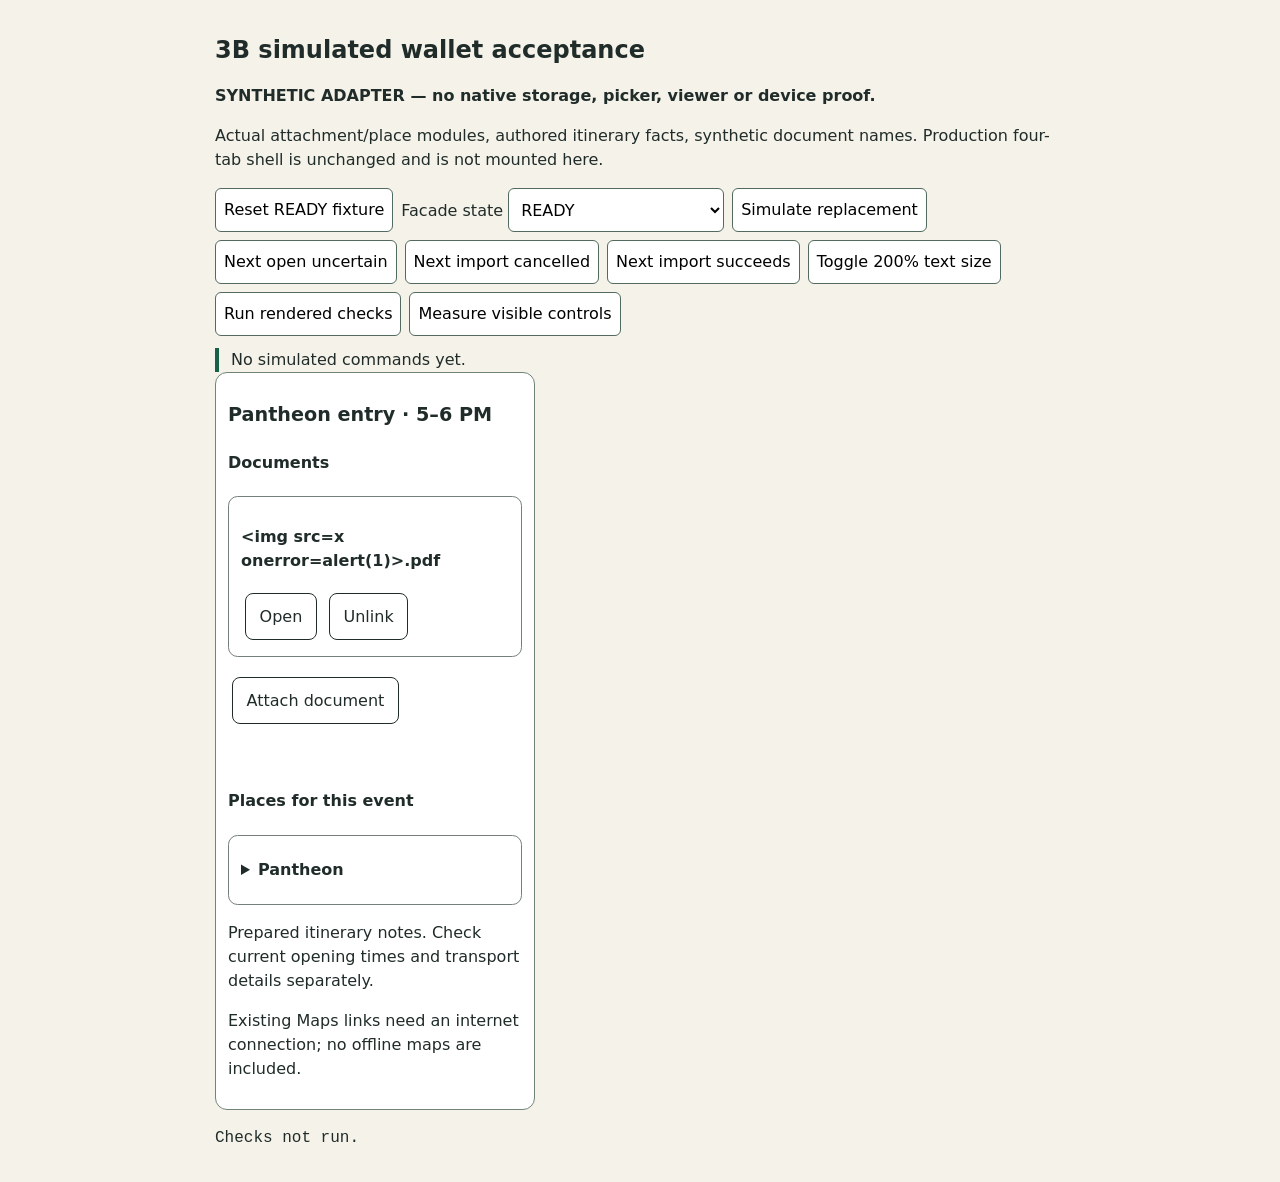
<file: tests/fixtures/3b/index.html>
<!doctype html>
<html lang="en"><head><meta charset="utf-8"><meta name="viewport" content="width=device-width, initial-scale=1">
<title>3B simulated wallet acceptance</title>
<link rel="stylesheet" href="../../../attachments.css"><link rel="stylesheet" href="../../../places.css">
<style>
body{font:16px/1.5 system-ui;background:#f5f2e9;color:#202c29;margin:0;padding:16px}main{max-width:850px;margin:auto}h1{font-size:1.5rem}
.tools{display:flex;flex-wrap:wrap;gap:8px;margin-block:12px}.tools button,.tools select{font:inherit;min-height:44px;padding:8px;border:1px solid #526b5e;border-radius:6px;background:white}
#frame{box-sizing:border-box;width:320px;max-width:100%;padding:12px;background:white;border:1px solid #718478;border-radius:12px}#frame h2{font-size:1.2rem}
#report{white-space:pre-wrap;overflow-wrap:anywhere}#audit{border-left:4px solid #176148;padding-left:12px}.fixture-note{font-weight:650}#sandbox{max-width:320px}
</style></head><body><main>
<h1>3B simulated wallet acceptance</h1><p class="fixture-note">SYNTHETIC ADAPTER — no native storage, picker, viewer or device proof.</p>
<p>Actual attachment/place modules, authored itinerary facts, synthetic document names. Production four-tab shell is unchanged and is not mounted here.</p>
<div class="tools"><button id="reset">Reset READY fixture</button><label>Facade state <select id="state"><option>READY</option><option>READ_ONLY</option><option>UNSUPPORTED</option><option>RECOVERY_REQUIRED</option><option>LOADING</option></select></label>
<button id="replace">Simulate replacement</button><button id="uncertain">Next open uncertain</button><button id="cancel">Next import cancelled</button><button id="import">Next import succeeds</button>
<button id="zoom">Toggle 200% text size</button><button id="run">Run rendered checks</button><button id="measure">Measure visible controls</button></div>
<div id="audit" role="status">No simulated commands yet.</div>
<div id="frame"><h2>Pantheon entry · 5–6 PM</h2><div id="attachments"></div><div id="places"></div></div>
<pre id="report" role="status">Checks not run.</pre><div id="sandbox"></div>
</main><script src="../../../attachments.js"></script><script src="../../../places.js"></script><script src="facade.js"></script><script src="browser.js"></script></body></html>
</file>
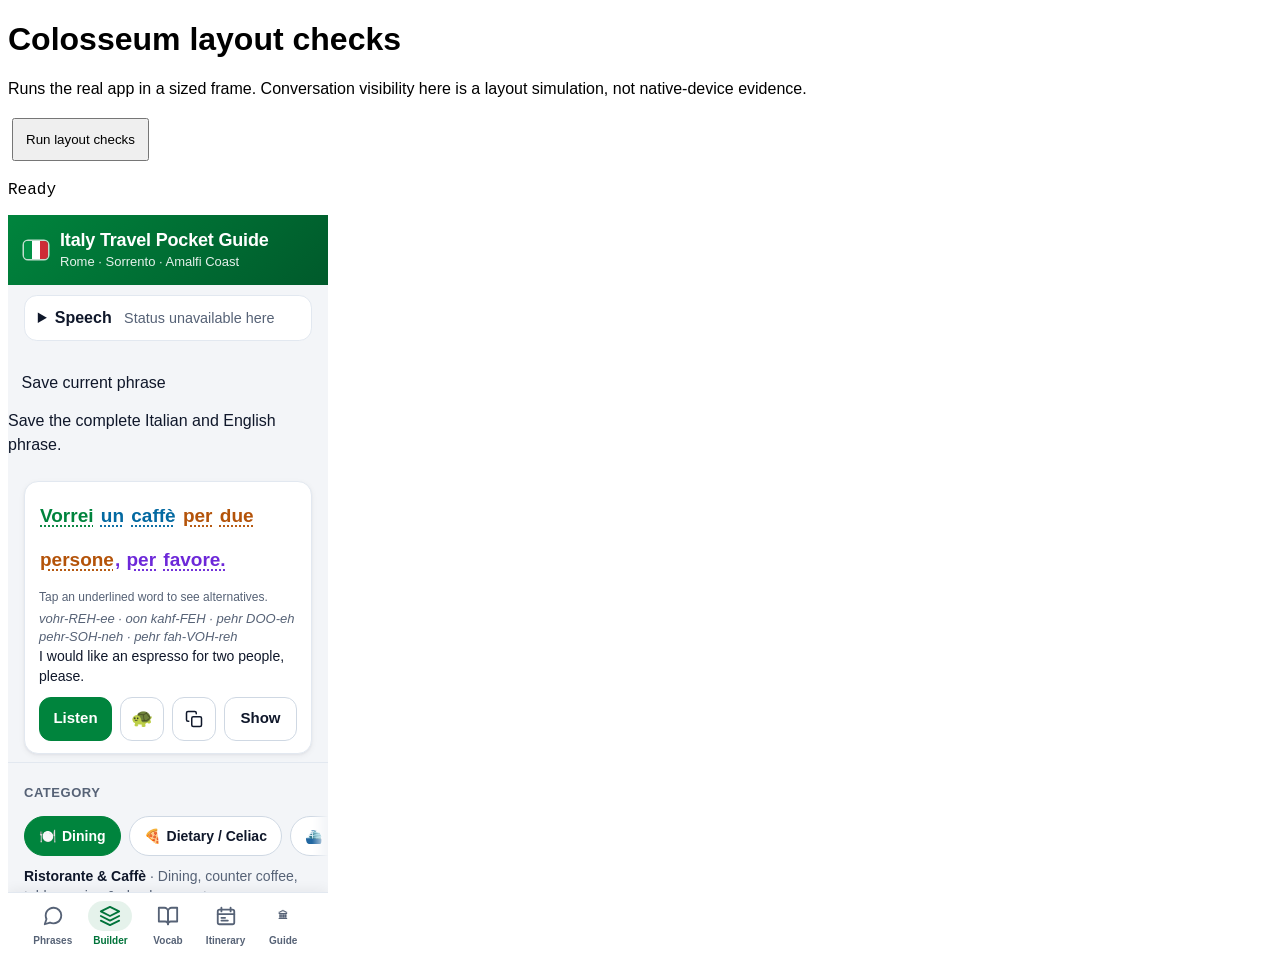
<file: tests/colosseum-browser.html>
<!doctype html>
<html lang="en"><meta charset="utf-8"><meta name="viewport" content="width=device-width,initial-scale=1">
<title>Colosseum layout checks</title>
<style>body{font:16px sans-serif}button{padding:12px;margin:4px}iframe{display:block;border:0;height:740px;max-width:100%}pre{white-space:pre-wrap}</style>
<h1>Colosseum layout checks</h1>
<p>Runs the real app in a sized frame. Conversation visibility here is a layout simulation, not native-device evidence.</p>
<button id="run">Run layout checks</button><pre id="result">Ready</pre>
<iframe id="app" src="../index.html" title="Actual application"></iframe>
<script>
const frame = document.getElementById('app');
frame.style.width = (Number(new URLSearchParams(location.search).get('width')) || 320) + 'px';
document.getElementById('run').onclick = async () => {
  const doc = frame.contentDocument, win = frame.contentWindow, result = [];
  try {
    doc.querySelector('#tab-guide').click();
    doc.querySelector('#conversationNav').hidden = false;
    for (const scale of ['100%', '200%']) {
      doc.documentElement.style.fontSize = scale;
      await new Promise(resolve => win.requestAnimationFrame(resolve));
      const overflow = doc.documentElement.scrollWidth > win.innerWidth;
      const targets = [...doc.querySelectorAll('.tabbar .tab')].filter(node => !node.hidden).map(node => ({label:node.innerText.trim(),width:node.getBoundingClientRect().width,height:node.getBoundingClientRect().height}));
      if (overflow || targets.some(t => t.width < 44 || t.height < 44)) throw Error(JSON.stringify({scale,overflow,targets}));
      result.push(scale + ': no overflow; all navigation targets at least 44 × 44');
    }
    document.getElementById('result').textContent = result.join('\n') + '\nPASS';
  } catch (error) { document.getElementById('result').textContent = 'FAIL: ' + error.message; }
};
</script></html>
</file>
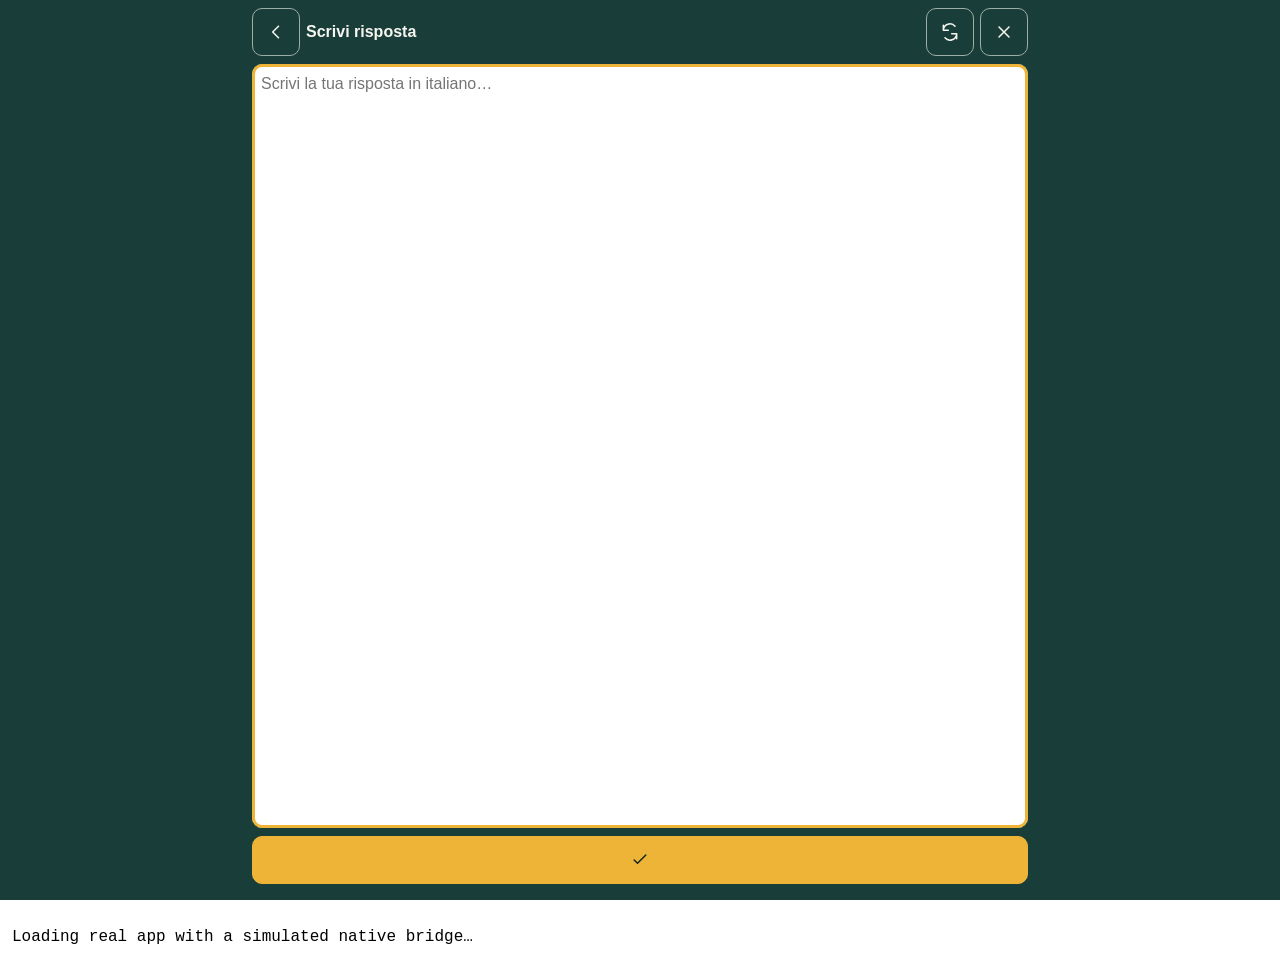
<file: tests/conversation-browser.html>
<!doctype html>
<html lang="en"><meta charset="utf-8"><meta name="viewport" content="width=device-width,initial-scale=1">
<title>Conversation layout verification</title>
<style>html,body{margin:0;font:16px system-ui}iframe{border:0;display:block}pre{white-space:pre-wrap}#results{padding:12px}</style>
<iframe id="app" title="Conversation preview"></iframe><pre id="results">Loading real app with a simulated native bridge…</pre>
<script src="conversation-browser.js"></script>
</html>
</file>
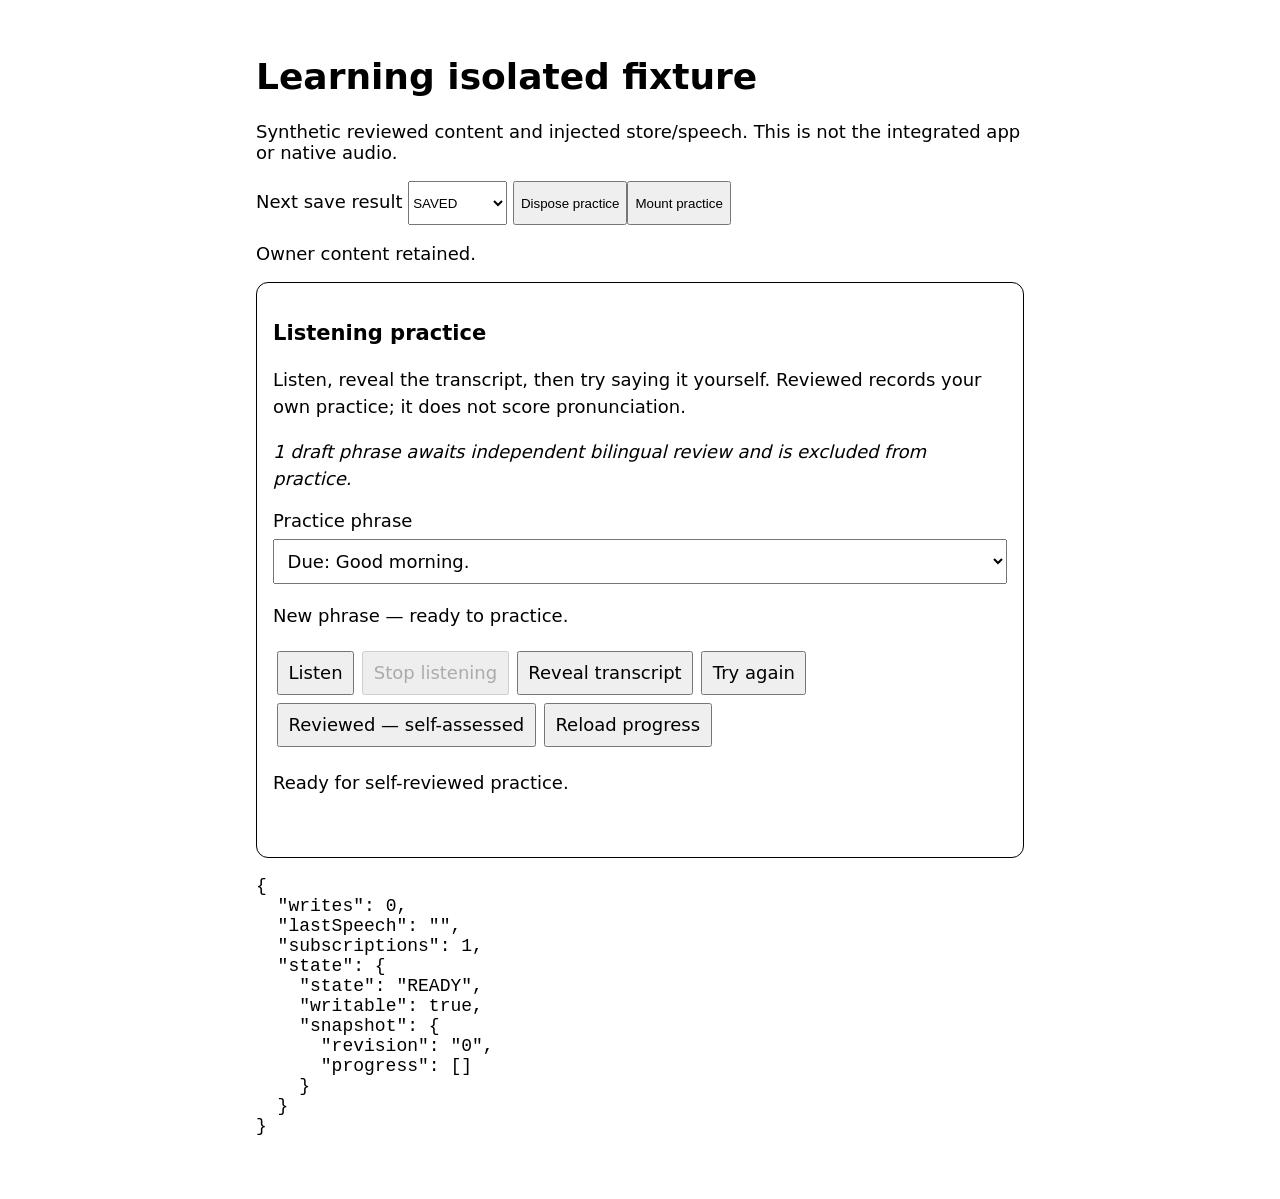
<file: tests/learning-browser.html>
<!doctype html>
<html lang="en">
<meta charset="utf-8"><meta name="viewport" content="width=device-width, initial-scale=1">
<title>Learning isolated fixture</title>
<link rel="stylesheet" href="../learning.css">
<style>body{font:18px system-ui;max-width:48rem;margin:1rem auto;padding:1rem}button,select{min-height:44px}#fixture-state{white-space:pre-wrap}</style>
<h1>Learning isolated fixture</h1>
<p>Synthetic reviewed content and injected store/speech. This is not the integrated app or native audio.</p>
<label>Next save result <select id="outcome"><option>SAVED</option><option>FAILED</option><option>UNCERTAIN</option></select></label>
<button id="dispose">Dispose practice</button><button id="mount">Mount practice</button>
<div id="practice"><p>Owner content retained.</p></div>
<pre id="fixture-state" role="status"></pre>
<script src="../learning.js"></script>
<script>
'use strict';
const fixtureState = document.getElementById('fixture-state');
const listeners = new Set();
let writes = 0, lastSpeech = '', dispose;
let state = { state: 'READY', writable: true, snapshot: { revision: '0', progress: [] } };
const content = { phrases: [
  { id: 'phrase_example', review: 'reviewed', snapshot: { it: 'Buongiorno.', en: 'Good morning.' } },
  { id: 'phrase_thanks', review: 'reviewed', snapshot: { it: 'Grazie.', en: 'Thank you.' } },
  { id: 'phrase_pending', review: 'draft', snapshot: { it: 'Bozza.', en: 'Draft.' } }
] };
function report() { fixtureState.textContent = JSON.stringify({ writes, lastSpeech, subscriptions: listeners.size, state }, null, 2); }
const services = { content, clock: { now: () => new Date('2026-09-27T23:59:59Z') },
  speech: { listen(text) { lastSpeech = text; report(); }, stop() { lastSpeech = ''; report(); } },
  store: { async load() { return state; }, async getSnapshot() { return state; },
    subscribe(fn) { listeners.add(fn); report(); return () => { listeners.delete(fn); report(); }; },
    async mutate(expectedRevision, change) {
      writes++; const status = document.getElementById('outcome').value;
      if (status !== 'SAVED') { report(); return { status, code: 'FIXTURE_FAILURE' }; }
      if (expectedRevision !== state.snapshot.revision) return { status: 'FAILED', code: 'REVISION_CONFLICT' };
      state = structuredClone(state); state.snapshot.revision = String(BigInt(expectedRevision) + 1n);
      const prior = state.snapshot.progress.find(x => x.phraseId === change.phraseId);
      if (prior) { prior.reviewCount++; prior.lastReviewedAtUtc = change.reviewedAtUtc; }
      else state.snapshot.progress.push({ phraseId: change.phraseId, reviewCount: 1, lastReviewedAtUtc: change.reviewedAtUtc });
      listeners.forEach(fn => fn(state)); report(); return { status: 'SAVED', revision: state.snapshot.revision };
    }
  }
};
function mount() { if (dispose) dispose(); dispose = ItalyLearning.mount(document.getElementById('practice'), services); report(); }
document.getElementById('mount').addEventListener('click', mount);
document.getElementById('dispose').addEventListener('click', () => { if (dispose) dispose(); dispose = null; report(); });
mount();
</script>
</html>
</file>
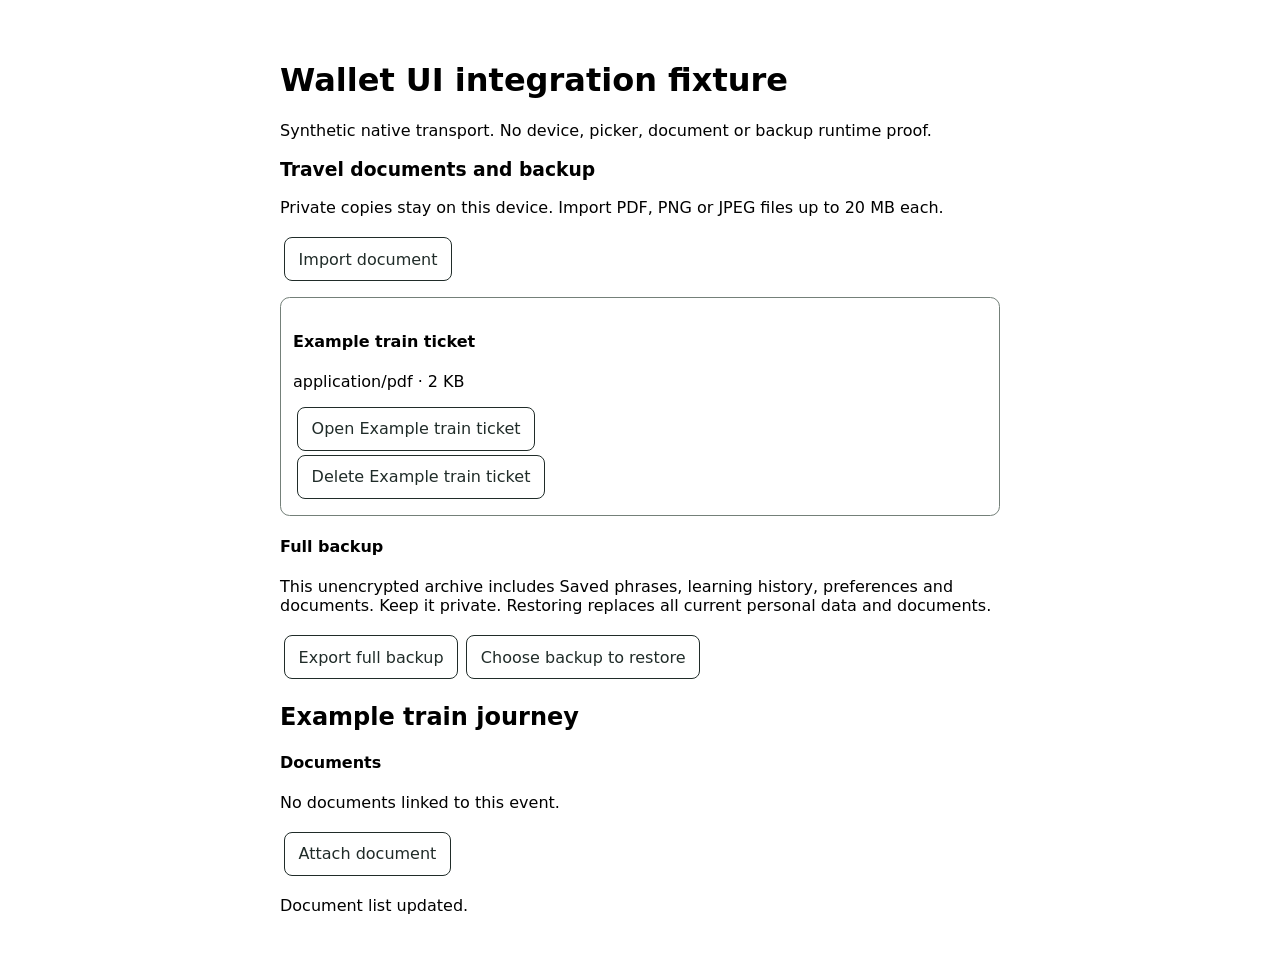
<file: tests/fixtures/wallet-integration.html>
<!doctype html><html lang="en"><meta charset="utf-8"><meta name="viewport" content="width=device-width,initial-scale=1"><title>Wallet UI integration fixture</title>
<link rel="stylesheet" href="../../attachments.css"><style>body{font:16px system-ui;max-width:720px;margin:24px auto;padding:16px}button{padding:10px;margin:4px}</style>
<h1>Wallet UI integration fixture</h1><p>Synthetic native transport. No device, picker, document or backup runtime proof.</p><main id="overview"></main><section id="event"><h2>Example train journey</h2></section><p id="operations" role="status"></p>
<script src="../../wallet.js"></script><script src="../../wallet-ui.js"></script><script src="../../attachments.js"></script>
<script>
'use strict';
const documentId='doc_'+'a'.repeat(32),generationId='gen_'+'b'.repeat(32),token='preview_'+'c'.repeat(32);
let revision='1',attachments=[],notify;
const pair=()=>({userRevision:revision,walletGenerationId:generationId,walletRevision:'1'});
const state=()=>({state:'READY',writable:true,snapshot:{revision,wallet:{generationId,revision:'1'},attachments}});
const store={subscribe(fn){notify=fn;fn(state());return()=>{};},getSnapshot:async()=>state()};
const host={subscribeIdle(){return()=>{};},async wallet(op,expected,args){
 if(op==='snapshot')return{status:'OK',value:{...pair(),documents:[{documentId,displayName:'Example train ticket',mediaType:'application/pdf',byteLength:1200}]}};
 document.getElementById('operations').textContent='Synthetic command: '+op;
 if(op==='archive-preview')return{status:'OK',value:{token,documents:1}};
 if(op==='archive-cancel'||op==='import-document')return{status:'CANCELLED',value:{}};
 if(op==='open-document')return{status:'OPENED',value:{}};
 if(op==='archive-export')return{status:'OK',value:{}};
 if(op==='attach')attachments=[args.relation];else if(op==='unlink')attachments=[];else return{status:'FAILED',code:'UNSUPPORTED'};
 revision=String(BigInt(revision)+1n);notify(state());return{status:'SAVED',value:pair()};
}};
const wallet=ItalyWallet.create({store,host});
ItalyWalletUI.mount(document.getElementById('overview'),{wallet,reload:()=>location.reload(),relationLabel:()=> 'Example train journey'});
ItalyAttachments.mount(document.getElementById('event'),{tripId:'trip_example',eventId:'event_train',wallet});
</script></html>
</file>
<file: conversation.css>
.header-actions{display:flex;align-items:center;gap:8px}
.conversation-entry{border:1px solid #fff;border-radius:999px;background:transparent;color:#fff;padding:8px 11px;font:inherit;font-size:.8rem;font-weight:700}
.conversation-dialog{--paper:#f8f6f0;--ink:#193e39;--gold:#edb438;--gap:8px;position:fixed;inset:0;top:var(--conversation-top,0px);width:100%;max-width:none;height:var(--conversation-height,100dvh);max-height:none;margin:0;padding:0;border:0;background:var(--paper);color:var(--ink);overflow:hidden;overscroll-behavior:none}
.conversation-dialog::backdrop{background:#193e39}
.conversation-dialog *{box-sizing:border-box}
.conversation-dialog [hidden]{display:none!important}
.conversation-shell{height:100%;display:grid;grid-template-rows:auto minmax(0,1fr) auto;gap:var(--gap);padding:max(8px,env(safe-area-inset-top)) max(12px,env(safe-area-inset-right)) max(8px,env(safe-area-inset-bottom)) max(12px,env(safe-area-inset-left));max-width:800px;margin:auto}
.conversation-dialog[data-facing="it"]{background:var(--ink);color:var(--paper)}
.conversation-dialog[data-rotated="true"] .conversation-shell{transform:rotate(180deg)}
.conversation-dialog[data-rotated="true"] .conversation-user-card{transform:rotate(180deg)}
.conversation-top{display:flex;align-items:center;gap:6px;min-width:0}
.conversation-top h2{flex:1;font-size:1rem;line-height:1.2;margin:0;min-width:0;overflow-wrap:anywhere}
.conversation-dialog button{font:inherit;font-size:1rem;font-weight:650;line-height:1.2;min-width:48px;min-height:48px;padding:8px 10px;border:1px solid #9caea6;border-radius:10px;background:transparent;color:inherit;cursor:pointer;overflow-wrap:anywhere;white-space:normal}
.conversation-dialog button:disabled{opacity:.45;cursor:default}
.conversation-dialog button:focus-visible,.conversation-dialog textarea:focus-visible{outline:3px solid var(--gold);outline-offset:-3px}
.conversation-dialog .conversation-primary{background:var(--gold);color:#172621;border-color:var(--gold)}

.conversation-dialog .conversation-icon svg{display:block;width:20px;height:20px}
.conversation-screen{min-height:0;display:grid;grid-template-rows:minmax(0,1fr) auto;gap:var(--gap)}
.conversation-body{min-height:0;min-width:0;display:flex;flex-direction:column;justify-content:center;gap:8px;overflow:hidden}
.conversation-user-card{border:1px solid rgba(255,255,255,.2);border-radius:10px;padding:6px 10px;background:rgba(255,255,255,.07);display:flex;flex-direction:column;gap:2px;max-width:100%;flex-shrink:0;transform-origin:center center}
.conversation-user-eyebrow{font-size:.72rem;font-weight:700;letter-spacing:.06em;text-transform:uppercase;color:var(--gold);margin:0;opacity:.9}
.conversation-user-text{margin:0;font-size:clamp(.95rem,2.8vw,1.25rem);line-height:1.3;font-weight:600;white-space:pre-wrap;overflow-wrap:anywhere}
.conversation-text{white-space:pre-wrap;overflow-wrap:anywhere;margin:0;font-size:clamp(1.4rem,4.5vw,2.5rem);line-height:1.3;font-weight:650}
.conversation-body[data-small] .conversation-text{font-size:1rem;line-height:1.4;font-weight:400}
.conversation-actions{display:flex;gap:6px;align-items:stretch;min-width:0}
.conversation-actions>button{flex:1 1 0;min-width:48px;display:inline-flex;flex-direction:column;align-items:center;justify-content:center;gap:3px;text-align:center;padding:6px 2px;font-size:clamp(.75rem,2.5vw,.85rem);line-height:1.15}
.conversation-btn-icon{display:inline-flex;align-items:center;justify-content:center;flex-shrink:0;width:18px;height:18px;font-size:15px;line-height:1}
.conversation-btn-icon svg{display:block;width:18px;height:18px}
.conversation-actions button span:not(.conversation-btn-icon){max-width:100%;overflow-wrap:anywhere;word-break:break-word}
.conversation-actions>button:only-child{flex-direction:row;gap:6px;padding:6px 8px;font-size:.9rem}
.conversation-pager{display:grid;grid-template-columns:1fr auto 1fr;align-items:center;gap:8px;min-height:48px}
.conversation-pager span{min-width:44px;text-align:center;font-size:.85rem;font-variant-numeric:tabular-nums}
.conversation-pager button{border-color:transparent}
.conversation-attribution{margin:0;flex:none}
.conversation-attribution img{max-width:150px;height:auto;display:block}
.conversation-dialog textarea{width:100%;height:100%;min-height:0;resize:none;border:1px solid #9caea6;border-radius:10px;background:#fff;color:#182321;padding:8px;font:inherit;font-size:1rem;line-height:1.4;overflow:hidden;overscroll-behavior:none;white-space:pre-wrap;overflow-wrap:anywhere}
.conversation-choices{display:flex;flex-direction:column;justify-content:center;gap:8px;min-height:0;flex:0 0 auto}
.conversation-choices button,.conversation-chips button{flex-shrink:0}
.conversation-chip{display:flex;flex-direction:column;align-items:flex-start;text-align:left;width:100%;gap:4px}
.conversation-chip small{font-size:.9rem;font-weight:400}
.conversation-chip[aria-pressed="true"]{background:#dceae1;border-color:#193e39}
.conversation-readiness-action{display:block;width:100%;margin-bottom:4px}
.conversation-measure{position:fixed!important;visibility:hidden!important;pointer-events:none!important;left:0!important;top:0!important;height:auto!important;max-height:none!important;margin:0!important;transform:none!important;contain:layout style}
.conversation-dialog[data-compact-editor="true"] .conversation-shell{grid-template-rows:auto minmax(0,1fr);gap:4px;padding:4px 8px}
.conversation-dialog[data-compact-editor="true"] .conversation-screen{grid-template-rows:minmax(0,1fr);gap:0}
.conversation-dialog[data-compact-editor="true"] .conversation-pager{flex:1;gap:4px;min-width:0;grid-template-columns:48px auto 48px}
.conversation-dialog[data-compact-editor="true"] .conversation-pager span{min-width:0}
.conversation-dialog[data-compact-editor="true"] .conversation-icon{font-size:1rem}
.conversation-dialog[data-compact-editor="true"] textarea{padding:4px}
@media(max-height:400px){.conversation-dialog{--gap:4px}.conversation-shell{padding:4px 8px}.conversation-text{font-size:1.25rem}.conversation-top h2{font-size:.9rem}.conversation-dialog button{padding:5px 8px}.conversation-user-card{padding:4px 8px;gap:1px}.conversation-user-eyebrow{font-size:.65rem}.conversation-user-text{font-size:.9rem;line-height:1.2}}
@media(min-width:540px), (max-height:400px){.conversation-actions>button{flex-direction:row;gap:6px;padding:5px 8px;font-size:.9rem}}
@media(prefers-reduced-motion:reduce){.conversation-dialog *{scroll-behavior:auto}}
.conversation-dialog .conversation-icon{padding:8px;display:flex;align-items:center;justify-content:center}
.conversation-icon svg{display:block;width:24px;height:24px;flex:none;fill:none;stroke:currentColor;stroke-width:1.8;stroke-linecap:round;stroke-linejoin:round;pointer-events:none}
</file>
<file: today.css>
.italy-today {
  margin-block: 1rem;
  padding: 1rem;
  border: 1px solid var(--border, #cfd8e3);
  border-radius: 1rem;
  background: var(--surface, #fff);
  color: var(--text, #0f172a);
  overflow-wrap: anywhere;
}
.italy-today .italy-today-heading { margin: 0 0 1rem; font-size: 1.25rem; }
.italy-today .italy-today-controls { display: flex; align-items: end; flex-wrap: wrap; gap: .75rem; }
.italy-today .italy-today-picker { display: grid; flex: 1 1 14rem; gap: .4rem; min-width: 0; }
.italy-today button,
.italy-today select {
  min-height: 44px;
  min-width: 44px;
  padding: .65rem .8rem;
  border: 1px solid var(--border-strong, #64748b);
  border-radius: .65rem;
  background: var(--surface, #fff);
  color: var(--text, #0f172a);
  font: inherit;
}
.italy-today select { width: 100%; max-width: 100%; }
.italy-today button { cursor: pointer; white-space: normal; }
.italy-today button:focus-visible,
.italy-today select:focus-visible { outline: 3px solid var(--accent-text, #00733a); outline-offset: 3px; }
.italy-today .italy-today-reset[aria-pressed="true"] { background: var(--accent-soft, #e2f2e8); }
.italy-today .italy-today-status { color: var(--muted, #566276); line-height: 1.5; }
.italy-today .italy-today-summary { border-top: 1px solid var(--border, #cfd8e3); padding-top: 1rem; }
.italy-today .italy-today-day-title { margin: 0 0 .35rem; font-size: 1.1rem; }
.italy-today .italy-today-date { margin: 0 0 .75rem; color: var(--muted, #566276); }
.italy-today .italy-today-events { margin: 0; padding-inline-start: 1.5rem; }
.italy-today .italy-today-event { padding-block: .5rem; line-height: 1.5; }
.italy-today .italy-today-time { display: block; font-weight: 700; }
.italy-today .italy-today-open { margin-top: 1rem; }
.italy-today [hidden] { display: none !important; }
</file>
<file: speech-readiness.css>
.speech-readiness {
  margin-block: .6rem;
  color: var(--text, #0f172a);
  background: var(--surface, #ffffff);
  border: 1px solid var(--border, #e2e8f0);
  border-radius: .8rem;
}
.speech-readiness__toggle { min-height: 44px; padding: .65rem .8rem; line-height: 1.5; cursor: pointer; }
.speech-readiness__label { font-weight: 700; }
.speech-readiness__caption { margin-inline-start: .5rem; font-size: .9rem; color: var(--muted, #566276); }
.speech-readiness__body { padding: 0 .8rem .8rem; }
.speech-readiness p { margin: .6rem 0; line-height: 1.5; }
.speech-readiness__list { margin: 1rem 0; }
.speech-readiness__row { padding-block: .7rem; border-top: 1px solid var(--border, #e2e8f0); }
.speech-readiness dt { font-weight: 700; }
.speech-readiness dd { margin: .2rem 0 0; }
.speech-readiness__report { display: inline-block; font-weight: 700; }
.speech-readiness__report[data-readiness="reported-ready"] { color: var(--accent-text, #00733a); }
.speech-readiness__help { display: block; margin-top: .15rem; }
.speech-readiness__help, .speech-readiness__note { font-size: .9rem; color: var(--muted, #566276); }
.speech-readiness__actions { display: flex; flex-wrap: wrap; gap: .6rem; margin-top: 1rem; }
.speech-readiness button {
  min-height: 44px;
  padding: .65rem .9rem;
  border: 1px solid var(--border, #e2e8f0);
  border-radius: .65rem;
  color: var(--accent-text, #00733a);
  background: var(--surface-2, #eef2f6);
  font: inherit;
  font-weight: 700;
  cursor: pointer;
}
.speech-readiness button:focus-visible, .speech-readiness__toggle:focus-visible { outline: 3px solid var(--accent-text, #00733a); outline-offset: 3px; }
.speech-readiness [hidden] { display: none !important; }
.speech-readiness__action-status:empty { display: none; }
@media (min-width: 38rem) {
  .speech-readiness__row { display: grid; grid-template-columns: minmax(0, 1fr) minmax(0, 1.3fr); gap: 1rem; }
  .speech-readiness dd { margin: 0; }
}
</file>
<file: trip.css>
#speech-readiness-root { max-width: 760px; margin: 0 auto; padding: 0 16px; }
.transport-pack { margin-block: 24px; }
.transport-pack h2 { font-size: 1.3rem; }
.transport-toggle { cursor: pointer; min-height: 44px; padding: 14px 16px; background: var(--surface); border: 1px solid var(--border); border-radius: 12px; font-weight: 650; color: var(--accent-text); }
.transport-intro, .transport-note { color: var(--muted); line-height: 1.5; }
.transport-card { padding: 16px; margin-block: 12px; overflow-wrap: anywhere; }
.transport-actions { display: flex; flex-wrap: wrap; gap: 8px; margin-block: 12px; }
.transport-pack button, .transport-example summary { min-height: 44px; }
.transport-example { border-top: 1px solid var(--border); margin-top: 16px; }
.transport-example summary { padding-block: 12px; cursor: pointer; font-weight: 650; color: var(--accent-text); }
.transport-example p { margin-block: 8px; }
.transport-note { font-size: .85rem; }
.transport-pack :focus-visible { outline: 3px solid var(--accent-text); outline-offset: 3px; }
.itinerary-day { scroll-margin-top: 16px; }
</file>
<file: saved.css>
.italy-saved { margin-block: 1rem; }
.italy-saved button { min-height: 44px; min-width: 44px; margin: .25rem .5rem .25rem 0; padding: .6rem .85rem; cursor: pointer; }
.italy-saved button:disabled { cursor: default; opacity: .55; }
.italy-saved button:focus-visible { outline: 3px solid currentColor; outline-offset: 3px; }
.saved-list { list-style: none; padding: 0; }
.saved-list > li, .saved-preview { border: 1px solid currentColor; border-radius: .6rem; padding: .8rem; margin-block: .75rem; }
.saved-italian { font-weight: 700; }
.saved-list p, .saved-status, .saved-disclosure, .saved-preview p { overflow-wrap: anywhere; white-space: pre-wrap; }
.saved-warning { border-inline-start: .25rem solid currentColor; padding-inline-start: .75rem; }
.saved-status { min-height: 1.5em; }
</file>
<file: learning.css>
.italy-learning { border: 1px solid currentColor; border-radius: .75rem; padding: 1rem; margin-block: 1rem; }
.italy-learning p { line-height: 1.5; overflow-wrap: anywhere; }
.italy-learning select { display: block; width: 100%; max-width: 100%; margin-block: .5rem; }
.italy-learning button, .italy-learning select { min-height: 44px; min-width: 44px; font: inherit; padding: .6rem; }
.italy-learning button { margin: .25rem; }
.italy-learning :focus-visible { outline: 3px solid currentColor; outline-offset: 3px; }
.italy-learning [data-learning="transcript"] { border-inline-start: 3px solid currentColor; padding-inline-start: 1rem; }
.italy-learning [data-learning="transcript"] [lang="it"] { font-size: 1.15em; font-weight: 600; }
.italy-learning [data-learning="draft"] { font-style: italic; }
.italy-learning [data-learning="status"] { min-height: 3em; }
.italy-learning [hidden] { display: none !important; }
.learning-pack { margin: 1rem 0; }
.learning-pack > summary { min-height: 44px; padding: .75rem; cursor: pointer; }
#personal-status { margin: .75rem; padding: .75rem; border: 1px solid currentColor; }
</file>
<file: attachments.css>
.italy-attachments { margin-block: 1rem; overflow-wrap: anywhere; min-width: 0; }
.italy-attachments button { min-height: 44px; min-width: 44px; max-width: 100%; padding: .65rem .85rem; margin: .25rem; font: inherit; color: var(--text, #202c29); background: var(--surface, #fff); border: 1px solid currentColor; border-radius: .5rem; white-space: normal; overflow-wrap: anywhere; cursor: pointer; }
.italy-attachments button:disabled { opacity: .6; cursor: default; }
.italy-attachments :focus-visible { outline: 3px solid var(--accent-text, #14624d); outline-offset: 3px; }
.attachment-list { padding: 0; list-style: none; }
.attachment-list > li, .attachment-panel { border: 1px solid var(--border, #748079); padding: .75rem; border-radius: .6rem; margin-block: .75rem; }
.attachment-name { font-weight: 650; white-space: pre-wrap; }
.attachment-actions { display: flex; flex-wrap: wrap; gap: .25rem; }
.attachment-panel button { display: block; }
.attachment-status { min-height: 1.5em; }
.attachment-status[role="alert"] { font-weight: 650; }
</file>
<file: places.css>
.italy-places { min-width: 0; margin-block: 1rem; overflow-wrap: anywhere; }
.itinerary-events > li > .italy-places { grid-column: 1 / -1; }
.place-card { border: 1px solid var(--border, #748079); border-radius: .6rem; padding: .75rem; margin-block: .75rem; }
.place-card summary { min-height: 44px; min-width: 44px; box-sizing: border-box; padding-block: .65rem; cursor: pointer; font-weight: 650; }
.place-card summary:focus-visible { outline: 3px solid var(--accent-text, #14624d); outline-offset: 3px; }
.place-card ul { padding-inline-start: 1.25rem; }
.place-notice { line-height: 1.5; }
</file>
<file: destination-guide.css>
.destination-guide { margin: 12px 18px 18px; border: 1px solid var(--border); border-radius: 14px; background: var(--surface, #fff); overflow: hidden; }
.destination-summary { padding: 16px; cursor: pointer; min-height: 48px; color: var(--text); }
.destination-title { display: inline; font-size: 1rem; margin: 0; font-weight: 750; }
.destination-kicker { display: block; margin: 5px 0 0 18px; color: var(--accent-text); font-size: .82rem; letter-spacing: .03em; }
.destination-intro, .destination-notice { margin: 0; padding: 0 16px 14px; font-size: .88rem; line-height: 1.55; color: var(--muted); }
.destination-category { border-top: 1px solid var(--border); }
.destination-category > summary { padding: 14px 16px; font-weight: 700; cursor: pointer; min-height: 48px; }
.destination-cards { padding: 0 12px 14px; display: grid; grid-template-columns: repeat(auto-fit, minmax(min(100%, 280px), 1fr)); gap: 12px; }
.destination-card { min-width: 0; border: 1px solid var(--border); border-radius: 12px; overflow: hidden; background: var(--bg, #faf9f6); }
.destination-photo { margin: 0; background: var(--surface, #fff); }
.destination-photo img { display: block; width: 100%; height: auto; max-height: 260px; object-fit: contain; }
.destination-photo img[hidden] { display: none; }
.destination-photo figcaption { padding: 6px 12px; color: var(--muted); font-size: .72rem; line-height: 1.4; }
.destination-card-body { padding: 12px; overflow-wrap: anywhere; }
.destination-card-body h5 { margin: 0 0 8px; font-size: 1rem; line-height: 1.4; }
.destination-card-body p { margin: 8px 0; line-height: 1.5; font-size: .88rem; }
.destination-tip { border-left: 3px solid var(--accent, #a34d31); padding-left: 10px; }
.destination-venue { color: var(--muted); }
.destination-alcohol { display: inline-block; font-size: .7rem; border: 1px solid var(--border); padding: 3px 7px; border-radius: 20px; }
.destination-map { display: inline-flex; align-items: center; min-height: 44px; padding: 0 14px; margin-top: 3px; border: 1px solid var(--border); border-radius: 8px; color: var(--accent-text); font-weight: 650; }
.destination-credit { margin-top: 10px; color: var(--muted); font-size: .76rem; }
.destination-credit summary { min-height: 44px; padding-block: 12px; cursor: pointer; }
.destination-credit p { font-size: .76rem; }
.destination-source { user-select: text; overflow-wrap: anywhere; }
.destination-event-link { display: block; grid-column: 1 / -1; min-height: 44px; padding: 10px 0; color: var(--accent-text); font-size: .85rem; }
.destination-photo-missing { padding: 20px; color: var(--muted); }
.destination-guide :focus-visible, .destination-event-link:focus-visible { outline: 3px solid var(--accent-text); outline-offset: 3px; }
@media (max-width: 380px) { .destination-guide { margin-inline: 10px; } .destination-cards { padding-inline: 8px; } }
</file>
<file: colosseum-guide.css>
#panel-guide { max-width: 760px; margin-inline: auto; }
.guide-hero { margin-top: 20px; }
.guide-eyebrow { color: var(--muted); font-size: .78rem; font-weight: 700; letter-spacing: .08em; margin-bottom: 8px; }
.guide-hero h2 { font-family: Georgia, serif; font-size: clamp(2rem, 7vw, 3.2rem); line-height: 1.08; margin-bottom: 12px; }
.guide-hero > p:not(.guide-eyebrow) { color: var(--muted); line-height: 1.6; }
.guide-photo { margin: 18px 0; }
.guide-photo img { display: block; width: 100%; height: auto; max-height: 460px; object-fit: contain; background: var(--surface-2); border-radius: var(--radius); }
.guide-photo figcaption { color: var(--muted); font-size: .8rem; line-height: 1.5; margin-top: 8px; }
.guide-photo-fallback { background: var(--surface-2); padding: 24px; border-radius: var(--radius); }
.guide-photo [hidden] { display: none; }
.guide-actions, .guide-controls { display: flex; gap: 10px; flex-wrap: wrap; align-items: center; }
.guide-button, .guide-stop-choice, .guide-event-link { min-height: 44px; padding: 10px 14px; border: 1px solid var(--accent-text); border-radius: 12px; background: var(--accent-text); color: var(--bg); font: inherit; font-weight: 650; cursor: pointer; }
.guide-secondary { background: var(--surface); color: var(--accent-text); }
.guide-button:disabled { opacity: .45; cursor: default; }
.guide-note { margin: 18px 0; border-left: 3px solid var(--accent-text); padding: 8px 14px; background: var(--surface-2); border-radius: 0 10px 10px 0; font-size: .88rem; line-height: 1.6; }
.guide-jump { display: grid; grid-template-columns: repeat(2, minmax(0, 1fr)); gap: 8px; margin: 24px 0; scroll-margin-top: 85px; }
.guide-stop-choice { background: var(--surface); color: var(--text); border-color: var(--border-strong); text-align: left; font-size: .85rem; }
.guide-stop-choice[aria-pressed="true"] { color: var(--accent-text); background: var(--accent-soft); border-color: var(--accent-text); }
.guide-stop { background: var(--surface); border: 1px solid var(--border); border-radius: var(--radius); padding: clamp(14px, 4vw, 24px); scroll-margin-top: 85px; }
.guide-stop h3 { font-family: Georgia, serif; font-size: 1.65rem; line-height: 1.2; }
.guide-stop h4 { margin: 14px 0 8px; }
.guide-stop ul { padding-left: 22px; line-height: 1.6; }
.guide-stop li + li { margin-top: 8px; }
.guide-story { margin: 20px 0; line-height: 1.7; }
.guide-gallery { margin-bottom: 20px; }
.guide-gallery h4 { font-family: Georgia, serif; font-size: 1.15rem; }
.guide-gallery .guide-photo { margin-block: 20px; }
.guide-disclosure { border-top: 1px solid var(--border); padding-block: 12px; line-height: 1.6; }
.guide-disclosure summary { cursor: pointer; min-height: 44px; padding-block: 10px; color: var(--accent-text); font-weight: 650; }
.guide-controls { justify-content: space-between; margin: 16px 0 32px; }
.guide-controls .guide-button { padding-inline: 12px; }
.guide-position { font-size: .82rem; color: var(--muted); }
.guide-timeline h3, .guide-onward h3 { font-family: Georgia, serif; font-size: 1.4rem; margin-bottom: 16px; }
.guide-timeline ol { margin-left: 10px; padding-left: 22px; border-left: 2px solid var(--border-strong); list-style: none; }
.guide-timeline li { margin-bottom: 20px; position: relative; line-height: 1.6; }
.guide-timeline li::before { content: ''; position: absolute; width: 10px; height: 10px; left: -28px; top: 8px; border-radius: 50%; background: var(--accent-text); }
.guide-timeline p { color: var(--muted); }
.guide-onward { margin: 30px 0; padding: 20px; background: var(--surface-2); border-radius: var(--radius); line-height: 1.6; }
.guide-onward .guide-button { margin-top: 16px; }
.guide-sources { font-size: .82rem; }
.guide-source-url { overflow-wrap: anywhere; user-select: text; color: var(--muted); }
.guide-credit { margin-top: 20px; }
.guide-event-link { display: block; margin-top: 8px; background: var(--surface); color: var(--accent-text); font-size: .85rem; }
@media (max-width: 359px) { .guide-controls { gap: 6px; } .guide-controls .guide-button { font-size: .85rem; padding-inline: 8px; } }
</file>
